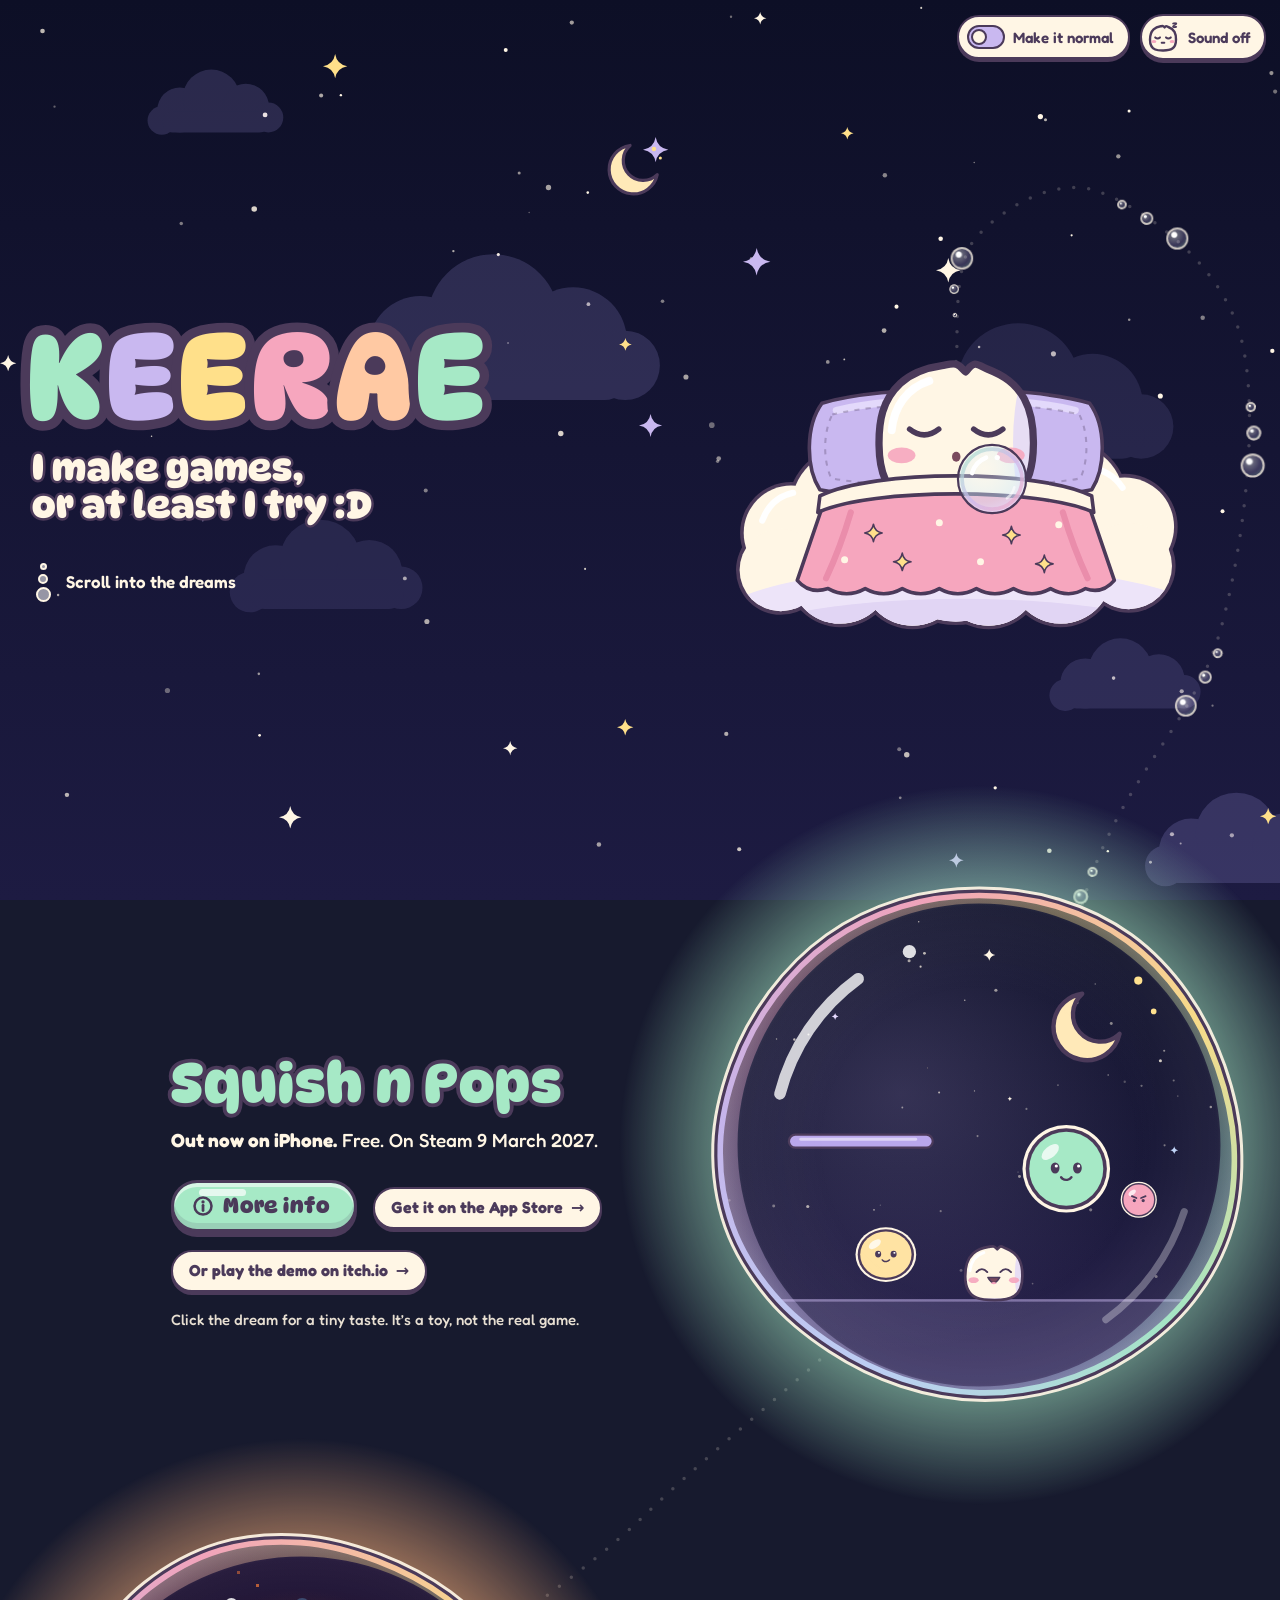
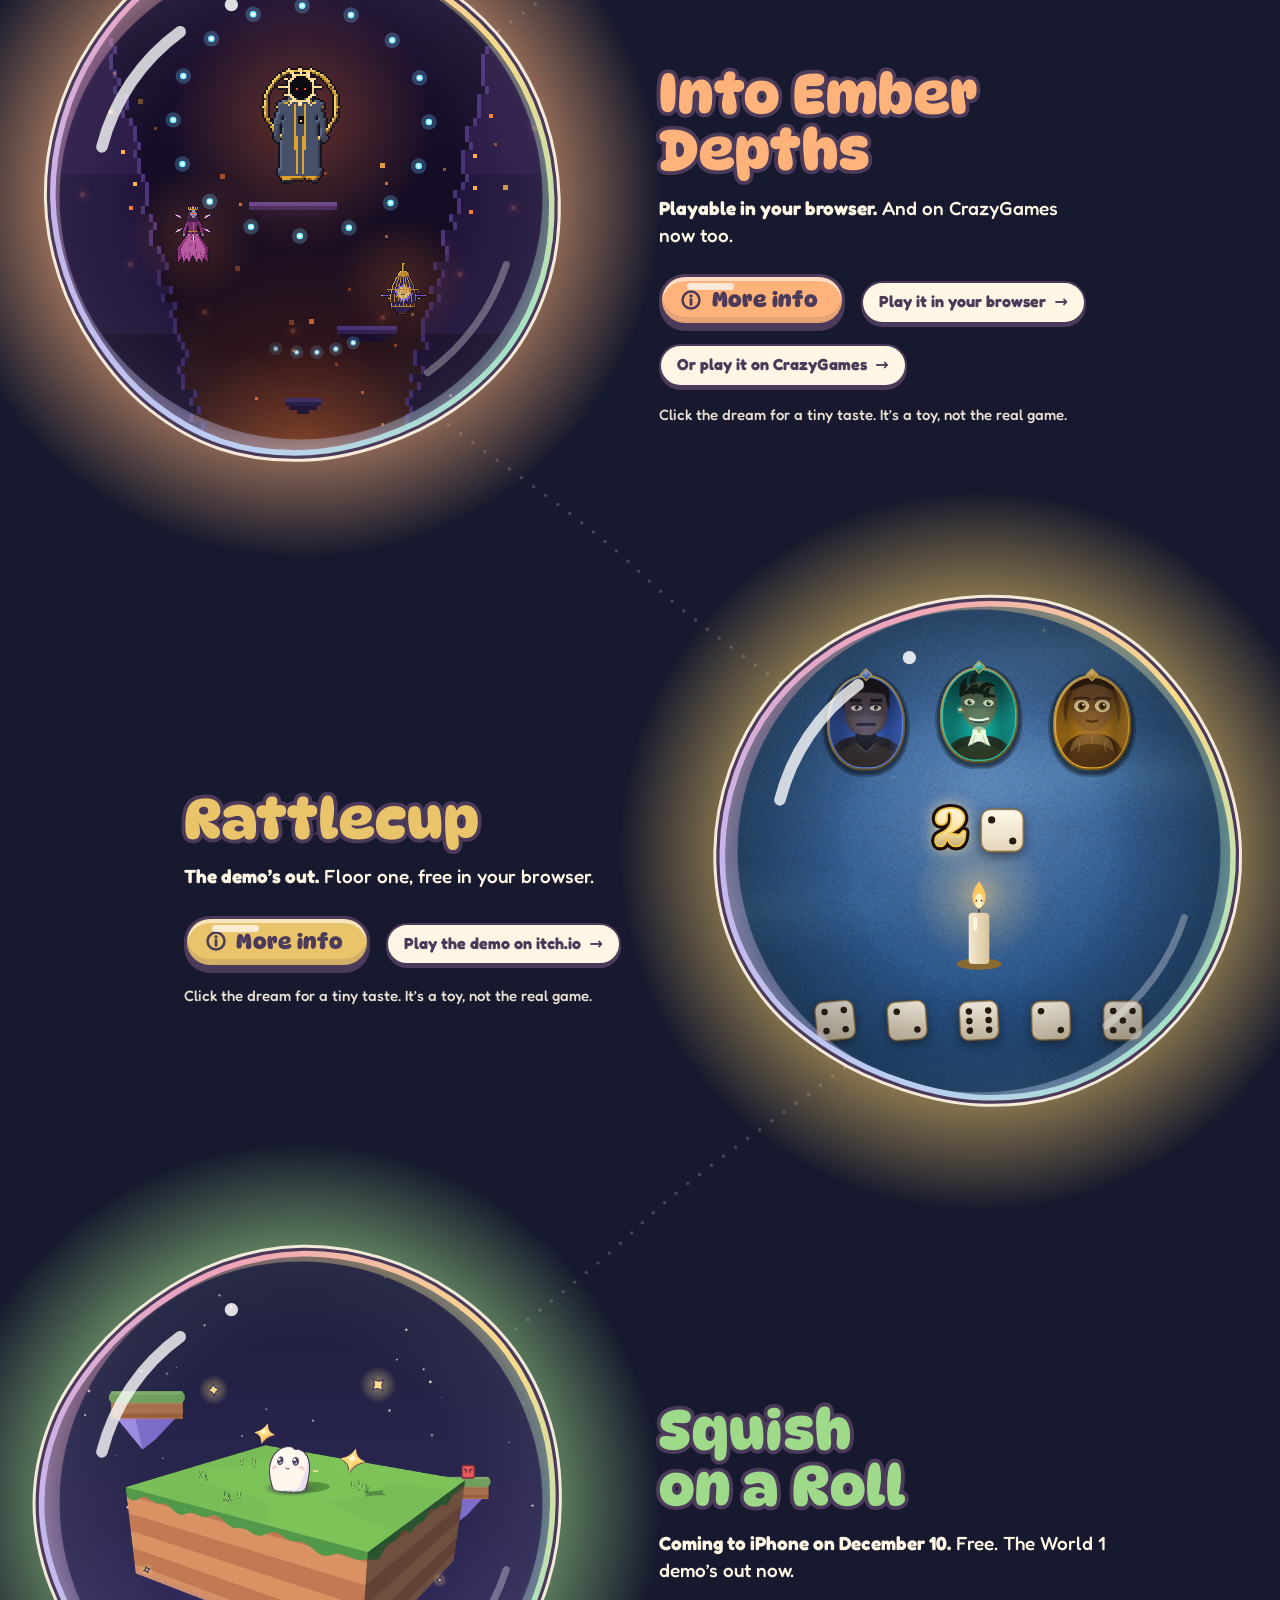
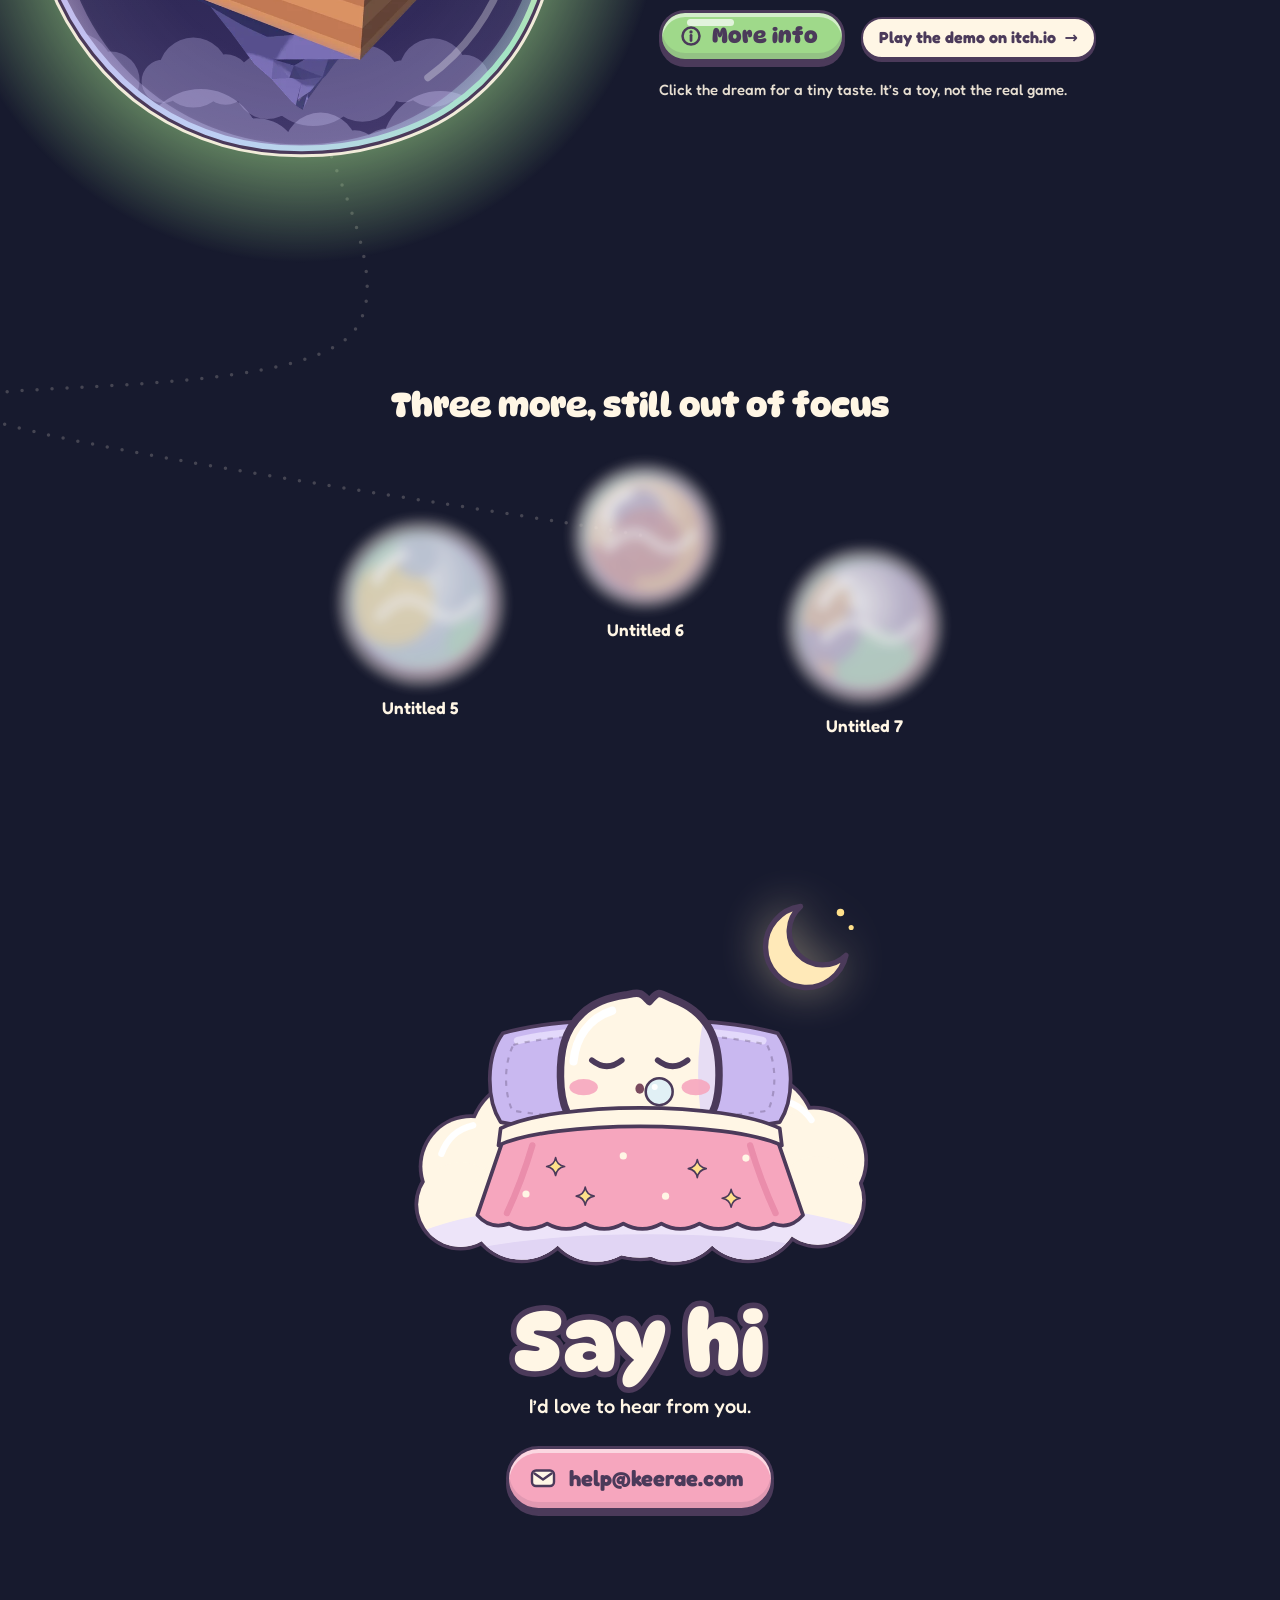
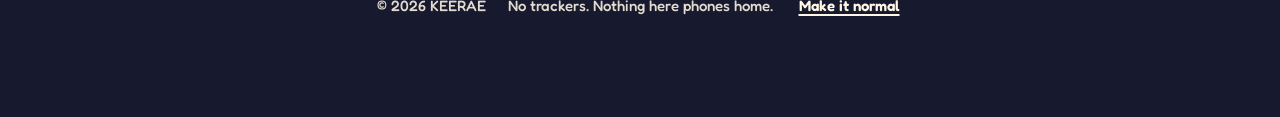
<file: index.html>
<!doctype html>
<html lang="en" class="no-js" data-mode="normal">
<head>
<meta charset="utf-8">
<meta name="viewport" content="width=device-width, initial-scale=1, viewport-fit=cover">
<title>KEERAE. I make games.</title>
<meta name="description" content="I make games, or at least I try. Seven going at once. Four you can poke right here, three still asleep. The code, the art and the music, all mine.">
<link rel="canonical" href="https://keerae.com/">
<meta property="og:type" content="website">
<meta property="og:url" content="https://keerae.com/">
<meta property="og:site_name" content="KEERAE">
<meta property="og:title" content="KEERAE. I make games.">
<meta property="og:description" content="Seven going at once. The code, the art and the music, all mine.">
<meta property="og:image" content="https://keerae.com/img/share.png?v=2">
<meta property="og:image:width" content="1200">
<meta property="og:image:height" content="630">
<meta property="og:image:alt" content="KEERAE. I make games, or at least I try :D. Squish the marshmallow is fast asleep on a cloud under a pink blanket, blowing a sleep bubble.">
<meta name="twitter:card" content="summary_large_image">
<meta name="twitter:title" content="KEERAE. I make games.">
<meta name="twitter:description" content="Seven going at once. The code, the art and the music, all mine.">
<meta name="twitter:image" content="https://keerae.com/img/share.png?v=2">
<meta name="twitter:image:alt" content="KEERAE. I make games, or at least I try :D. Squish the marshmallow is fast asleep on a cloud under a pink blanket, blowing a sleep bubble.">
<meta name="theme-color" content="#D7C7F4" id="theme-color">
<link rel="icon" href="favicon.svg?v=2" type="image/svg+xml">
<link rel="apple-touch-icon" href="apple-touch-icon.png?v=2">
<link rel="preload" href="fonts/dynapuff.woff2" as="font" type="font/woff2" crossorigin>
<link rel="preload" href="fonts/fredoka.woff2" as="font" type="font/woff2" crossorigin>
<link rel="stylesheet" href="kit/kit.css?v=2026-11-17a">
<script src="kit/kit.js?v=2026-11-17a"></script>
<script src="kit/toys.js?v=2026-11-17a"></script>
<style>
/* ===================================================================
   Dream Bubbles. Squish is asleep up top, and every game is a dream
   floating out of its head. Scroll down through the dreams. Tap one and
   it pops into a tiny toy of that game; More info opens the game's part
   of the plain page. At the bottom, Squish wakes up and says hi.
   =================================================================== */
@property --rim { syntax: "<angle>"; inherits: false; initial-value: 0deg; }

.world {
  --ink: var(--plum);
  --ink-2: rgba(75, 58, 90, .86);
  --D: clamp(520px, 42vw, 640px);
  --wrap: min(1240px, calc(100% - 64px));
  position: relative; color: var(--ink); overflow-x: clip;
}
:root[data-time="night"] .world { --ink: var(--cream); --ink-2: rgba(255, 246, 229, .88); }

/* ------------------------------------------------------- the dream sky */
.sky, .stars, .drift { position: fixed; inset: 0; pointer-events: none; }
.sky { z-index: 0; background: #DCCDF6; }
.sky i { position: absolute; inset: 0; opacity: 0; will-change: opacity; }
.sky i:first-child { opacity: 1; }
.sky i:nth-child(1) { background: linear-gradient(180deg, #D7C7F4 0%, #EDE3FA 100%); }
.sky i:nth-child(2) { background: linear-gradient(180deg, #E2CFF4 0%, #F7DBEA 100%); }
.sky i:nth-child(3) { background: linear-gradient(180deg, #F8D2E1 0%, #FFDFD0 100%); }
.sky i:nth-child(4) { background: linear-gradient(180deg, #FFDCC6 0%, #FFEACB 100%); }
.sky i:nth-child(5) { background: linear-gradient(180deg, #CDEEDF 0%, #DCE6FA 100%); }
.sky i:nth-child(6) { background: linear-gradient(180deg, #D9D8F6 0%, #EEE2F8 100%); }
.sky i:nth-child(7) { background: linear-gradient(180deg, #FFE5BF 0%, #FFF3DC 100%); }
:root[data-time="night"] .sky { background: #0E1027; }
:root[data-time="night"] .sky i:nth-child(1) { background: linear-gradient(180deg, #0D0F26 0%, #1D1B42 100%); }
:root[data-time="night"] .sky i:nth-child(2) { background: linear-gradient(180deg, #10132B 0%, #23204B 100%); }
:root[data-time="night"] .sky i:nth-child(3) { background: linear-gradient(180deg, #170F2B 0%, #2D1C48 100%); }
:root[data-time="night"] .sky i:nth-child(4) { background: linear-gradient(180deg, #1A1330 0%, #31223F 100%); }
:root[data-time="night"] .sky i:nth-child(5) { background: linear-gradient(180deg, #0E1934 0%, #1E2B52 100%); }
:root[data-time="night"] .sky i:nth-child(6) { background: linear-gradient(180deg, #12142F 0%, #28224F 100%); }
:root[data-time="night"] .sky i:nth-child(7) { background: linear-gradient(180deg, #1C1944 0%, #3A2C63 100%); }

.stars { z-index: 0; display: none; }
:root[data-time="night"] .stars { display: block; }
.stars svg { width: 100%; height: 100%; display: block; fill: #FFF6E5; }
.stars .tw { animation: k-tw 4.2s ease-in-out infinite; }
@keyframes k-tw { 0%, 100% { opacity: .25; } 50% { opacity: 1; } }

.drift { z-index: 0; overflow: hidden; }
.cloud { position: absolute; left: 0; opacity: var(--op, .7); transform: translateX(var(--x, 20vw)); animation: cloud-drift 140s linear infinite; }
.cloud svg { display: block; width: 100%; height: auto; fill: #fff; }
:root[data-time="night"] .cloud { opacity: calc(var(--op, .7) * .28); }
:root[data-time="night"] .cloud svg { fill: #9C93DD; }
@keyframes cloud-drift { from { transform: translateX(-38vw); } to { transform: translateX(104vw); } }
.sparks { position: absolute; left: 0; top: 0; width: 100%; height: 200%; will-change: transform; }
.spk { position: absolute; display: block; overflow: visible; animation: twinkle 4s ease-in-out infinite; }
.spk path { fill: #fff; stroke: rgba(75, 58, 90, .4); stroke-width: 1.3; vector-effect: non-scaling-stroke; }
.spk.t1 path { fill: #FFE9A8; }
.spk.t2 path { fill: #FFE4EF; }
:root[data-time="night"] .spk path { fill: #FFF6E5; stroke: none; }
:root[data-time="night"] .spk.t1 path { fill: #FFE08A; }
:root[data-time="night"] .spk.t2 path { fill: #C9B8F0; }
@keyframes twinkle { 0%, 100% { transform: scale(.3) rotate(0deg); opacity: .2; } 50% { transform: scale(1) rotate(30deg); opacity: 1; } }

/* ------------------------------------------- the trail of dream bubbles */
.trail { position: absolute; left: 0; top: 0; width: 100%; height: 0; z-index: 1; pointer-events: none; overflow: hidden; }
.trail svg { position: absolute; left: 0; top: 0; overflow: visible; }
.trail path { fill: none; stroke: rgba(75, 58, 90, .2); stroke-width: 3.5; stroke-linecap: round; stroke-dasharray: 0 15; }
:root[data-time="night"] .trail path { stroke: rgba(255, 246, 229, .2); }
.tb {
  position: absolute; left: 0; top: 0; border-radius: 50%; will-change: transform;
  border: 2px solid rgba(75, 58, 90, .72);
  background: radial-gradient(circle at 33% 30%, #fff 0 13%, rgba(255, 255, 255, .55) 21%, rgba(201, 184, 240, .3) 58%, rgba(166, 233, 198, .5) 100%);
}
:root[data-time="night"] .tb { border-color: rgba(255, 246, 229, .72); background: radial-gradient(circle at 33% 30%, #fff 0 13%, rgba(255, 255, 255, .35) 21%, rgba(201, 184, 240, .22) 58%, rgba(166, 233, 198, .38) 100%); }

/* ---------------------------------------------------------------- hero */
.hero, .dreams, .sealed, .wake, .foot { position: relative; z-index: 2; }
.hero {
  width: var(--wrap); margin: 0 auto; min-height: max(680px, 100svh);
  display: grid; grid-template-columns: minmax(0, 1.04fr) minmax(0, 1fr);
  grid-template-areas: "title bed" "hint bed"; align-content: center; column-gap: 24px;
  padding: 104px 0 84px;
}
.hero-title { grid-area: title; align-self: end; will-change: transform; }
.title-float { animation: t-float 8s var(--floaty) infinite; }
.head-float { animation: t-float 9.5s var(--floaty) -3.2s infinite; }
@keyframes t-float { 0%, 100% { transform: translate3d(0, 0, 0) rotate(-.5deg); } 50% { transform: translate3d(0, -9px, 0) rotate(.6deg); } }
.hero h1 { font-size: clamp(64px, 9.3vw, 148px); margin: 0 0 0 -.04em; }
.headline { font-size: clamp(25px, 2.85vw, 44px); margin: .38em 0 0; }
.scroll-hint {
  grid-area: hint; align-self: start; display: inline-flex; align-items: center; gap: 12px;
  margin: 38px 0 0; font: 600 17px/1.2 var(--ui); color: var(--ink);
}
.hint-bub { position: relative; width: 22px; height: 40px; flex: none; }
.hint-bub i { position: absolute; left: 50%; border-radius: 50%; border: 2px solid currentColor; background: rgba(255, 255, 255, .55); animation: hint-fall 2.4s var(--floaty) infinite; }
.hint-bub i:nth-child(1) { width: 7px; height: 7px; margin-left: -3.5px; top: 0; }
.hint-bub i:nth-child(2) { width: 10px; height: 10px; margin-left: -5px; top: 11px; animation-delay: .25s; }
.hint-bub i:nth-child(3) { width: 15px; height: 15px; margin-left: -7.5px; top: 24px; animation-delay: .5s; }
@keyframes hint-fall { 0%, 100% { transform: translateY(-3px); opacity: .55; } 50% { transform: translateY(4px); opacity: 1; } }
.hero-bed { grid-area: bed; display: flex; justify-content: center; align-items: center; }
.bed-float { animation: bed-bob 7.5s var(--floaty) infinite; }
@keyframes bed-bob { 0%, 100% { transform: translate3d(0, 0, 0); } 50% { transform: translate3d(0, -11px, 0); } }
.hero-moon { position: absolute; display: none; left: 47%; top: 15%; width: 64px; height: 64px; overflow: visible; }
:root[data-time="night"] .hero-moon { display: block; }

/* the bed: a cloud, a pillow, Squish, a blanket */
.bed { position: relative; width: clamp(340px, 37vw, 540px); aspect-ratio: 460 / 330; }
.bed-back, .bed-front { position: absolute; inset: 0; width: 100%; height: 100%; overflow: visible; pointer-events: none; }
.bed-back { z-index: 1; }
.sq-wrap { position: absolute; z-index: 2; left: 30.31%; top: 17.38%; width: 39.37%; transform-origin: 50% 100%; }
.sq-wrap .k-squish { width: 100%; height: auto; color: var(--plum); }
:root[data-time="night"] .sq-wrap .k-squish { color: var(--cream); }
.bed-front { z-index: 3; }
.bed--hero .sq-nose { display: none; }
.sleep-bubble {
  position: absolute; z-index: 4; left: 49.87%; top: 44.6%; width: 15.65%; aspect-ratio: 1;
  padding: 0; border: 0; background: none; border-radius: 50%; pointer-events: none;
}
.sleep-bubble svg { display: block; width: 100%; height: 100%; overflow: visible; transform-origin: 6.7% 25%; animation: sb-breathe 9.2s var(--floaty) infinite; }
.sleep-bubble .sb-hit { pointer-events: all; cursor: pointer; }
.sleep-bubble.popped svg { animation: none; transform: scale(0); opacity: 0; }
.sleep-bubble.popped .sb-hit { pointer-events: none; }
.sleep-bubble:focus-visible { outline-offset: 2px; border-radius: 50%; }
@keyframes sb-breathe { 0%, 100% { transform: scale(.2); } 46%, 54% { transform: scale(1); } }

/* ----------------------------------------------------------- the dreams */
.dreams { width: var(--wrap); margin: 0 auto; padding: 24px 0 0; }
.dream { display: grid; grid-template-columns: var(--D) minmax(0, 1fr); column-gap: clamp(56px, 7vw, 120px); align-items: center; }
.dream + .dream { margin-top: clamp(70px, 9vw, 150px); }
.dream--flip { grid-template-columns: minmax(0, 1fr) var(--D); }
.dream--flip .dream-wrap { order: 2; }
.dream--flip .dream-text { justify-self: end; }
.dream-wrap { position: relative; width: var(--D); will-change: transform; }
.dream-float { animation: dream-bob 8.4s var(--floaty) infinite; }
.dream.is-popped .dream-float, .dream.is-bursting .dream-float { animation-play-state: paused; }
@keyframes dream-bob { 0%, 100% { transform: translate3d(0, 0, 0); } 30% { transform: translate3d(5px, -9px, 0); } 65% { transform: translate3d(-4px, -14px, 0); } }
.dream-stage { position: relative; width: 100%; aspect-ratio: 1; }
.dream-bubble { position: absolute; inset: 0; transition: transform .8s var(--squishy), opacity .3s ease-out; }
.dream-bubble canvas { position: absolute; display: block; pointer-events: none; }
.dream-bubble::before { content: ""; position: absolute; inset: -17%; border-radius: 50%; pointer-events: none; background: radial-gradient(circle closest-side, var(--glow) 0, var(--glow) 69%, transparent 100%); }
.dream.is-bursting .dream-bubble { transform: scale(1.05, .96); transition: transform .1s ease-out; }
.dream.is-popped .dream-bubble { opacity: 0; transform: scale(1.16); transition: transform .2s ease-out, opacity .16s ease-out; }
.dream.is-reform .dream-bubble { opacity: 0; transform: scale(.2); transition: none; }

/* the dream, running: a soft, very round frame where the bubble was */
.dream-frame {
  position: absolute; left: -2%; right: -2%; top: 50%; height: clamp(260px, 64%, 420px);
  padding: 7px; border-radius: 56px;
  background: conic-gradient(from var(--rim), #A6E9C6, #BFD3F7, #C9B8F0, #F6A6BE, #FFE08A, #A6E9C6);
  box-shadow: 0 0 0 3px var(--plum), 0 0 0 7px rgba(255, 246, 229, .85), 0 20px 80px 12px var(--glow);
  opacity: 0; visibility: hidden; transform: translateY(-50%) scale(.8);
  transition: opacity .3s ease-in, transform .4s ease-in, visibility 0s linear .4s;
}
.dream.is-popped .dream-frame {
  opacity: 1; visibility: visible; transform: translateY(-50%) scale(1);
  transition: opacity .3s ease-out .05s, transform .7s var(--squishy) .05s, visibility 0s;
  animation: rim-turn 7s linear infinite;
}
@keyframes rim-turn { to { --rim: 360deg; } }
.dream-toy { position: relative; width: 100%; height: 100%; border-radius: 49px; overflow: hidden; background: var(--deep); }
.dream[data-game="rollaway"] .dream-toy { background: #AFC8F5; }
:root[data-time="night"] .dream[data-game="rollaway"] .dream-toy { background: #1B1E3A; }
.dream-toy::after { content: ""; position: absolute; inset: 0; z-index: 3; border-radius: inherit; pointer-events: none; box-shadow: inset 0 0 28px 6px rgba(255, 255, 255, .2), inset 0 0 0 2px rgba(75, 58, 90, .45); }
.toy-ghost { position: absolute; inset: 0; z-index: 2; width: 100%; height: 100%; pointer-events: none; }

.dream-text { position: relative; max-width: 450px; }
.dream-name { margin: 0 0 16px; font-size: clamp(42px, 4.3vw, 64px); color: var(--c); text-wrap: balance; }
.dream-status { margin: 0 0 26px; font-size: 19px; line-height: 1.42; color: var(--ink); max-width: 25em; text-wrap: pretty; }
.dream-act { display: flex; flex-wrap: wrap; align-items: center; gap: 14px 16px; }
.dream-hint { margin: 18px 0 0; max-width: 30em; font-size: 15px; color: var(--ink); opacity: .9; }

/* a found secret: a little gold star on the dream's rim */
.dream-star { position: absolute; z-index: 3; right: 9.5%; top: 9.5%; width: 13%; aspect-ratio: 1; pointer-events: none; transition: opacity .2s; }
.dream-star svg { display: block; width: 100%; height: 100%; overflow: visible; fill: #FFD45E; stroke: var(--plum); stroke-width: 1.7; stroke-linejoin: round; filter: drop-shadow(0 0 10px rgba(255, 214, 110, .75)); animation: star-twinkle 3.6s var(--floaty) infinite; }
.dream-star.is-new svg { animation: star-pop .8s var(--squishy) both, star-twinkle 3.6s var(--floaty) .8s infinite; }
.dream.is-bursting .dream-star, .dream.is-popped .dream-star { opacity: 0; }
@keyframes star-twinkle { 0%, 100% { transform: rotate(-8deg) scale(1); } 50% { transform: rotate(8deg) scale(1.08); } }
@keyframes star-pop { from { transform: scale(0) rotate(-120deg); } to { transform: scale(1) rotate(0); } }
.sq-hat { transform-box: fill-box; transform-origin: 50% 100%; }
.sq-hat.is-new { animation: hat-pop .7s var(--squishy) both; }
@keyframes hat-pop { from { transform: translateY(-30px) scale(0); } to { transform: none; } }
@media (prefers-reduced-motion: reduce) { .dream-star svg, .dream-star.is-new svg, .sq-hat.is-new { animation: none; } }

/* the bubble itself is the button that pops it */
.dream-try { position: absolute; z-index: 2; inset: 2.25%; margin: 0; padding: 0; border: 0; border-radius: 50%; background: none; cursor: pointer; -webkit-tap-highlight-color: transparent; }
.dream-try:focus-visible { outline: 3px solid var(--ink); outline-offset: 8px; border-radius: 50%; }
.dream.is-bursting .dream-try, .dream.is-popped .dream-try { visibility: hidden; }
.dream-close {
  position: absolute; z-index: 6; top: -15px; right: -15px; display: grid; place-items: center;
  width: 46px; height: 46px; margin: 0; padding: 0; border: 3px solid var(--plum); border-radius: 50%;
  background: var(--cream); color: var(--plum); box-shadow: 0 3px 0 var(--plum); cursor: pointer;
  transition: transform .45s var(--squishy);
}
.dream-close svg { width: 20px; height: 20px; }
.dream-close:hover { transform: scale(1.08) rotate(8deg); }
.dream-close:active { transform: translateY(2px) scale(.92); transition-duration: .08s; }
.dream-close:focus-visible { outline: 3px solid var(--ink); outline-offset: 3px; border-radius: 50%; }

/* burst bits */
.drop { position: absolute; z-index: 6; border-radius: 50%; pointer-events: none; border: 2px solid var(--plum); background: radial-gradient(circle at 34% 30%, #fff 0 22%, var(--dc) 62%); }
.shimmer { position: absolute; z-index: 5; border-radius: 50%; pointer-events: none;
  background: conic-gradient(from 30deg, #A6E9C6, #BFD3F7, #C9B8F0, #F6A6BE, #FFE08A, #A6E9C6);
  -webkit-mask: radial-gradient(closest-side, transparent calc(100% - 12px), #000 calc(100% - 11px), #000 calc(100% - 2px), transparent 100%);
  mask: radial-gradient(closest-side, transparent calc(100% - 12px), #000 calc(100% - 11px), #000 calc(100% - 2px), transparent 100%); }
.spk-pop { position: absolute; z-index: 7; pointer-events: none; overflow: visible; }
.spk-pop path { fill: #FFF6E5; stroke: var(--plum); stroke-width: 1.6; stroke-linejoin: round; }

/* ------------------------------------------------- the sealed, blurry dreams */
.sealed { width: var(--wrap); margin: 0 auto; padding: clamp(110px, 13vw, 190px) 0 20px; text-align: center; }
.sealed-h { margin: 0 0 30px; font: 700 clamp(25px, 2.6vw, 34px)/1.15 var(--display); color: var(--ink); text-wrap: balance; }
.fuzz { display: flex; justify-content: center; align-items: flex-start; gap: clamp(8px, 4vw, 54px); }
.fz { animation: fz-drift 9s var(--floaty) infinite; }
.fz:nth-child(1) { margin-top: 56px; animation-duration: 10.5s; }
.fz:nth-child(2) { animation-delay: -3s; }
.fz:nth-child(3) { margin-top: 84px; animation-duration: 11.5s; animation-delay: -6s; }
@keyframes fz-drift { 0%, 100% { transform: translate3d(0, 0, 0); } 33% { transform: translate3d(6px, -10px, 0); } 66% { transform: translate3d(-6px, -4px, 0); } }
.fuzzy {
  display: flex; flex-direction: column; align-items: center; gap: 12px; padding: 8px 8px 10px;
  border: 0; border-radius: 28px; background: none; color: var(--ink); cursor: pointer;
}
.fuzzy-art { display: block; width: var(--s); height: var(--s); filter: blur(6px) saturate(.45); opacity: .9; transition: filter .5s ease, opacity .5s ease; }
.fuzzy-art svg { display: block; width: 100%; height: 100%; overflow: visible; }
.fuzzy:hover .fuzzy-art { filter: blur(4px) saturate(.6); }
.fuzzy.is-focus .fuzzy-art { filter: blur(1.4px) saturate(.85); opacity: 1; transition-duration: .35s; }
.fuzzy-name { font: 600 17px/1 var(--ui); }

/* --------------------------------------------------------- waking up */
.wake { width: var(--wrap); margin: 0 auto; padding: clamp(110px, 12vw, 180px) 0 0; text-align: center; }
.wake-scene { position: relative; width: clamp(320px, 38vw, 500px); margin: 0 auto; }
.wake-scene .bed { width: 100%; }
.sun { position: absolute; z-index: 0; left: 3%; top: -9%; width: 27%; aspect-ratio: 1; }
.sun::before { content: ""; position: absolute; inset: -42%; border-radius: 50%; background: repeating-conic-gradient(from 0deg, rgba(255, 224, 138, .55) 0deg 9deg, rgba(255, 224, 138, 0) 9deg 30deg); -webkit-mask: radial-gradient(closest-side, transparent 52%, #000 56%, transparent 98%); mask: radial-gradient(closest-side, transparent 52%, #000 56%, transparent 98%); animation: sun-turn 60s linear infinite; }
.sun::after { content: ""; position: absolute; inset: 0; border-radius: 50%; background: radial-gradient(circle at 38% 34%, #FFF4C9 0 24%, #FFE08A 58%, #FFD26A 100%); border: 3px solid var(--plum); box-shadow: 0 0 60px 18px rgba(255, 224, 138, .6); }
@keyframes sun-turn { to { transform: rotate(360deg); } }
.wake-moon { position: absolute; z-index: 0; display: none; right: 4%; top: -8%; width: 22%; height: auto; overflow: visible; filter: drop-shadow(0 0 22px rgba(255, 233, 184, .45)); }
:root[data-time="night"] .sun { display: none; }
:root[data-time="night"] .wake-moon { display: block; }
.wake-scene .bed { z-index: 1; }
.bed--wake .sq-wrap { transition: transform .8s var(--squishy); }
.bed--wake.is-stir .sq-wrap { animation: stir .45s ease-in-out 2; }
.bed--wake.is-up .sq-wrap { transform: translateY(-7%); }
.bed--wake.is-up.is-stretch .sq-wrap { transform: translateY(-9%) scale(.92, 1.1); transition-duration: .95s; }
.bed--wake .blanket-g { transition: transform .9s var(--squishy); }
.bed--wake.is-up .blanket-g { transform: translateY(8px) rotate(1deg); }
@keyframes stir { 0%, 100% { transform: rotate(0); } 30% { transform: rotate(-4deg); } 70% { transform: rotate(4deg); } }
.hi-h { margin: 34px 0 8px; font-size: clamp(54px, 6.4vw, 92px); }
.hi-sub { margin: 0 0 26px; font: 500 20px/1.4 var(--ui); color: var(--ink); }
.hi-mail {
  display: inline-flex; align-items: center; gap: 12px; padding: 15px 28px 16px 20px;
  font: 700 22px/1 var(--ui); color: var(--plum); text-decoration: none;
  background: var(--pink); border: 3px solid var(--plum); border-radius: 999px;
  box-shadow: 0 5px 0 var(--plum), inset 0 -6px 0 rgba(75, 58, 90, .12), inset 0 4px 0 rgba(255, 255, 255, .55);
  transition: transform .45s var(--squishy), box-shadow .2s;
}
.hi-mail svg { width: 28px; height: 28px; flex: none; }
.hi-mail:hover { transform: translateY(-2px) scale(1.04, .97); }
.hi-mail:active { transform: translateY(4px) scale(1.08, .88); box-shadow: 0 1px 0 var(--plum); transition-duration: .08s; }
.hi-mail:focus-visible { outline-offset: 5px; border-radius: 999px; }

.dream-link { display: inline-flex; align-items: center; gap: 8px; max-width: 100%; margin-top: 4px; padding: 9px 16px 10px; border-radius: 999px;
  font: 700 16px/1.2 var(--ui); color: var(--plum); text-decoration: none; background: var(--cream); border: 2.5px solid var(--plum); box-shadow: 0 3px 0 var(--plum); transition: transform .45s var(--squishy); }
.dream-link::after { content: "\2192"; }
.dream-link:hover { transform: translateY(-1px) scale(1.03); }
.dream-link:active { transform: translateY(2px) scale(1.05, .92); transition-duration: .08s; }
.dream-link:focus-visible { outline-offset: 4px; border-radius: 999px; }
.foot { display: flex; flex-wrap: wrap; justify-content: center; align-items: center; gap: 6px 22px; width: var(--wrap); margin: 0 auto; padding: 80px 0 96px; font: 500 15px/1.4 var(--ui); color: var(--ink-2); }
.foot-normal { padding: 6px 4px; border: 0; background: none; color: var(--ink); font: 600 15px/1.2 var(--ui); text-decoration: underline; text-decoration-thickness: 2px; text-underline-offset: 3px; cursor: pointer; }
.foot-normal:hover { text-decoration-color: var(--pink); }

/* ------------------------------------------------ smaller screens */
@media (max-width: 999px) {
  .world { --D: min(86vw, 560px); --wrap: calc(100% - 32px); }
  .hero { grid-template-columns: minmax(0, 1fr); grid-template-areas: "title" "bed" "hint"; justify-items: center; text-align: center; min-height: max(640px, 92svh); padding: 92px 0 40px; }
  .hero-title { align-self: auto; }
  .headline { margin-left: auto; margin-right: auto; max-width: 12em; }
  .hero-bed { margin-top: 26px; }
  .bed { width: min(92vw, 420px); }
  .scroll-hint { margin-top: 18px; }
  .hero-moon { left: 6%; top: 11%; width: 46px; height: 46px; }
  .dream, .dream--flip { grid-template-columns: minmax(0, 1fr); justify-items: center; }
  .dream--flip .dream-wrap { order: 0; }
  .dream--flip .dream-text, .dream-text { justify-self: center; text-align: center; max-width: min(76vw, 460px); margin-top: 30px; }
  .dream-status { margin-left: auto; margin-right: auto; }
  .dream-act { justify-content: center; }
  .dream-hint { margin-left: auto; margin-right: auto; }
  .wake-scene { width: min(88vw, 440px); }
}
@media (max-width: 640px) {
  .hero h1 { font-size: 66px; }
  .headline { font-size: 26px; }
  .dream-name { font-size: 38px; margin-bottom: 12px; }
  .dream-status { font-size: 16px; margin-bottom: 20px; }
  .dream-frame { left: 0; right: 0; height: 272px; border-radius: 40px; padding: 6px; }
  .dream-toy { border-radius: 34px; }
  .sealed-h { font-size: 24px; }
  .fuzzy-name { font-size: 15px; }
  .fuzzy { padding: 6px 4px 8px; }
  .hi-h { font-size: 52px; }
  .hi-sub { font-size: 18px; }
  .hi-mail { font-size: 19px; padding: 13px 22px 14px 16px; }
  .foot { flex-direction: column; padding-bottom: 104px; }
}

/* No drifting, no morphing. The pop is a plain fade. */
@media (prefers-reduced-motion: reduce) {
  .world .dream-bubble, .world .dream-frame { transform: translateY(0) !important; transition-property: opacity !important; transition-duration: .35s !important; }
  .world .dream-frame { transform: translateY(-50%) !important; }
  .world .fuzzy-art { transition-duration: .3s !important; }
}
</style>
</head>
<body>
<div class="world k-nightfocus" id="world">
  <div id="ctl"></div>
  <div class="sky" aria-hidden="true"><i></i><i></i><i></i><i></i><i></i><i></i><i></i></div>
  <div class="stars" aria-hidden="true"></div>
  <div class="drift" aria-hidden="true"><div id="clouds"></div><div class="sparks" id="sparks"></div></div>
  <div class="trail" id="trail" aria-hidden="true"><svg id="trail-svg" width="0" height="0"><path id="trail-path" d="M0 0"/></svg></div>

  <header class="hero" id="hero">
    <svg class="hero-moon" id="hero-moon" viewBox="0 0 100 100" aria-hidden="true" focusable="false"></svg>
    <div class="hero-title" id="hero-title">
      <div class="title-float">
        <h1 class="k-wordmark k-bob" aria-label="KEERAE" data-k-start><span>K</span><span>E</span><span>E</span><span>R</span><span>A</span><span>E</span></h1>
      </div>
      <div class="head-float"><p class="k-puff headline" id="headline"></p></div>
    </div>
    <p class="scroll-hint"><span class="hint-bub" aria-hidden="true"><i></i><i></i><i></i></span>Scroll into the dreams</p>
    <div class="hero-bed">
      <div class="bed-float">
        <div class="bed bed--hero" id="bed"></div>
      </div>
    </div>
  </header>

  <div class="dreams" id="dreams"></div>

  <section class="sealed" aria-labelledby="sealed-h">
    <h2 class="sealed-h" id="sealed-h">Three more, still out of focus</h2>
    <div class="fuzz" id="fuzz"></div>
  </section>

  <section class="wake" id="wake" aria-labelledby="hi-h">
    <div class="wake-scene">
      <div class="sun" aria-hidden="true"></div>
      <svg class="wake-moon" id="wake-moon" viewBox="0 0 100 100" aria-hidden="true" focusable="false"></svg>
      <div class="bed bed--wake" id="wake-bed"></div>
    </div>
    <h2 class="k-puff hi-h" id="hi-h">Say hi</h2>
    <p class="hi-sub">I&rsquo;d love to hear from you.</p>
    <a class="hi-mail" id="hi-mail" href="mailto:help@keerae.com"><svg viewBox="0 0 28 28" aria-hidden="true" focusable="false"><rect x="3" y="6.5" width="22" height="15.5" rx="4" fill="#FFF6E5" stroke="#4B3A5A" stroke-width="2.4"/><path d="M5.5 9.5L14 15.5L22.5 9.5" fill="none" stroke="#4B3A5A" stroke-width="2.4" stroke-linecap="round" stroke-linejoin="round"/></svg><span id="hi-mail-t">help@keerae.com</span></a>
  </section>

  <footer class="foot">
    <span>&copy; <span id="yr">2026</span> KEERAE</span>
    <span>No trackers. Nothing here phones home.</span>
    <button type="button" class="foot-normal" id="foot-normal">Make it normal</button>
  </footer>
</div>
<!-- Normal mode. The same content as the weird page, laid out plainly. Shown with no scripts, and after "Make it normal". -->
<div id="normal">
  <header class="n-top">
    <div class="n-wrap">
      <span class="k-wordmark" aria-label="KEERAE"><span>K</span><span>E</span><span>E</span><span>R</span><span>A</span><span>E</span></span>
      <nav aria-label="Sections"><a href="#n-squish">Squish n Pops</a><a href="#n-ember">Into Ember Depths</a><a href="#n-rattlecup">Rattlecup</a><a href="#n-squish-on-a-roll">Squish on a Roll</a><a href="#n-hi">Say hi</a></nav>
      <button class="n-weird" type="button">Make it weird again</button>
    </div>
  </header>
  <main class="n-wrap">
    <section class="n-hero">
      <div>
        <h1>I make games, or at least I try :D</h1>
        <p>Seven of them going at once right now, on phones and desktops and in a browser. Four are far enough along that I&rsquo;m happy to put them in front of you, and one of those is out on iPhone now, with another coming on December 10. The other three really aren&rsquo;t, so I left them out.</p>
        <p>The bubble game and the bullet hell look nothing like each other, and that&rsquo;s deliberate. I&rsquo;d rather each game just look like itself.</p>
        <ul class="n-index">
          <li><a href="#n-squish" style="--c:#A6E9C6"><span class="dot"></span><span><span class="nm">Squish n Pops</span><span class="kd">Bubble-splitting arcade, 400 levels</span></span><span class="k-chip">On iPhone</span></a></li>
          <li><a href="#n-ember" style="--c:#FFB37A"><span class="dot"></span><span><span class="nm">Into Ember Depths</span><span class="kd">Online bullet-hell action RPG</span></span><span class="k-chip">Playable in browser</span></a></li>
          <li><a href="#n-rattlecup" style="--c:#E9C46A"><span class="dot"></span><span><span class="nm">Rattlecup</span><span class="kd">Liar&rsquo;s dice roguelike, phones and Steam</span></span><span class="k-chip">Free demo</span></a></li>
          <li><a href="#n-squish-on-a-roll" style="--c:#9FD98A"><span class="dot"></span><span><span class="nm">Squish on a Roll</span><span class="kd">3D tilt platformer, iOS and Android</span></span><span class="k-chip">Dec 10</span></a></li>
        </ul>
        <p style="margin-top:18px">Or skip all this and just say hi. <a href="mailto:help@keerae.com">help@keerae.com</a></p>
      </div>
      <div class="n-squish" aria-hidden="false"></div>
    </section>

    <section class="n-game" id="n-squish" style="--c:#A6E9C6">
      <div class="n-head"><h2>Squish n Pops</h2><span class="n-st"><b>Out now on iPhone.</b> Free. Coming to Steam on 9 March 2027.</span></div>
      <p>Hold your phone sideways. Tilt to steer, tap to fire. Every hit splits a bubble into two smaller ones, so a good shot basically hands you two new problems. Clear the screen and you&rsquo;re out.</p>
      <div class="n-callout"><b>It&rsquo;s out on iPhone. Free.</b><p>All 400 levels, and an ad only ever plays if you pick one to keep going. 1.2 is with Apple right now, and it&rsquo;s the biggest update yet. Got an Android phone? I need testers on Google Play for two weeks, so <a href="mailto:help@keerae.com?subject=Android%20tester">email me</a> and I&rsquo;ll add you. It&rsquo;s coming to Steam on 9 March 2027. And the free ten-level demo still runs right in your browser <a href="https://misterdinguz.itch.io/squish-n-pops">on itch.io</a>, with the SHOP, GOALS and the new modes already in it.</p><a class="n-mail n-play" href="https://apps.apple.com/app/squish-n-pops/id6822392757">Get it on the App Store</a></div>
      <div class="n-shots"><img src="img/squish-starfall.webp" width="1200" height="552" loading="lazy" alt="Squish n Pops level 25, STARFALL: a full moon over the mountains, two yellow bubbles and a crowd of small pink ones, and the marshmallow firing a wire of stars. Across the top, the score, COMBO x2, the level and the candy jar."></div>
      <p class="n-cap">This is STARFALL, the end of act one. Every pop spills candy into the jar up top. Fill it and you hit FEVER.</p>
      <div class="n-shots two"><img src="img/squish-fever.webp" width="800" height="370" loading="lazy" alt="FEVER: a rainbow wire shooting up through three yellow bubbles while confetti flies and the edges of the screen glow."><img src="img/squish-level-up.webp" width="800" height="370" loading="lazy" alt="LEVEL UP! over golden rays, with three stars for CLEAR, NO HITS and SHARP AIM, and a new wire trail unlocked."></div>
      <div class="n-body">
        <div>
          <p class="n-note">Nothing in this game ever speeds up. A bubble in level 200 moves at exactly the same speed as one in level 1, and each size always bounces back to the same height. All the difficulty is in how many there are, what they do, when they show up and how the room is shaped.</p>
          <p class="n-note">Last month I went all in on making every pop feel good. Combos get called out from NICE! all the way up to SQUISHTACULAR!, and every clear gives you stars and XP that unlock new looks. If that&rsquo;s too much, Relaxation mode in Settings takes it all back out.</p>
          <p class="n-note">1.2 is the big one. PLAY opens a map of all 400 levels, the candy you earn buys new flavours, hats and faces in the SHOP, and GOALS has missions, a stamp card and a bubble book. There&rsquo;s a daily level with a twist and ENDLESS waves, every act ends with a boss that has its own music, and a new move called SQUISH flattens your mallow so a low bubble sails right over.</p>
          <ul class="n-tags"><li>TypeScript</li><li>Phaser 3</li><li>Vite</li><li>Arcade Physics</li><li>Capacitor</li><li>Electron</li><li>Vitest</li></ul>
        </div>
        <dl>
          <div><dt>Campaign</dt><dd>400 levels across five acts, opening up one at a time.</dd></div>
          <div><dt>Vocabulary</dt><dd>Nineteen bubble traits, and they start stacking in the late acts. Plus eight powerups.</dd></div>
          <div><dt>Controls</dt><dd>Tilt, touch or keyboard. Whatever angle you&rsquo;re holding it at when you start becomes neutral, so you can play lying down.</dd></div>
          <div><dt>Co-op</dt><dd>Two phones over local Wi-Fi. Shared field, separate scores and lives.</dd></div>
          <div><dt>Looks</dt><dd>Pop colors, wire trails and menu skies to unlock as you level up. In 1.2 the SHOP adds flavours, hats and faces, bought with candy you earn.</dd></div>
          <div><dt>Next</dt><dd>1.2 on iPhone, Android once the testers are in, and Steam on 9 March 2027.</dd></div>
        </dl>
      </div>
    </section>

    <section class="n-game" id="n-ember" style="--c:#FFB37A">
      <div class="n-head"><h2>Into Ember Depths</h2><span class="n-st"><b>Playable in your browser.</b> Two big updates this month.</span></div>
      <p>An online bullet-hell action RPG on an island. The coast is easy, and it gets harder the higher you climb toward the volcano in the middle. Play the island long enough and four Titans wake up. Win the finale and the volcano opens the way down into the Descent, which doesn&rsquo;t end.</p>
      <div class="n-callout"><b>It&rsquo;s playable in your browser now.</b><p>Still in development, so expect it to change as I go. It&rsquo;s on <a href="https://www.crazygames.com/game/into-ember-depths">CrazyGames</a> now too, and it&rsquo;s all one server, so everybody plays together wherever they start.</p><a class="n-mail n-play" href="https://emberdepths.keerae.com/">Play it in your browser</a></div>
      <div class="n-shots pix"><img src="img/ember-bosses.png" width="632" height="481" loading="lazy" alt="All forty boss sprites from Into Ember Depths in five rows, each one its own pixel-art design, from a shipwreck on crab legs up top to four towering Titans in the second row."></div>
      <p class="n-cap">Every boss in the game. Up top, the island&rsquo;s seven. Then the four Titans, the Burning Monolith and the Walking Mountain&rsquo;s heart. Then the seven dungeon bosses, and twenty down in the Descent. All of them redrawn this fall at twice the size. Not a single palette swap.</p>
      <div class="n-body">
        <div>
          <p class="n-note">Pretty much everything got redone in October. The rings are gone, so now it&rsquo;s one island with rivers, lava, roads and waystones. Every region has its own foes, and every attack has a tell before it lands. There are live events like the Ember Tide and a mountain that walks, a dash and an ultimate for every class, and a town full of villagers who remember you.</p>
          <p class="n-note">Then November brought two more updates. There&rsquo;s a new opening, a last stand in the Caldera and then a walk up the shore to town. Every hero gets chapters, vows and feats that pay titles. Odval&rsquo;s Forge melts down, rerolls and even engraves your gear. You get your own room in the Lantern, with stones for your fallen heroes and trophies from your bosses, and other players can drop by. And you can plug in a controller now.</p>
          <ul class="n-tags"><li>Electron</li><li>Node.js</li><li>Canvas2D</li><li>ES modules</li><li>WebSockets</li><li>No build step</li></ul>
        </div>
        <dl>
          <div><dt>Bosses</dt><dd>40 of them, and no two are the same.</dd></div>
          <div><dt>Classes</dt><dd>8 you can play, all redrawn with real animation.</dd></div>
          <div><dt>Sprites</dt><dd>980 of them, all made for this game.</dd></div>
          <div><dt>Score</dt><dd>35 original tracks. <a href="#n-score">Have a listen below.</a></dd></div>
          <div><dt>Online</dt><dd>One server, with desktop and browser players on the same wire. The finale takes up to 30 at once.</dd></div>
        </dl>
      </div>
    </section>

    <section class="n-game" id="n-rattlecup" style="--c:#E9C46A">
      <div class="n-head"><h2>Rattlecup</h2><span class="n-st"><b>The demo&rsquo;s out.</b> Free in your browser. The full game is headed for iPhone, Android and Steam.</span></div>
      <p>A liar&rsquo;s dice roguelike. One rule does all the heavy lifting here. Are they telling the truth, or do I call them a liar? That question carries a whole run. Three floors of a crooked gambling house, your dice are your build, and every claim that misses gets paid out of your own health.</p>
      <div class="n-callout"><b>The demo&rsquo;s out on itch.io. Free.</b><p>All of floor one, with all four characters, right in your browser. The name&rsquo;s final now too. The full game is headed for iPhone, Android and Steam.</p><a class="n-mail n-play" href="https://misterdinguz.itch.io/rattlecup">Play the demo on itch.io</a></div>
      <div class="n-shots four">
        <img src="img/rattlecup-door.webp" width="390" height="847" loading="lazy" alt="Rattlecup&rsquo;s door: a face in a gold frame over navy velvet, two dice and a candle, the RATTLECUP wordmark, and NEW RUN, SEEDED RUN and MULTIPLAYER, with today&rsquo;s run at the bottom.">
        <img src="img/rattlecup-who.webp" width="390" height="847" loading="lazy" alt="Choosing who you play: the Gambler, luck and rerolls, who starts with Rabbit&rsquo;s Foot and a bag of ten dice, at House Edge 0, with the other three characters along the bottom.">
        <img src="img/rattlecup-bid.webp" width="390" height="847" loading="lazy" alt="A table on floor one: the Rock and the Mouse in their frames, the Mouse bidding three fives, your five dice, and the console set to bid four twos, with LIAR beside it.">
        <img src="img/rattlecup-call.webp" width="390" height="847" loading="lazy" alt="The call: you bid four twos, the Rock called LIAR and every cup is up. Four twos on the table, YOU WERE RIGHT, and the Rock loses 3 health.">
      </div>
      <p class="n-cap">Pretty much every screen got redrawn this month. That&rsquo;s the door, picking who you play, a table on floor one, and what happens when the Rock calls you a liar and you weren&rsquo;t lying.</p>
      <div class="n-body">
        <div>
          <p class="n-note">Special dice and charms run on one effect system. Tricks and table modifiers are basically just data. So a new item is usually a line in a file, not new code. The smarter opponents read a public tell ledger and price you into it, which is still my favourite thing in there.</p>
          <p class="n-note">There are four characters now. The Gambler, the Liar, the Reader and the Collector each start with a charm and a bag of ten dice of their own, and each one has ten levels of House Edge to beat, every level a new rule against you. There&rsquo;s a run of the day too, the same one for everybody.</p>
          <p class="n-note">And it got loud. Every bid slams down, LIAR! hits like a door, and the boxes burst open in rainbows and confetti. There&rsquo;s a full set of sound and music now too.</p>
          <ul class="n-tags"><li>Godot 4.7</li><li>GDScript</li><li>Deterministic core</li><li>Headless test suite</li></ul>
        </div>
        <dl>
          <div><dt>Run</dt><dd>Three floors, each one a map of tables, tough tables, events, the Shop, rests and boxes, then the floor&rsquo;s boss.</dd></div>
          <div><dt>Characters</dt><dd>Four, each with ten levels of House Edge.</dd></div>
          <div><dt>Dice</dt><dd>Over 50 dice, 26 charms and 14 tricks to find.</dd></div>
          <div><dt>Strongbox</dt><dd>One on every table you win. Tin, Silver or Gold, and they burst open.</dd></div>
          <div><dt>Opponents</dt><dd>Six AI personalities, plus bosses that bend the rules. The Pit Boss, the Auditor, the Blind King.</dd></div>
          <div><dt>Multiplayer</dt><dd>Two to six phones on the same Wi-Fi. No run, just the bar game, and whoever loses owes the table.</dd></div>
          <div><dt>Builds</dt><dd>Running on an iPhone and an Android phone since September. Now in the browser for the demo, and on desktop for Steam.</dd></div>
        </dl>
      </div>
    </section>

    <span id="n-rollaway" style="display:block"></span><!-- the working title, so links from before the name still land on it -->
    <section class="n-game" id="n-squish-on-a-roll" style="--c:#9FD98A">
      <div class="n-head"><h2>Squish on a Roll</h2><span class="n-st"><b>Coming to iPhone on December 10.</b> Free. Android after its test.</span></div>
      <p>A 3D platformer you play with your whole phone. Tilt it to roll Squish, flick it upward to jump. Every stage has a clock that starts the moment you move, so a faster run is always one more try away.</p>
      <div class="n-callout"><b>1.0 comes to the App Store on December 10. Free.</b><p>It&rsquo;s with Apple for review right now. Seven worlds, 67 stages and seven bosses, with four moves to find along the way. There&rsquo;s a daily challenge, Mirror mode, and a story told in pictures with two endings. An ad only plays if you pick one to get lives back. Android follows once its two weeks of testing on Google Play are done. Got an Android phone? I need testers on Google Play for two weeks, so <a href="mailto:help@keerae.com?subject=Squish%20on%20a%20Roll%20Android%20tester">email me</a> and I&rsquo;ll add you. Until then, the demo is still free on itch.io.</p><a class="n-mail n-play" href="https://misterdinguz.itch.io/squish-on-a-roll">Play the demo on itch.io</a></div>
      <div class="n-shots"><img src="img/rollaway-yeti-king.webp" width="1200" height="675" loading="lazy" alt="Squish on a Roll, the Yeti King&rsquo;s arena: Squish rolling across a frozen floor under a pink sky while the big white Yeti King stands by the far wall with stars spinning round his head. The clock reads 0:15.61, with three hearts top left and THE YETI KING at the bottom."></div>
      <p class="n-cap">The Yeti King, at the top of Frosty Peaks. Every world ends with a boss, and each one plays by its own rules.</p>
      <div class="n-shots two"><img src="img/rollaway-tiny-planets.webp" width="800" height="450" loading="lazy" alt="Squish on top of a tiny round planet ringed with orange spikes, with more little planets floating in a purple sky. The clock reads 0:21.36."><img src="img/rollaway-lantern-road.webp" width="800" height="450" loading="lazy" alt="Squish glowing on a dark stone road at night, lighting the tiles around him, with lanterns along the road and shadow critters waiting in the dark. The clock reads 0:10.81."></div>
      <div class="n-body">
        <div>
          <p class="n-note">It grew from one world to seven this fall. Each world adds its own thing. Sand you slide on, tides, snow that makes you bigger, a castle that moves on the beat, walls that turn into floors, and a dark world where your own light shows the way. Every stage still has a clock, splits and a ghost of your best run.</p>
          <p class="n-note">On iPhone there are 63 Game Center leaderboards, for the stages, the World Runs, the Remixes and the daily challenge.</p>
          <ul class="n-tags"><li>Godot 4.7</li><li>GDScript</li><li>iOS</li><li>Android</li><li>Game Center</li><li>Device sensors</li></ul>
        </div>
        <dl>
          <div><dt>Worlds</dt><dd>Seven, from Meadow Isles down to Below the Clouds. 67 stages, 12 of them secret.</dd></div>
          <div><dt>Moves</dt><dd>Slam, Glide, Magnet and Glow. Each one opens paths in the worlds you already played.</dd></div>
          <div><dt>Bosses</dt><dd>Seven, one at the end of every world.</dd></div>
          <div><dt>Speed</dt><dd>A clock from your first move, splits, a ghost of your best and stars for beating the times.</dd></div>
          <div><dt>Daily</dt><dd>One stage and one twist a day, the same for everyone. Missed days wait in the calendar.</dd></div>
          <div><dt>Next</dt><dd>The App Store on December 10, then Google Play once the test is done.</dd></div>
          <div><dt>Press</dt><dd><a href="squish-on-a-roll/press/">The press kit</a>: the icon, screenshots, clips and the facts in one place.</dd></div>
        </dl>
      </div>
    </section>

    <section class="n-game" id="n-hidden">
      <h2>Three more, hidden.</h2>
      <p>They&rsquo;ve grown up a bit since last time, and two have playable demos now. They&rsquo;re still not ready for you, so they stay hidden.</p>
      <div class="n-sealed"><button type="button">Untitled 5</button><button type="button">Untitled 6</button><button type="button">Untitled 7</button></div>
    </section>

    <section class="n-game" id="n-range">
      <h2 id="n-range-h">Yeah, it&rsquo;s all me.</h2>
      <p class="n-prose">Four codebases and two engines. Into Ember Depths doesn&rsquo;t even use an engine. Here&rsquo;s what each tool is actually doing.</p>
      <table aria-labelledby="n-range-h">
        <thead><tr><th scope="col">Tool</th><th scope="col">Where</th><th scope="col">What I&rsquo;d tell you</th></tr></thead>
        <tbody>
          <tr><th scope="row">TypeScript + Phaser 3</th><td>Squish n Pops</td><td>The game logic never touches the artwork directly, so I can swap out the sprite art without changing any game code.</td></tr>
          <tr><th scope="row">Capacitor</th><td>Squish n Pops</td><td>The same web game, wrapped as real iPhone and Android apps. The iPhone one&rsquo;s on the App Store now.</td></tr>
          <tr><th scope="row">Electron</th><td>Into Ember Depths, Squish n Pops</td><td>It wraps the same code as the browser build, so one codebase ships to both. For an action game that costs you bundle size and memory. I took the trade anyway.</td></tr>
          <tr><th scope="row">Canvas2D, no build step</th><td>Into Ember Depths</td><td>Plain ES modules, served exactly as they are. Nothing to compile means nothing sitting between making a change and seeing it.</td></tr>
          <tr><th scope="row">Node + WebSockets</th><td>Into Ember Depths</td><td>One server, and any mix of desktop and browser players on the same wire.</td></tr>
          <tr><th scope="row">Godot 4 + GDScript</th><td>Rattlecup, Squish on a Roll</td><td>Picked it for the scene and component model. Both games are on 4.7 now, and neither one moved until its whole test suite came back green.</td></tr>
          <tr><th scope="row">Headless test suites</th><td>All of them</td><td>The game rules all get tested without a renderer. That&rsquo;s the only reason I can make balance changes fast and still trust them.</td></tr>
        </tbody>
      </table>
    </section>

    <section class="n-game" id="n-score">
      <h2>I do the music too.</h2>
      <p class="n-prose">Thirty-five original tracks for Into Ember Depths, one for every region, dungeon and depth. Here are three, about 26 seconds each.</p>
      <div class="n-tracks">
        <div class="n-track"><button type="button" aria-pressed="false" data-src="audio/ember-overworld.mp3" aria-label="Play Greenlands"><svg class="ico-play" viewBox="0 0 16 16" aria-hidden="true"><path d="M4 2v12l10-6z" fill="currentColor"/></svg><svg class="ico-pause" viewBox="0 0 16 16" aria-hidden="true"><path d="M3 2h3.5v12H3zM9.5 2H13v12H9.5z" fill="currentColor"/></svg></button><span><b>Greenlands</b><span>The island. The first region past the beach.</span></span><span>0:26</span></div>
        <div class="n-track"><button type="button" aria-pressed="false" data-src="audio/ember-depths.mp3" aria-label="Play The Maw"><svg class="ico-play" viewBox="0 0 16 16" aria-hidden="true"><path d="M4 2v12l10-6z" fill="currentColor"/></svg><svg class="ico-pause" viewBox="0 0 16 16" aria-hidden="true"><path d="M3 2h3.5v12H3zM9.5 2H13v12H9.5z" fill="currentColor"/></svg></button><span><b>The Maw</b><span>The Descent. One of twenty down there.</span></span><span>0:26</span></div>
        <div class="n-track"><button type="button" aria-pressed="false" data-src="audio/ember-sanctum.mp3" aria-label="Play Shattered Sanctum"><svg class="ico-play" viewBox="0 0 16 16" aria-hidden="true"><path d="M4 2v12l10-6z" fill="currentColor"/></svg><svg class="ico-pause" viewBox="0 0 16 16" aria-hidden="true"><path d="M3 2h3.5v12H3zM9.5 2H13v12H9.5z" fill="currentColor"/></svg></button><span><b>Shattered Sanctum</b><span>The first floor of the Descent.</span></span><span>0:26</span></div>
      </div>
      <p class="n-cap">Plays one at a time, and nothing starts on its own.</p>
    </section>

    <section class="n-contact" id="n-hi">
      <div>
        <h2>Say hi. I&rsquo;d love to hear from you.</h2>
        <p>Squish n Pops is out on iPhone, and Into Ember Depths is playable in your browser and on CrazyGames. The Squish n Pops, Squish on a Roll and Rattlecup demos are all on itch.io. Got an Android phone? I need testers for Squish n Pops on Google Play, so just say so and I&rsquo;ll add you. Squish n Pops comes to Steam on 9 March 2027. Want a heads up when things happen? Same deal. And if you only want to talk about any of this, that&rsquo;s just as good. I read everything that comes in.</p>
        <a class="n-mail" href="mailto:help@keerae.com">help@keerae.com</a>
      </div>
      <div>
        <h3>Where all this will show up</h3>
        <a class="n-chan" href="https://apps.apple.com/app/squish-n-pops/id6822392757"><span>App Store</span><span>Live, with Squish n Pops</span></a>
        <a class="n-chan" href="https://misterdinguz.itch.io/"><span>itch.io</span><span>Live, with the Squish n Pops, Squish on a Roll and Rattlecup demos</span></a>
        <a class="n-chan" href="https://emberdepths.keerae.com/"><span>emberdepths.keerae.com</span><span>Live, Into Ember Depths</span></a>
        <a class="n-chan" href="https://www.crazygames.com/game/into-ember-depths"><span>CrazyGames</span><span>Live, Into Ember Depths</span></a>
        <a class="n-chan" href="mailto:help@keerae.com?subject=Android%20tester"><span>Google Play</span><span>Testing now. Want in? Email me</span></a>
        <div class="n-chan"><span>Steam</span><span>Squish n Pops, 9 March 2027</span></div>
        <div class="n-chan"><span>GitHub</span><span>Not yet live</span></div>
      </div>
    </section>
    <footer class="n-foot"><span>&copy; <span id="n-year">2026</span> KEERAE</span><span>No trackers, and nothing on this page phones home.</span></footer>
  </main>
</div>

<script>
KIT.ready(function () {
  'use strict';
  var K = KIT, doc = document, win = window, TAU = Math.PI * 2;
  var PLUM = '#4B3A5A', CREAM = '#FFF6E5';
  var world = K.$('#world'), REDUCE = K.reduce, TOUCH = K.touch;
  var DPR = Math.min(2, win.devicePixelRatio || 1);

  // ------------------------------------------------------------ helpers
  function seeded(s) { return function () { s = (s * 16807) % 2147483647; return (s - 1) / 2147483646; }; }
  function hexA(h, a) { var n = parseInt(h.slice(1), 16); return 'rgba(' + (n >> 16 & 255) + ',' + (n >> 8 & 255) + ',' + (n & 255) + ',' + a + ')'; }
  function pagePos(e) { var x = 0, y = 0; while (e) { x += e.offsetLeft; y += e.offsetTop; e = e.offsetParent; } return { x: x, y: y }; }
  function smooth(a, b, v) { var t = K.clamp((v - a) / (b - a), 0, 1); return t * t * (3 - 2 * t); }
  function angDiff(a, b) { var d = ((a - b) % TAU + TAU) % TAU; return d > Math.PI ? d - TAU : d; }
  var STAR = 'M0-10Q1.4-1.4 10 0Q1.4 1.4 0 10Q-1.4 1.4-10 0Q-1.4-1.4 0-10Z';
  // A real crescent: the moon's disc minus a bite circle up and to the right. The two arcs meet at
  // the points where the circles cross, so both tips come to a clean point.
  function moonPath(x, y, R) {
    var phi = -.75, d = R * .55, r = R * .82, ux = Math.cos(phi), uy = Math.sin(phi);
    var a = (R * R - r * r + d * d) / (2 * d), h = Math.sqrt(R * R - a * a);
    function f(v) { return v.toFixed(2); }
    var ax = x + a * ux - h * uy, ay = y + a * uy + h * ux, bx = x + a * ux + h * uy, by = y + a * uy - h * ux;
    return 'M' + f(ax) + ' ' + f(ay) + 'A' + R + ' ' + R + ' 0 1 1 ' + f(bx) + ' ' + f(by) +
      'A' + f(r) + ' ' + f(r) + ' 0 ' + (a > d ? 1 : 0) + ' 0 ' + f(ax) + ' ' + f(ay) + 'Z';
  }
  var MOON_SVG = '<path d="' + moonPath(46, 54, 38) + '" fill="#FFE9B8" stroke="#4B3A5A" stroke-width="5" stroke-linejoin="round"/>' +
    '<circle cx="78" cy="22" r="3.5" fill="#FFE08A"/><circle cx="88" cy="36" r="2.4" fill="#FFE08A"/>';
  K.$('#hero-moon').innerHTML = MOON_SVG;
  K.$('#wake-moon').innerHTML = MOON_SVG;

  // Controls first in the page, so Make it normal is the first thing a keyboard reaches.
  K.controls({ parent: K.$('#ctl') });
  K.$('#headline').innerHTML = K.HEADLINE.replace(/</g, '&lt;').replace(', ', ',<br>');
  K.$('#yr').textContent = new Date().getFullYear();
  var mail = K.$('#hi-mail'); mail.href = 'mailto:' + K.EMAIL; K.$('#hi-mail-t').textContent = K.EMAIL;
  K.$('#foot-normal').addEventListener('click', function () { K.setMode('normal'); });
  // The browser bar takes the sky's colour, or cream on the plain page.
  var tc = doc.getElementById('theme-color');
  function themeColor() { if (tc) tc.setAttribute('content', K.mode === 'normal' ? '#FFF6E5' : K.night ? '#0E1027' : '#D7C7F4'); }
  themeColor(); doc.addEventListener('k:time', themeColor); doc.addEventListener('k:mode', themeColor);

  // ------------------------------------------------- sky decorations
  (function () {
    var r = seeded(7), s = '';
    for (var i = 0; i < 130; i++) {
      var tw = i % 4 === 0;
      s += '<circle cx="' + (r() * 1000).toFixed(1) + '" cy="' + (r() * 1000).toFixed(1) + '" r="' + (.6 + r() * 1.6).toFixed(2) + '"' +
        (tw ? ' class="tw" style="animation-delay:' + (-r() * 4.2).toFixed(2) + 's"' : ' opacity="' + (.35 + r() * .5).toFixed(2) + '"') + '/>';
    }
    K.$('.stars').innerHTML = '<svg viewBox="0 0 1000 1000" preserveAspectRatio="xMidYMid slice">' + s + '</svg>';
    var CL = '<svg viewBox="0 0 200 100"><circle cx="52" cy="64" r="30"/><circle cx="94" cy="48" r="38"/><circle cx="140" cy="60" r="31"/><circle cx="170" cy="74" r="20"/><circle cx="28" cy="78" r="19"/><rect x="28" y="66" width="144" height="28" rx="14"/></svg>';
    var c = '', rc = seeded(19);
    for (var j = 0; j < 6; j++) {
      var w = 150 + rc() * 220, dur = 120 + rc() * 100;
      c += '<div class="cloud" style="top:' + (4 + j * 15 + rc() * 8).toFixed(1) + '%;width:' + w.toFixed(0) + 'px;--op:' + (.45 + rc() * .35).toFixed(2) +
        ';--x:' + (rc() * 90).toFixed(1) + 'vw;animation-duration:' + dur.toFixed(0) + 's;animation-delay:' + (-rc() * dur).toFixed(1) + 's">' + CL + '</div>';
    }
    K.$('#clouds').innerHTML = c;
    var sp = '';
    for (var rep = 0; rep < 2; rep++) {
      var rs = seeded(3);
      for (var k = 0; k < 17; k++) {
        var x = rs() * 100, y = rs() * 100, sz = 12 + rs() * 16, dd = 2.8 + rs() * 3.2, dl = -rs() * 6;
        sp += '<svg class="spk t' + (k % 3) + '" viewBox="-10 -10 20 20" style="left:' + x.toFixed(2) + '%;top:' + (y / 2 + rep * 50).toFixed(2) + '%;width:' + sz.toFixed(1) + 'px;height:' + sz.toFixed(1) +
          'px;animation-duration:' + dd.toFixed(2) + 's;animation-delay:' + dl.toFixed(2) + 's"><path d="' + STAR + '"/></svg>';
      }
    }
    K.$('#sparks').innerHTML = sp;
  })();

  // ------------------------------------------------------------ the bed
  function bedHTML(id) {
    var C = [[70, 236, 46], [128, 212, 58], [196, 197, 64], [266, 194, 66], [336, 206, 58], [394, 230, 48], [60, 272, 40], [118, 274, 50], [188, 276, 50], [262, 276, 50], [332, 274, 50], [398, 268, 42], [230, 248, 74]];
    function circles(d) { return C.map(function (c) { return '<circle cx="' + c[0] + '" cy="' + c[1] + '" r="' + (c[2] + d) + '"/>'; }).join(''); }
    var dots = [[150, 236], [214, 226], [284, 238], [330, 228], [178, 264], [254, 264], [316, 266], [122, 262]];
    return '<svg class="bed-back" viewBox="0 0 460 330" aria-hidden="true" focusable="false">' +
        '<defs><clipPath id="' + id + '-c">' + circles(0) + '</clipPath></defs>' +
        '<g fill="#4B3A5A">' + circles(3.5) + '</g><g fill="#FFF6E5">' + circles(0) + '</g>' +
        '<g clip-path="url(#' + id + '-c)"><ellipse cx="236" cy="330" rx="250" ry="62" fill="#EDE4F9"/><ellipse cx="236" cy="344" rx="224" ry="44" fill="#E1D5F4"/></g>' +
        '<path d="M42 224Q50 202 72 197M100 186Q110 163 138 158M356 172Q380 174 392 192" fill="none" stroke="#fff" stroke-width="6" stroke-linecap="round"/>' +
        '<path d="M100 110C160 92 300 92 360 110C376 132 376 172 362 194C300 206 160 206 98 194C84 172 84 132 100 110Z" fill="#C9B8F0" stroke="#4B3A5A" stroke-width="3.5" stroke-linejoin="round"/>' +
        '<path d="M114 117C170 103 290 103 346 117" fill="none" stroke="#E3D9FB" stroke-width="7" stroke-linecap="round"/>' +
        '<path d="M110 121C164 107 296 107 350 121C359 139 359 165 351 183C296 193 164 193 109 183C101 165 101 139 110 121Z" fill="none" stroke="rgba(75,58,90,.3)" stroke-width="2" stroke-dasharray="5 6"/>' +
      '</svg>' +
      '<div class="sq-wrap"></div>' +
      '<svg class="bed-front" viewBox="0 0 460 330" aria-hidden="true" focusable="false"><g class="blanket-g">' +
        '<path d="M104 200C150 178 310 178 356 200L384 282Q372 296 356 290Q340 300 322 290Q304 300 286 290Q268 300 250 290Q232 300 214 290Q196 300 178 290Q160 300 142 290Q124 300 106 290Q88 296 76 282Z" fill="#F6A6BE" stroke="#4B3A5A" stroke-width="3.5" stroke-linejoin="round"/>' +
        '<path d="M128 216Q118 250 104 280M334 216Q344 250 358 280" fill="none" stroke="#EA8DAB" stroke-width="6" stroke-linecap="round"/>' +
        dots.map(function (p, i) {
          return i % 2 ? '<circle cx="' + p[0] + '" cy="' + p[1] + '" r="3.4" fill="#FFF6E5"/>' :
            '<path transform="translate(' + p[0] + ' ' + p[1] + ') scale(.85)" d="' + STAR + '" fill="#FFE08A" stroke="#4B3A5A" stroke-width="1.8" stroke-linejoin="round"/>';
        }).join('') +
        '<path d="M98 200C150 174 310 174 362 200L364 216C312 192 148 192 96 216Z" fill="#FFF6E5" stroke="#4B3A5A" stroke-width="3.5" stroke-linejoin="round"/>' +
      '</g></svg>';
  }
  var bedEl = K.$('#bed');
  bedEl.innerHTML = bedHTML('bh') +
    '<button class="sleep-bubble" id="sleep-bubble" type="button" aria-label="Squish&rsquo;s sleep bubble. Pop it.">' +
      '<svg viewBox="0 0 100 100" aria-hidden="true" focusable="false"><defs>' +
        '<radialGradient id="sbf" cx=".38" cy=".34" r=".7"><stop offset="0" stop-color="#F2FBFF" stop-opacity=".25"/><stop offset=".7" stop-color="#CEECFF" stop-opacity=".45"/><stop offset="1" stop-color="#E7DBFF" stop-opacity=".8"/></radialGradient>' +
        '<linearGradient id="sbr" x1="0" y1="0" x2="1" y2="1"><stop offset="0" stop-color="#A6E9C6"/><stop offset=".5" stop-color="#C9B8F0"/><stop offset="1" stop-color="#F6A6BE"/></linearGradient></defs>' +
        '<g class="sb-ball"><circle class="sb-hit" cx="50" cy="50" r="50" fill="transparent"/>' +
        '<circle cx="50" cy="50" r="46" fill="url(#sbf)" stroke="#4B3A5A" stroke-width="3"/>' +
        '<circle cx="50" cy="50" r="40.5" fill="none" stroke="url(#sbr)" stroke-width="5" opacity=".7"/>' +
        '<path d="M23 42Q27 27 42 21" fill="none" stroke="#fff" stroke-width="6" stroke-linecap="round"/><circle cx="57" cy="21" r="3.6" fill="#fff"/>' +
        '<path d="M70 76Q78 70 80 61" fill="none" stroke="#fff" stroke-width="3.5" stroke-linecap="round" opacity=".6"/></g>' +
      '</svg></button>';
  K.$('#wake-bed').innerHTML = bedHTML('bw');

  // ------------------------------------------------------ burst bits
  var DROP_COLS = ['#A6E9C6', '#C9B8F0', '#F6A6BE', '#FFE08A', '#BFD3F7'];
  function burst(parent, cx, cy, rad, n, o) {
    if (REDUCE) return;
    o = o || {};
    for (var i = 0; i < n; i++) {
      var a = i / n * TAU + K.rnd(-.12, .12), nx = Math.cos(a), ny = Math.sin(a), s = K.rnd(o.min || 6, o.max || 14);
      var e = doc.createElement('i'); e.className = 'drop';
      e.style.cssText = 'left:' + (cx + nx * rad - s / 2).toFixed(1) + 'px;top:' + (cy + ny * rad - s / 2).toFixed(1) + 'px;width:' + s.toFixed(1) + 'px;height:' + s.toFixed(1) + 'px;--dc:' + DROP_COLS[i % 5];
      parent.appendChild(e);
      var dist = K.rnd(o.d0 || 26, o.d1 || 80), fall = o.fall || 36;
      var an = e.animate([
        { transform: 'translate(0,0) scale(.3)', opacity: 0 },
        { transform: 'translate(' + (nx * dist * .22).toFixed(1) + 'px,' + (ny * dist * .22).toFixed(1) + 'px) scale(1)', opacity: 1, offset: .12 },
        { transform: 'translate(' + (nx * dist * .8).toFixed(1) + 'px,' + (ny * dist * .8 + fall * .25).toFixed(1) + 'px) scale(.85)', opacity: 1, offset: .58 },
        { transform: 'translate(' + (nx * dist).toFixed(1) + 'px,' + (ny * dist + fall).toFixed(1) + 'px) scale(.25)', opacity: 0 }
      ], { duration: K.rnd(700, 1050), easing: 'cubic-bezier(.2,.7,.35,1)', fill: 'forwards' });
      an.onfinish = (function (el) { return function () { el.remove(); }; })(e);
    }
  }
  function shimmer(parent, cx, cy, rad, sparks) {
    if (REDUCE) return;
    var e = doc.createElement('i'); e.className = 'shimmer';
    e.style.cssText = 'left:' + (cx - rad) + 'px;top:' + (cy - rad) + 'px;width:' + rad * 2 + 'px;height:' + rad * 2 + 'px';
    parent.appendChild(e);
    e.animate([{ transform: 'scale(.96)', opacity: .95 }, { transform: 'scale(1.24)', opacity: 0 }], { duration: 560, easing: 'cubic-bezier(.2,.7,.3,1)', fill: 'forwards' }).onfinish = function () { e.remove(); };
    for (var i = 0; i < (sparks || 7); i++) {
      var a = K.rnd(0, TAU), rr = rad * K.rnd(.9, 1.15), s = K.rnd(14, 26);
      var sp = doc.createElementNS('http://www.w3.org/2000/svg', 'svg');
      sp.setAttribute('class', 'spk-pop'); sp.setAttribute('viewBox', '-11 -11 22 22');
      sp.innerHTML = '<path d="' + STAR + '"/>';
      sp.style.cssText = 'left:' + (cx + Math.cos(a) * rr - s / 2).toFixed(1) + 'px;top:' + (cy + Math.sin(a) * rr - s / 2).toFixed(1) + 'px;width:' + s.toFixed(1) + 'px;height:' + s.toFixed(1) + 'px';
      parent.appendChild(sp);
      sp.animate([{ transform: 'scale(0) rotate(0deg)', opacity: 1 }, { transform: 'scale(1.15) rotate(40deg)', opacity: 1, offset: .4 }, { transform: 'scale(0) rotate(90deg)', opacity: 0 }],
        { duration: K.rnd(560, 820), delay: K.rnd(0, 140), easing: 'ease-out', fill: 'both' }).onfinish = (function (el) { return function () { el.remove(); }; })(sp);
    }
  }

  // ===================================================== Squish, asleep
  var POKE_DAY = ['Mm? I was resting my eyes.', 'Five more minutes…', 'The dreams are down there. Scroll.', 'Boop. Okay. Back to sleep.', 'I was dreaming about bubbles.'];
  var POKE_NIGHT = ['It’s the middle of the night…', 'Shh. The dreams are loading.', 'Zzz… huh? Oh. Hi.', 'Come back in the morning.'];
  var BUB_DAY = ['Hey! That was my dream bubble.', 'Huh? I was almost at level 400.', 'Oh! Hi. I was awake. Mostly.', 'My bubble… it was a good one.'];
  var BUB_NIGHT = ['Shh. That was a really good dream.', 'Huh? Is it morning? No. Okay.', 'I was rolling around on an island…'];
  var popWhy = '', lastPoke = 0;
  var heroSq = K.squish({
    pokeable: true, mood: 'asleep', cls: 'hero-sq', label: 'Squish, fast asleep. Poke it.',
    base: function () { return 'asleep'; },
    lines: function () { var w = popWhy; popWhy = ''; return K.pick(w === 'bubble' ? (K.night ? BUB_NIGHT : BUB_DAY) : (K.night ? POKE_NIGHT : POKE_DAY)); },
    onPoke: function () { lastPoke = Date.now(); }
  });
  K.$('.sq-wrap', bedEl).appendChild(heroSq.el);

  // The big sleep bubble: inflates and deflates with each breath. Poke it and it pops.
  var sb = K.$('#sleep-bubble'), sbPopped = false, sbTimer = 0;
  function popSleepBubble() {
    if (sbPopped) return;
    sbPopped = true;
    var c = K.$('.sb-ball', sb).getBoundingClientRect(), p = bedEl.getBoundingClientRect();
    if (c.width > 6) {
      var bx = c.left - p.left + c.width / 2, by = c.top - p.top + c.height / 2;
      burst(bedEl, bx, by, c.width * .46, 16, { min: 7, max: 14, d0: 24, d1: 70, fall: 34 });
      shimmer(bedEl, bx, by, c.width * .5, 4);
      K.sfx('pop', .55);
    }
    sb.classList.add('popped');
    sb.setAttribute('aria-label', 'Squish’s sleep bubble. Popped. It grows back once Squish is asleep again.');
  }
  function regrowSleepBubble() {
    clearTimeout(sbTimer);
    sbTimer = setTimeout(function () {
      if (!heroSq.el.classList.contains('m-asleep')) return;
      sbPopped = false; sb.classList.remove('popped');
      sb.setAttribute('aria-label', 'Squish’s sleep bubble. Pop it.');
    }, 900);
  }
  sb.addEventListener('click', function (e) {
    e.stopPropagation();
    if (sbPopped) return;
    popSleepBubble();
    popWhy = 'bubble';
    heroSq.poke();
  });
  new MutationObserver(function () {
    var cl = heroSq.el.classList;
    if (cl.contains('m-surprised')) popSleepBubble();
    else if (cl.contains('m-asleep') && sbPopped) regrowSleepBubble();
  }).observe(heroSq.el, { attributes: true, attributeFilter: ['class'] });
  // Now and then it smiles in its sleep. It is having a nice dream.
  (function smileLater() {
    setTimeout(function () {
      if (K.mode === 'weird' && !partyOn && Date.now() - lastPoke > 6000 && heroSq.el.classList.contains('m-asleep')) {
        heroSq.hold('happy');
        setTimeout(function () { if (!partyOn && Date.now() - lastPoke > 4400) heroSq.release(); }, 1500);
      }
      smileLater();
    }, K.rnd(9000, 15000));
  })();

  // All four secrets found: Squish wakes up for a tiny party and keeps the hat.
  var HAT = '<g class="sq-hat">' +
    '<path d="M47 15L55 -22L75 9Z" fill="#F6A6BE"/>' +
    '<path d="M49.1 5.4L69.8 .9L67 -3.4L50.2 .2ZM51.6 -6.5L63.4 -9L61 -12.7L52.6 -10.9Z" fill="#FFE08A"/>' +
    '<path d="M47 15L55 -22L75 9Z" fill="none" stroke="#4B3A5A" stroke-width="3.5" stroke-linejoin="round"/>' +
    '<circle cx="55" cy="-23" r="5.5" fill="#A6E9C6" stroke="#4B3A5A" stroke-width="3"/></g>';
  var partyOn = false;
  function wearHat(isNew) {
    var body = K.$('.sq-body-g', heroSq.el);
    if (!body || K.$('.sq-hat', body)) return;
    body.insertAdjacentHTML('beforeend', HAT);
    if (isNew) K.$('.sq-hat', body).classList.add('is-new');
  }
  if (K.party() === 'done') wearHat(false);
  function throwParty() {
    if (partyOn || K.party() !== 'due' || K.mode !== 'weird') return;
    partyOn = true; K.party('done');
    popSleepBubble(); heroSq.hold('happy'); wearHat(true);
    var w = bedEl.offsetWidth;
    burst(bedEl, w * .5, w * .2, w * .1, 22, { min: 7, max: 15, d0: 50, d1: 150, fall: 90 });
    setTimeout(function () {
      burst(bedEl, w * .28, w * .26, w * .07, 14, { min: 6, max: 13, d0: 40, d1: 110, fall: 80 });
      burst(bedEl, w * .72, w * .24, w * .07, 14, { min: 6, max: 13, d0: 40, d1: 110, fall: 80 });
    }, 420);
    shimmer(bedEl, w * .5, w * .28, w * .26, 8);
    K.sfx('secret'); setTimeout(function () { K.sfx('chime'); }, 520);
    K.say(heroSq.el, 'You found all four!', { small: 'A tiny party. Then back to sleep.', ms: 5200 });
    setTimeout(function () { partyOn = false; heroSq.release(); }, 6000);
  }
  // It starts once Squish is on screen: right away, or when you scroll back up.
  if (window.IntersectionObserver) new IntersectionObserver(function (es) { if (es[0].isIntersecting) throwParty(); }, { threshold: .4 }).observe(bedEl);
  doc.addEventListener('k:secret', function (e) { if (e.detail.all) setTimeout(function () { var r = bedEl.getBoundingClientRect(); if (r.bottom > 0 && r.top < innerHeight) throwParty(); }, 60); });

  // ============================================================ scenes
  // Each dream is painted in two layers: a still layer cached once (sky, walls, portraits)
  // and a light moving layer drawn every frame (bubbles, embers, dice, sparkles).
  function circ(g, x, y, r) { g.moveTo(x + r, y); g.arc(x, y, r, 0, TAU); }
  function rrect(g, x, y, w, h, r) { g.beginPath(); g.moveTo(x + r, y); g.arcTo(x + w, y, x + w, y + h, r); g.arcTo(x + w, y + h, x, y + h, r); g.arcTo(x, y + h, x, y, r); g.arcTo(x, y, x + w, y, r); g.closePath(); }
  function sparkle(g, x, y, r, rot) {
    g.beginPath();
    for (var i = 0; i < 4; i++) {
      var a = rot + i * Math.PI / 2, b = a + Math.PI / 4, c = a + Math.PI / 2;
      if (!i) g.moveTo(x + Math.cos(a) * r, y + Math.sin(a) * r);
      g.quadraticCurveTo(x + Math.cos(b) * r * .2, y + Math.sin(b) * r * .2, x + Math.cos(c) * r, y + Math.sin(c) * r);
    }
    g.closePath();
  }
  function moon(g, x, y, R) {
    var phi = -.75, d = R * .55, r = R * .82, a = (R * R - r * r + d * d) / (2 * d), h = Math.sqrt(R * R - a * a);
    var al = Math.atan2(h, a), be = Math.atan2(h, a - d);
    g.save(); g.fillStyle = '#FFE9B8'; g.strokeStyle = PLUM; g.lineWidth = Math.max(1.5, R * .13); g.lineJoin = 'round';
    g.beginPath(); g.arc(x, y, R, phi + al, phi - al, false); g.arc(x + d * Math.cos(phi), y + d * Math.sin(phi), r, phi - be, phi + be, true); g.closePath();
    g.fill(); g.stroke(); g.restore();
  }
  function orb(g, x, y, r, col, a) {
    g.globalAlpha = .28 * a; g.fillStyle = col; g.beginPath(); g.arc(x, y, r * 2.4, 0, TAU); g.fill();
    g.globalAlpha = a; g.beginPath(); g.arc(x, y, r, 0, TAU); g.fill();
    g.fillStyle = '#FFF4E0'; g.beginPath(); g.arc(x, y, r * .45, 0, TAU); g.fill();
  }
  function glowDot(g, x, y, r, rgb, a) {
    var gl = g.createRadialGradient(x, y, 0, x, y, r);
    gl.addColorStop(0, 'rgba(' + rgb + ',' + a + ')'); gl.addColorStop(1, 'rgba(' + rgb + ',0)');
    g.fillStyle = gl; g.beginPath(); g.arc(x, y, r, 0, TAU); g.fill();
  }
  function fill(g, d, paint) { var X = d.cw / 2 + 2; g.fillStyle = paint; g.fillRect(-X, -X, 2 * X, 2 * X); }

  // ---- Squish n Pops: navy night, a crescent moon, bubbles with faces
  function initSquish(d) {
    var r = seeded(11), st = [];
    for (var i = 0; i < 52; i++) st.push({ x: r() * 2 - 1, y: r() * 1.55 - 1, r: .6 + r() * 1.3, a: .25 + r() * .55 });
    d.s = { stars: st, bub: [
      { s: 3, r: .155, x: .2, a: .16, w: .23, T: 3.1, h: .64, o: .3 },
      { s: 2, r: .102, x: -.44, a: .11, w: .29, T: 2.4, h: .5, o: 1.4 },
      { s: 1, r: .064, x: .56, a: .08, w: .41, T: 1.8, h: .36, o: .9 },
      { s: 1, r: .064, x: -.08, a: .12, w: .37, T: 1.7, h: .32, o: .1 }
    ] };
  }
  function bgSquish(g, R, d) {
    var S = d.s, k = R / 300, X = d.cw / 2 + 2;
    var gr = g.createLinearGradient(0, -R, 0, R);
    gr.addColorStop(0, '#0F1129'); gr.addColorStop(.55, '#1A1939'); gr.addColorStop(1, '#2B2351');
    fill(g, d, gr);
    var nb = g.createRadialGradient(-R * .3, -R * .2, 0, -R * .3, -R * .2, R);
    nb.addColorStop(0, 'rgba(201,184,240,.17)'); nb.addColorStop(1, 'rgba(201,184,240,0)');
    fill(g, d, nb);
    g.fillStyle = CREAM;
    S.stars.forEach(function (s) { g.globalAlpha = s.a; g.beginPath(); g.arc(s.x * R, s.y * R, s.r * Math.max(.7, k), 0, TAU); g.fill(); });
    g.globalAlpha = 1;
    moon(g, R * .42, -R * .46, R * .13);
    g.fillStyle = '#FFE08A'; g.beginPath(); circ(g, R * .62, -R * .64, R * .016); circ(g, R * .68, -R * .52, R * .011); g.fill();
    rrect(g, -R * .74, -R * .04, R * .56, R * .05, R * .025); g.fillStyle = '#B9A7EC'; g.fill(); g.lineWidth = Math.max(1.6, 2.6 * k); g.strokeStyle = PLUM; g.stroke();
    rrect(g, -R * .7, -R * .028, R * .46, R * .011, R * .006); g.fillStyle = 'rgba(255,255,255,.5)'; g.fill();
    var floor = R * .6;
    g.fillStyle = 'rgba(201,184,240,.55)'; g.fillRect(-X, floor, 2 * X, Math.max(2, 3 * k));
    g.fillStyle = 'rgba(201,184,240,.16)'; g.fillRect(-X, floor + 3 * k, 2 * X, X);
  }
  function fgSquish(g, R, t, d) {
    var S = d.s, k = R / 300, floor = R * .6, big = 0;
    [[-.56, -.5, 10, '#E6DAFF'], [.04, -.74, 7, CREAM], [.76, .02, 8, '#BFD3F7'], [-.2, -.3, 5, '#FFE9B8'], [.12, -.18, 4, CREAM]].forEach(function (q, j) {
      g.fillStyle = q[3]; sparkle(g, q[0] * R, q[1] * R, (.55 + .45 * Math.sin(t * 1.8 + j * 1.7)) * q[2] * k, 0); g.fill();
    });
    S.bub.forEach(function (b) {
      var ph = ((t + b.o) / b.T) % 1, h = 4 * ph * (1 - ph), rr = b.r * R;
      var y = floor - rr - h * b.h * R, x = (b.x + Math.sin(t * b.w + b.o) * b.a) * R;
      var edge = Math.min(ph, 1 - ph), wob = edge < .06 ? .14 * (1 - edge / .06) : 0;
      K.drawBubble(g, x, y, rr, b.s, wob);
      if (b.s === 3) big = x;
    });
    var sx = -R * .12 + Math.sin(t * .33) * R * .2;
    K.drawSquish(g, sx, floor + 1, R * .21, { mood: Math.sin(t * .45) > .82 ? 'happy' : 'awake', look: K.clamp((big - sx) / (R * .4), -1, 1) });
  }

  // ---- Into Ember Depths: pixel depths, real boss sprites, glowing embers
  function initEmber(d) {
    var r = seeded(23), em = [], wl = [], wr = [], cr = [];
    for (var i = 0; i < 34; i++) em.push({ x: r() * 2 - 1, y: r() * 2 - 1, v: .04 + r() * .1, s: r() < .3 ? 1.5 : 1, p: r() * TAU });
    for (var j = 0; j < 160; j++) { wl.push(Math.floor(r() * 3)); wr.push(Math.floor(r() * 3)); cr.push(r() < .08 ? 1 + Math.floor(r() * 2) : 0); }
    d.s = { em: em, wl: wl, wr: wr, cr: cr, bosses: [
      { cell: 20, x: 0, y: -.3, a: 1, p: 0 },
      { cell: 22, x: -.42, y: .14, a: .85, p: 1.7 },
      { cell: 31, x: .4, y: .32, a: .8, p: 3.1 }
    ] };
  }
  function sprite(g, cell, x, y, sc, alpha) {
    var sheet = K.img('ember-bosses-cells.png');
    if (!sheet.complete || !sheet.naturalWidth) return;
    var m = g.getTransform(), kd = Math.max(1, Math.round(sc * DPR)), size = 69 * kd;
    var dx = Math.round(m.e + x * m.a - size / 2), dy = Math.round(m.f + y * m.d - size / 2);
    g.save(); g.setTransform(1, 0, 0, 1, 0, 0); g.imageSmoothingEnabled = false; g.globalAlpha = alpha;
    g.drawImage(sheet, (cell % 11) * 69, Math.floor(cell / 11) * 69, 69, 69, dx, dy, size, size);
    g.restore();
  }
  function bgEmber(g, R, d) {
    var S = d.s, X = d.cw / 2 + 2, P = d.P;
    var gr = g.createLinearGradient(0, -R, 0, R);
    gr.addColorStop(0, '#1F1236'); gr.addColorStop(.55, '#130C23'); gr.addColorStop(1, '#0A0812');
    fill(g, d, gr);
    var heat = g.createRadialGradient(0, R * 1.08, 0, 0, R * 1.08, R * 1.05);
    heat.addColorStop(0, 'rgba(255,122,47,.52)'); heat.addColorStop(.5, 'rgba(255,96,40,.13)'); heat.addColorStop(1, 'rgba(255,96,40,0)');
    fill(g, d, heat);
    // the shaft: pixel walls that close in as it goes down
    var rows = Math.ceil(2 * X / (2 * P)) + 1, y0 = Math.floor(-X / (2 * P)) * 2 * P;
    for (var i = 0; i < rows; i++) {
      var y = y0 + i * 2 * P, depth = K.clamp((y + R) / (2 * R), 0, 1), inset = R * (.84 - .46 * depth);
      var xl = Math.round((-inset + S.wl[i % 160] * P) / P) * P, xr = Math.round((inset - S.wr[i % 160] * P) / P) * P;
      g.fillStyle = depth < .45 ? '#2B1B47' : depth < .75 ? '#22163C' : '#1A102E';
      g.fillRect(-X, y, xl + X, 2 * P); g.fillRect(xr, y, X - xr, 2 * P);
      g.fillStyle = depth < .6 ? '#4A3478' : '#3A2862'; g.fillRect(xl - P, y, P, 2 * P); g.fillRect(xr, y, P, 2 * P);
      var c = S.cr[i % 160];
      if (c) { g.fillStyle = c === 1 ? '#FF7A2F' : '#FFB347'; g.fillRect(xl - 4 * P, y, P, P); g.fillRect(xr + 3 * P, y + P, P, P); }
    }
    [[-.2, .02, .34], [.14, .5, .24], [-.06, .78, .14]].forEach(function (l, j) {
      var lx = Math.round(l[0] * R / P) * P, ly = Math.round(l[1] * R / P) * P, lw = Math.round(l[2] * R / P) * P;
      g.fillStyle = ['#3B2763', '#2E1F50', '#24183F'][j]; g.fillRect(lx, ly, lw, 2 * P);
      g.fillStyle = ['#5B4392', '#47337A', '#3A2A63'][j]; g.fillRect(lx, ly, lw, P);
      g.fillStyle = '#1A102E'; g.fillRect(lx + P, ly + 2 * P, lw - 2 * P, P); g.fillRect(lx + 3 * P, ly + 3 * P, lw - 6 * P, P);
    });
    // a soft glow behind each boss
    S.bosses.forEach(function (b, j) { var size = 69 * (j === 0 && R >= 230 ? 2 : 1); glowDot(g, b.x * R, b.y * R, size * .95, '255,122,47', j ? .2 : .32); });
  }
  function fgEmber(g, R, t, d) {
    var S = d.s, k = R / 300, P = d.P;
    for (var e = 0; e < S.em.length; e++) {
      var m = S.em[e], ey = ((m.y + 1 - t * m.v) % 2 + 2) % 2 - 1, sz = Math.max(2, Math.round(P * m.s * .8));
      g.globalAlpha = .35 + .5 * (.5 + .5 * Math.sin(t * 3 + m.p));
      g.fillStyle = e % 3 ? '#FF7A2F' : '#FFB347';
      g.fillRect(Math.round(m.x * R * .9), Math.round(ey * R), sz, sz);
    }
    g.globalAlpha = 1;
    S.bosses.forEach(function (b, j) {
      var sc = j === 0 ? (R >= 230 ? 2 : 1) : 1;
      sprite(g, b.cell, b.x * R, b.y * R + Math.round(Math.sin(t * 1.5 + b.p) * 3 * Math.max(1, k * 1.4)), sc, b.a);
    });
    // bullet rings: the boss is awake and firing
    var b0 = S.bosses[0], bx0 = b0.x * R, by0 = b0.y * R, cols = ['#FF7A2F', '#FFB347', '#A06BFF', '#5FE0FF'], rad0 = 2.6 * Math.max(.8, k) + 1;
    g.globalCompositeOperation = 'lighter';
    for (var ring = 0; ring < 2; ring++) {
      var cyc = t / 2.7 + ring * .5, ph = cyc % 1, rad = R * (.13 + ph * .82), col = cols[(Math.floor(cyc) * 2 + ring) % 4], a = 1 - ph * ph;
      for (var q = 0; q < 16; q++) { var an = q / 16 * TAU + ring * .2 + ph * .45; orb(g, bx0 + Math.cos(an) * rad, by0 + Math.sin(an) * rad * .9, rad0, col, a); }
    }
    var b2 = S.bosses[2], vph = (t / 1.9) % 1;
    for (var v = 0; v < 5; v++) {
      var dd = (vph + v * .07) % 1, ang = 2.45 + (v - 2) * .1;
      orb(g, b2.x * R + Math.cos(ang) * R * .9 * dd, b2.y * R + Math.sin(ang) * R * .9 * dd, rad0 * .85, '#5FE0FF', 1 - dd);
    }
    g.globalCompositeOperation = 'source-over'; g.globalAlpha = 1;
  }

  // ---- Rattlecup: The Vault. Velvet that warms as the claims climb, three faces in gilt, a candle and five bone dice
  var V = K.vault;
  function initRattle(d) {
    // the dream plays a little table: each throw a claim, each claim a bit hotter, then it cools and starts again
    d.s = { rolls: [[4, 2, 6, 2, 5], [5, 5, 2, 5, 6], [2, 4, 4, 1, 4], [6, 1, 6, 3, 6]], who: ['you', 'rock', 'peacock', 'owl'] };
    if (doc.fonts && doc.fonts.load) { try { doc.fonts.load('48px "Fraunces Black"'); } catch (e) {} }
  }
  function bgRattle(g, R, d) { var X = d.cw / 2 + 2; V.room(g, -X, -X, 2 * X, 2 * X, 0); } // under the moving room, for the first frame
  function overRattle(g, R, d) {
    var vg = g.createRadialGradient(0, 0, R * .5, 0, 0, R * 1.05);
    vg.addColorStop(0, 'rgba(0,0,0,0)'); vg.addColorStop(1, 'rgba(0,0,0,.42)');
    fill(g, d, vg);
  }
  function fgRattle(g, R, t, d) {
    var S = d.s, k = R / 300, X = d.cw / 2 + 2, T = 4.6, cyc = Math.max(0, Math.floor(t / T)), ph = Math.max(0, t % T) / T;
    var vals = S.rolls[cyc % S.rolls.length], c = V.claimOf(vals), who = S.who[cyc % S.who.length];
    var prev = V.claimOf(S.rolls[(cyc + S.rolls.length - 1) % S.rolls.length]);
    var heat = K.lerp((prev.n - 1) / 4, (c.n - 1) / 4, K.ease(K.clamp((ph - .2) / .3, 0, 1))) * .9;
    // the velvet turns to the claim's jewel as the table heats up, and the lamp and the floor glow with it
    V.room(g, -X, -X, 2 * X, 2 * X, heat);
    V.light(g, -X, -X, 2 * X, 2 * X, heat, REDUCE ? 0 : t, 1);
    V.sparkle(g, -X, -X, 2 * X, 2 * X * .9, t, 14, 1);
    // three faces at the table; whoever made the claim lights up
    var fw = R * .34, lit = ph > .22 && ph < .96;
    ['rock', 'peacock', 'owl'].forEach(function (id, i) {
      var x = (i - 1) * R * .44, y = -R * .5 + (i === 1 ? -R * .03 : 0), on = lit && who === id;
      if (on) V.glow(g, x, y + fw * .1, fw * .95, fw * 1.1, V.rgb(V.C.seat[id]), .5);
      V.face(g, id, x, y - (on ? 2 * k : 0), fw, 1);
    });
    // the candle is you
    var bid = ph > .22, mine = who === 'you';
    V.candle(g, 0, R * .44, R * .2, t, mine && bid ? Math.max(0, 1 - (ph - .22) * 6) : 0);
    // five bone dice, thrown at the start of every claim
    var rolling = ph < .17, D = R * .15, dy = R * .66;
    for (var i = 0; i < 5; i++) {
      var x2 = (-.56 + i * .28) * R, hop = rolling ? Math.sin(ph / .17 * Math.PI) * D * (1.1 - i * .07) : 0;
      var v = rolling ? 1 + ((cyc * 7 + i * 3 + Math.floor(t * 13)) % 6) : vals[i];
      var rot = rolling ? (ph / .17) * Math.PI * .5 * (i % 2 ? 1 : -1) : ((i * 37) % 9 - 4) * .025;
      V.die(g, x2, dy - hop, D, rot, v);
    }
    // the claim, slammed down in the colour of whoever made it
    if (bid) {
      var u = (ph - .22) / .05, a = K.clamp(u, 0, 1) * K.clamp((1 - ph) / .06, 0, 1), sc = 1.4 - .4 * K.clamp(u, 0, 1), fs = R * .2, cy = -R * .08;
      var nw = V.slamWidth(g, String(c.n), fs), cd = fs * .82, gap = fs * .3, nx = -(nw + gap + cd) / 2 + nw / 2;
      g.save(); g.translate(nx, cy); g.scale(sc, sc); V.slam(g, String(c.n), 0, 0, fs, V.C.seat[who], a); g.restore();
      g.save(); g.globalAlpha = a; V.die(g, nx + nw / 2 + gap + cd / 2, cy, cd, 0, c.face); g.restore();
      if (!REDUCE) V.ring(g, nx, cy, (ph - .22) / .14, fs * 1.5, V.rgb(V.C.gold), 3 * Math.max(1, k));
    }
  }

  // ---- Squish on a Roll (codename Rollaway): Squish on a floating island over a sea of clouds
  function initRoll(d) { var r = seeded(5), st = []; for (var i = 0; i < 44; i++) st.push({ x: r() * 2 - 1, y: r() * 1.3 - 1, r: .5 + r() * 1.2, a: .3 + r() * .55 }); d.s = { stars: st }; }
  function miniIsland(g, x, y, w, cube, night) {
    var th = w * .09, dh = w * .34;
    g.fillStyle = '#7D6BC9'; g.beginPath(); g.moveTo(x - w * .42, y + dh); g.lineTo(x - w * .06, y + dh + w * .44); g.lineTo(x + w * .12, y + dh + w * .3); g.lineTo(x + w * .4, y + dh); g.closePath(); g.fill();
    g.fillStyle = '#9B8BE0'; g.beginPath(); g.moveTo(x - w * .42, y + dh); g.lineTo(x - w * .06, y + dh + w * .44); g.lineTo(x - w * .16, y + dh); g.closePath(); g.fill();
    var bands = ['#E8A060', '#D98B4E', '#E09356', '#C9783F'];
    for (var b = 0; b < 4; b++) { g.fillStyle = bands[b]; g.fillRect(x - w / 2, y + th + (dh - th) * b / 4, w, (dh - th) / 4 + .8); }
    g.fillStyle = '#8FCF6A'; rrect(g, x - w / 2 - 2, y - 2, w + 4, th + 5, Math.min(5, th)); g.fill();
    g.fillStyle = '#A9E07F'; g.fillRect(x - w / 2, y - 2, w, th * .45);
    if (night) { g.fillStyle = 'rgba(27,30,58,.28)'; g.fillRect(x - w / 2 - 2, y - 2, w + 4, dh + 2); }
    if (cube) {
      var cs = w * .22, cx = x + w * .14, cy = y - cs - 1;
      g.fillStyle = '#E8595B'; rrect(g, cx - cs / 2, cy, cs, cs, cs * .18); g.fill(); g.strokeStyle = '#7A2E34'; g.lineWidth = 1.5; g.stroke();
      g.strokeStyle = '#4B2030'; g.lineWidth = Math.max(1.2, cs * .08); g.lineCap = 'round';
      g.beginPath(); g.moveTo(cx - cs * .32, cy + cs * .28); g.lineTo(cx - cs * .1, cy + cs * .38); g.moveTo(cx + cs * .32, cy + cs * .28); g.lineTo(cx + cs * .1, cy + cs * .38); g.stroke();
      g.lineCap = 'butt';
      g.fillStyle = '#4B2030'; g.beginPath(); circ(g, cx - cs * .17, cy + cs * .52, cs * .065); circ(g, cx + cs * .17, cy + cs * .52, cs * .065); g.fill();
    }
  }
  function cloudRow(g, R, t, y, size, col, speed, seed) {
    var X = R * 1.4, n = 6, span = (2 * X) / n, off = (t * speed) % span;
    g.fillStyle = col; g.beginPath();
    for (var i = -1; i <= n; i++) {
      var x = -X + i * span + off, r = size * (.82 + .22 * Math.sin(i * 2.3 + seed));
      circ(g, x, y, r); circ(g, x + r * .92, y + r * .2, r * .72); circ(g, x - r * .86, y + r * .25, r * .62);
    }
    g.fill();
  }
  function bgRoll(g, R, d) {
    var S = d.s, k = R / 300, night = K.night;
    var gr = g.createLinearGradient(0, -R, 0, R);
    if (night) { gr.addColorStop(0, '#1B1E3A'); gr.addColorStop(1, '#3A2F66'); }
    else { gr.addColorStop(0, '#A7C2F4'); gr.addColorStop(.62, '#D3D7F7'); gr.addColorStop(1, '#EDE5F9'); }
    fill(g, d, gr);
    if (night) {
      g.fillStyle = CREAM;
      S.stars.forEach(function (s) { g.globalAlpha = s.a; g.beginPath(); g.arc(s.x * R, s.y * R, s.r * Math.max(.7, k), 0, TAU); g.fill(); });
      g.globalAlpha = 1;
    } else glowDot(g, -R * .5, -R * .7, R * .8, '255,248,225', .75);
  }
  function fgRoll(g, R, t, d) {
    var k = R / 300, night = K.night;
    miniIsland(g, -R * .6, -R * .44 + Math.sin(t * .7) * R * .015, R * .28, false, night);
    miniIsland(g, R * .62, -R * .1 + Math.sin(t * .6 + 1) * R * .015, R * .22, true, night);
    cloudRow(g, R, t, R * .66, R * .2, night ? 'rgba(200,190,240,.3)' : 'rgba(255,255,255,.78)', 5 * k, 1);
    var im = K.img('rollaway-island.webp');
    if (im.complete && im.naturalWidth) {
      var s = R * 1.5, bob = Math.sin(t * .8) * R * .022;
      g.save(); g.translate(0, R * .12 + bob); g.rotate(Math.sin(t * .5) * .018); g.drawImage(im, -s / 2, -s / 2, s, s); g.restore();
    }
    cloudRow(g, R, t, R * .96, R * .24, night ? 'rgba(200,190,240,.36)' : 'rgba(255,255,255,.95)', 8 * k, 4);
    [[-.34, -.44, 12], [.3, -.46, 10], [.54, .3, 9], [-.6, .26, 8]].forEach(function (q, j) {
      var s2 = (.65 + .35 * Math.sin(t * 2.2 + j * 1.9)) * q[2] * Math.max(.8, k), rot = t * .5 + j, x = q[0] * R, y = q[1] * R;
      glowDot(g, x, y, s2 * 2.2, '255,224,138', .5);
      g.fillStyle = '#FFE08A'; sparkle(g, x, y, s2, rot); g.fill();
      g.strokeStyle = PLUM; g.lineWidth = Math.max(1, 1.5 * k); g.lineJoin = 'round'; g.stroke();
    });
  }
  var SCENES = {
    squish: { init: initSquish, bg: bgSquish, fg: fgSquish },
    ember: { init: initEmber, bg: bgEmber, fg: fgEmber },
    rattlecup: { init: initRattle, bg: bgRattle, fg: fgRattle, over: overRattle, needs: 'rattlecup-cast.webp' },
    rollaway: { init: initRoll, bg: bgRoll, fg: fgRoll, night: true }
  };
  var DESC = {
    squish: 'A dream of Squish n Pops. Smiling bubbles bounce under a crescent moon while Squish watches.',
    ember: 'A dream of Into Ember Depths. Pixel bosses float down a glowing shaft and fire rings of light.',
    rattlecup: 'A dream of Rattlecup. Three faces in gilt frames, one candle and five bone dice in a velvet room that warms up as the claims climb.',
    rollaway: 'A dream of Squish on a Roll. Squish on a floating grassy island above a sea of clouds.'
  };

  // ======================================================== the dreams
  var dreamsEl = K.$('#dreams'), dreams = [];
  var TRY_HINT = (TOUCH ? 'Tap' : 'Click') + ' the dream for a tiny taste. It\u2019s a toy, not the real game.';
  K.GAMES.forEach(function (g, i) {
    var sec = doc.createElement('section');
    sec.className = 'dream' + (i % 2 === 0 ? ' dream--flip' : '');
    sec.id = 'dream-' + g.id; sec.setAttribute('data-game', g.id); sec.setAttribute('aria-labelledby', 'dn-' + g.id);
    sec.style.setProperty('--c', g.color); sec.style.setProperty('--deep', g.deep); sec.style.setProperty('--glow', hexA(g.color, .55));
    sec.innerHTML =
      '<div class="dream-wrap"><div class="dream-float" style="animation-delay:' + (-i * 2.1).toFixed(1) + 's"><div class="dream-stage">' +
        '<div class="dream-bubble" role="img" id="dd-' + g.id + '" aria-label="' + DESC[g.id] + '"><canvas></canvas></div>' +
        '<button class="dream-try" type="button" aria-label="Try a tiny toy of ' + g.name + '. It isn&rsquo;t the real game." aria-describedby="dd-' + g.id + '"></button>' +
        '<div class="dream-frame"><div class="dream-toy"></div>' +
          '<button class="dream-close" type="button" aria-label="Close the toy"><svg viewBox="0 0 20 20" aria-hidden="true" focusable="false"><path d="M6 6L14 14M14 6L6 14" stroke="currentColor" stroke-width="2.8" stroke-linecap="round"/></svg></button></div>' +
      '</div></div></div>' +
      '<div class="dream-text">' +
        '<h2 class="dream-name k-puff" id="dn-' + g.id + '">' + g.name + '</h2>' +
        '<p class="k-status dream-status">' + g.status + '</p>' +
        '<div class="dream-act"></div>' +
        '<p class="k-hint dream-hint" aria-live="polite">' + TRY_HINT + '</p>' +
      '</div>';
    dreamsEl.appendChild(sec);
    var d = {
      g: g, i: i, sec: sec, wrap: K.$('.dream-wrap', sec), stage: K.$('.dream-stage', sec), cv: K.$('canvas', sec), host: K.$('.dream-toy', sec),
      N: 20, off: new Float32Array(20), vel: new Float32Array(20), pts: new Float32Array(40),
      ph: [K.rnd(0, TAU), K.rnd(0, TAU), K.rnd(0, TAU)], vis: true, hidden: false, popped: false, par: 0, R: 0, cursor: ''
    };
    d.ctx = d.cv.getContext('2d');
    var sc = SCENES[g.id]; sc.init(d); d.bg = sc.bg; d.fg = sc.fg; d.over = sc.over; d.needs = sc.needs; d.nightBg = !!sc.night;
    // More info opens the game's part of the plain page. The real demo link, where there is one.
    var act = K.$('.dream-act', sec);
    act.appendChild(K.makeMore(g.id));
    (g.links || (g.link ? [[g.link, g.linkText]] : [])).forEach(function (l) { var ln = doc.createElement('a'); ln.className = 'dream-link'; ln.href = l[0]; ln.textContent = l[1]; act.appendChild(ln); });
    // A tap on the bubble pops it, and a tiny toy of the game runs in its place. The x closes it.
    d.tryBtn = K.$('.dream-try', sec); d.closeBtn = K.$('.dream-close', sec); d.frame = K.$('.dream-frame', sec); d.hint = K.$('.dream-hint', sec);
    d.tryBtn.addEventListener('click', function (e) {
      if (d.popped) return;
      if (e.detail) { // a pointer: only inside the round bubble, not its square corners
        var r = d.stage.getBoundingClientRect(), dx = e.clientX - (r.left + r.width / 2), dy = e.clientY - (r.top + r.height / 2);
        if (dx * dx + dy * dy > Math.pow(r.width / 2 * .98, 2)) return;
      }
      tryDream(d, !e.detail);
    });
    d.closeBtn.addEventListener('click', function (e) { e.stopPropagation(); K.stopToy(); });
    if (K.found(g.id)) starBadge(d);
    dreams.push(d);
  });

  function sizeDream(d) {
    var w = d.stage.offsetWidth; if (!w) return;
    var cw = Math.round(w * .59) * 2;
    d.cw = cw; d.R = w / 2 * .955; d.P = Math.max(2, Math.round(d.R / 72));
    d.cv.style.width = d.cv.style.height = cw + 'px';
    d.cv.style.left = d.cv.style.top = ((w - cw) / 2) + 'px';
    var bw = Math.round(cw * DPR);
    if (d.cv.width !== bw) { d.cv.width = bw; d.cv.height = bw; }
    d.key = '';
  }

  // The blob: 20 points round a circle, each with its own slow wobble and a spring for the cursor bulge.
  function blobPath(p, N) {
    var path = new Path2D();
    path.moveTo(p[0], p[1]);
    for (var i = 0; i < N; i++) {
      var i0 = (i - 1 + N) % N, i2 = (i + 1) % N, i3 = (i + 2) % N;
      path.bezierCurveTo(p[i * 2] + (p[i2 * 2] - p[i0 * 2]) / 6, p[i * 2 + 1] + (p[i2 * 2 + 1] - p[i0 * 2 + 1]) / 6,
        p[i2 * 2] - (p[i3 * 2] - p[i * 2]) / 6, p[i2 * 2 + 1] - (p[i3 * 2 + 1] - p[i * 2 + 1]) / 6, p[i2 * 2], p[i2 * 2 + 1]);
    }
    path.closePath();
    return path;
  }
  var PTR = { x: 0, y: 0, on: false };
  if (!TOUCH) {
    doc.addEventListener('pointermove', function (e) { if (e.pointerType !== 'touch') { PTR.x = e.clientX; PTR.y = e.clientY; PTR.on = true; } }, { passive: true });
    doc.documentElement.addEventListener('mouseleave', function () { PTR.on = false; });
    win.addEventListener('blur', function () { PTR.on = false; });
  }
  var hasConic = !!(CanvasRenderingContext2D.prototype.createConicGradient);
  function irid(g, R, t) {
    var cg;
    if (hasConic) cg = g.createConicGradient(t * .22, 0, 0);
    else cg = g.createLinearGradient(-R, -R, R, R);
    cg.addColorStop(0, '#A6E9C6'); cg.addColorStop(.2, '#BFD3F7'); cg.addColorStop(.4, '#C9B8F0'); cg.addColorStop(.6, '#F6A6BE'); cg.addColorStop(.8, '#FFE08A'); cg.addColorStop(1, '#A6E9C6');
    return cg;
  }
  function drawDream(d, t, dt, sy) {
    var g = d.ctx, R = d.R, N = d.N, cw = d.cw;
    var prox = 0, tAng = 0, inside = false;
    if (PTR.on && !d.popped && !REDUCE) {
      var cx = d.pcx - (win.scrollX || 0), cy = d.pcy - sy + d.par;
      var dx = PTR.x - cx, dy = PTR.y - cy, u = Math.sqrt(dx * dx + dy * dy) / R;
      tAng = Math.atan2(dy, dx); inside = u < .98;
      prox = u < 1 ? smooth(.2, .92, u) : 1 - smooth(1, 1.75, u);
    }
    var cur = inside ? 'pointer' : '';
    if (cur !== d.cursor) { d.cursor = cur; d.stage.style.cursor = cur; }
    for (var i = 0; i < N; i++) {
      var th = i / N * TAU, wob;
      if (REDUCE) wob = .013 * Math.sin(2 * th + d.ph[0]) + .008 * Math.sin(3 * th + d.ph[1]);
      else {
        wob = .017 * Math.sin(2 * th + t * .8 + d.ph[0]) + .011 * Math.sin(3 * th - t * .63 + d.ph[1]) + .006 * Math.sin(5 * th + t * 1.17 + d.ph[2]) + .006 * Math.sin(t * .9 + d.i);
        var ad = angDiff(th, tAng), far = Math.PI - Math.abs(ad);
        var target = prox * (.1 * Math.exp(-ad * ad / .24) - .024 * Math.exp(-far * far / .8)) * R;
        d.vel[i] += ((target - d.off[i]) * 170 - d.vel[i] * 11) * dt;
        d.off[i] += d.vel[i] * dt;
      }
      var rr = R * (1 + wob) + d.off[i];
      d.pts[i * 2] = Math.cos(th) * rr; d.pts[i * 2 + 1] = Math.sin(th) * rr;
    }
    if (d.key !== cacheKey(d)) buildCache(d);
    var path = blobPath(d.pts, N), ow = R > 230 ? 3.2 : 2.6, rimW = Math.max(4, R * .028);
    g.setTransform(DPR, 0, 0, DPR, 0, 0); g.clearRect(0, 0, cw, cw);
    g.translate(cw / 2, cw / 2);
    g.lineJoin = 'round';
    g.strokeStyle = 'rgba(255,246,229,.92)'; g.lineWidth = ow + 6; g.stroke(path);
    g.save(); g.clip(path);
    g.drawImage(d.bgc, -cw / 2, -cw / 2, cw, cw);
    d.fg(g, R, t, d);
    g.drawImage(d.ovc, -cw / 2, -cw / 2, cw, cw);
    g.globalAlpha = .95; g.strokeStyle = irid(g, R, t); g.lineWidth = rimW * 2; g.stroke(path);
    g.restore();
    g.strokeStyle = PLUM; g.lineWidth = ow; g.stroke(path);
    // shine
    g.lineCap = 'round';
    g.strokeStyle = 'rgba(255,255,255,.78)'; g.lineWidth = R * .045;
    g.beginPath(); g.arc(0, 0, R * .8, Math.PI * 1.08, Math.PI * 1.3); g.stroke();
    g.fillStyle = 'rgba(255,255,255,.85)'; g.beginPath(); g.arc(Math.cos(Math.PI * 1.39) * R * .8, Math.sin(Math.PI * 1.39) * R * .8, R * .026, 0, TAU); g.fill();
    g.strokeStyle = 'rgba(255,255,255,.3)'; g.lineWidth = R * .028;
    g.beginPath(); g.arc(0, 0, R * .84, Math.PI * .1, Math.PI * .3); g.stroke();
    g.lineCap = 'butt';
  }
  // The still layers of a dream, painted once and reused every frame.
  function cacheKey(d) {
    var ready = 1;
    if (d.needs) { var im = K.img(d.needs); ready = im.complete && im.naturalWidth ? 1 : 0; }
    return d.cv.width + '|' + (d.nightBg ? K.night : '') + '|' + ready;
  }
  function layer(c, d) { c.width = d.cv.width; c.height = d.cv.height; var g = c.getContext('2d'); g.setTransform(DPR, 0, 0, DPR, 0, 0); g.translate(d.cw / 2, d.cw / 2); return g; }
  function buildCache(d) {
    d.key = cacheKey(d);
    var R = d.R;
    d.bg(layer(d.bgc || (d.bgc = doc.createElement('canvas')), d), R, d);
    var o = layer(d.ovc || (d.ovc = doc.createElement('canvas')), d);
    if (d.over) d.over(o, R, d);
    var film = o.createRadialGradient(0, 0, R * .6, 0, 0, R * 1.04);
    film.addColorStop(0, 'rgba(255,255,255,0)'); film.addColorStop(.75, 'rgba(255,255,255,.05)'); film.addColorStop(1, 'rgba(255,255,255,.3)');
    o.fillStyle = film; o.beginPath(); o.arc(0, 0, R * 1.25, 0, TAU); o.fill();
    o.globalAlpha = .36; o.strokeStyle = irid(o, R, 0); o.lineWidth = R * .16; o.beginPath(); o.arc(0, 0, R * 1.02, 0, TAU); o.stroke();
    o.globalAlpha = 1;
  }

  // Each toy hides a secret. Once found, its dream keeps a little gold star.
  function starBadge(d, isNew) {
    if (K.$('.dream-star', d.stage)) return;
    var b = doc.createElement('span');
    b.className = 'dream-star' + (isNew ? ' is-new' : ''); b.setAttribute('role', 'img');
    b.setAttribute('aria-label', 'Secret found'); b.title = 'Secret found';
    b.innerHTML = '<svg viewBox="-12 -12 24 24" aria-hidden="true" focusable="false"><path d="' + STAR + '"/></svg>';
    d.stage.appendChild(b);
  }
  doc.addEventListener('k:secret', function (e) {
    dreams.forEach(function (d) { if (d.g.id === e.detail.id) starBadge(d, true); });
  });
  function tryDream(d, keyboard) {
    K.startToy(d.g.id, d.host, {
      bg: true,
      onStart: function (toy) {
        popDream(d, toy); d.hint.textContent = d.g.hint;
        if (keyboard) setTimeout(function () { d.closeBtn.focus({ preventScroll: true }); }, REDUCE ? 20 : 150);
      },
      onStop: function () {
        var inside = d.frame.contains(doc.activeElement);
        reformDream(d); d.hint.textContent = TRY_HINT;
        if (inside) d.tryBtn.focus({ preventScroll: true });
      }
    });
  }
  function popDream(d, toy) {
    // Keep a snapshot of the toy so it can fade out softly when it stops.
    var stop = toy.stop;
    toy.stop = function () { ghost(d, toy.canvas); stop(); };
    d.popped = true;
    d.sec.classList.add('is-bursting');
    for (var i = 0; i < d.N; i++) d.vel[i] += d.R * 2.4;
    setTimeout(function () {
      if (!d.popped) return;
      d.sec.classList.remove('is-bursting'); d.sec.classList.add('is-popped'); d.hidden = true;
      K.sfx('pop', .9);
      var w = d.stage.offsetWidth;
      burst(d.stage, w / 2, w / 2, d.R, 30, { min: 7, max: 17, d0: 40, d1: 120, fall: 60 });
      shimmer(d.stage, w / 2, w / 2, d.R);
    }, REDUCE ? 0 : 110);
  }
  function ghost(d, cv) {
    try {
      var c = doc.createElement('canvas'); c.width = cv.width; c.height = cv.height; c.className = 'toy-ghost';
      c.getContext('2d').drawImage(cv, 0, 0); d.host.appendChild(c);
      setTimeout(function () { c.remove(); }, 800);
    } catch (e) {}
  }
  function reformDream(d) {
    d.popped = false; d.hidden = false;
    var sec = d.sec;
    sec.classList.remove('is-bursting');
    if (REDUCE) { sec.classList.remove('is-popped'); drawStatic(d); return; }
    sec.classList.add('is-reform'); sec.classList.remove('is-popped');
    void sec.offsetWidth;
    sec.classList.remove('is-reform');
    for (var i = 0; i < d.N; i++) { d.off[i] = -d.R * .08; d.vel[i] = K.rnd(-1, 1) * d.R * 1.3; }
  }
  function drawStatic(d) { if (d.R) drawDream(d, 0, 0, win.scrollY || 0); }

  // =================================================== sealed, blurry
  var FUZZ = [['#A6E9C6', '#FFE08A', '#BFD3F7'], ['#F6A6BE', '#C9B8F0', '#FFC9A3'], ['#FFC9A3', '#A6E9C6', '#C9B8F0']];
  function fuzzSVG(i) {
    var P = FUZZ[i], id = 'fz' + i, r = seeded(31 + i * 7), blobs = '';
    for (var j = 0; j < 4; j++) blobs += '<circle cx="' + (24 + r() * 72).toFixed(1) + '" cy="' + (24 + r() * 72).toFixed(1) + '" r="' + (14 + r() * 20).toFixed(1) + '" fill="' + P[j % 3] + '" opacity=".85"/>';
    return '<svg viewBox="0 0 120 120" aria-hidden="true" focusable="false"><defs>' +
      '<radialGradient id="' + id + 'a" cx=".4" cy=".36" r=".72"><stop offset="0" stop-color="#fff"/><stop offset=".55" stop-color="' + P[2] + '"/><stop offset="1" stop-color="' + P[0] + '"/></radialGradient>' +
      '<linearGradient id="' + id + 'r" x1="0" y1="0" x2="1" y2="1"><stop offset="0" stop-color="#A6E9C6"/><stop offset=".5" stop-color="#C9B8F0"/><stop offset="1" stop-color="#F6A6BE"/></linearGradient>' +
      '<clipPath id="' + id + 'c"><circle cx="60" cy="60" r="52"/></clipPath></defs>' +
      '<circle cx="60" cy="60" r="58" fill="rgba(255,246,229,.85)"/>' +
      '<g clip-path="url(#' + id + 'c)"><rect width="120" height="120" fill="url(#' + id + 'a)"/>' + blobs +
        '<path d="M30 70Q48 48 66 64T100 58" fill="none" stroke="#fff" stroke-width="7" stroke-linecap="round" opacity=".7"/></g>' +
      '<circle cx="60" cy="60" r="50" fill="none" stroke="url(#' + id + 'r)" stroke-width="6"/>' +
      '<circle cx="60" cy="60" r="54" fill="none" stroke="#4B3A5A" stroke-width="3"/>' +
      '<path d="M28 44Q34 30 48 25" fill="none" stroke="#fff" stroke-width="6" stroke-linecap="round"/></svg>';
  }
  var fuzz = K.$('#fuzz'), FZ_SIZE = [168, 146, 158];
  K.SEALED.forEach(function (s, i) {
    var wrap = doc.createElement('div'); wrap.className = 'fz';
    var b = doc.createElement('button'); b.type = 'button'; b.className = 'fuzzy';
    b.style.setProperty('--s', 'min(' + FZ_SIZE[i] + 'px, ' + (FZ_SIZE[i] / 6).toFixed(1) + 'vw)');
    b.innerHTML = '<span class="fuzzy-art">' + fuzzSVG(i) + '</span><span class="fuzzy-name">' + s.name + '</span>';
    K.bindSealed(b, i);
    b.addEventListener('click', function () {
      b.classList.add('is-focus'); clearTimeout(b._ft);
      b._ft = setTimeout(function () { b.classList.remove('is-focus'); }, 1400);
    });
    wrap.appendChild(b); fuzz.appendChild(wrap);
  });

  // ================================================ waking up, at the bottom
  var WAKE_LINES = ['Hi again.', 'That’s all my dreams. For now.', 'Say hi. I’ll pass it on.', 'I’m up. I’m up.'];
  var woke = false, wakeArmed = true, wakeTimers = [];
  var wakeBed = K.$('#wake-bed');
  var wakeSq = K.squish({
    pokeable: true, follow: true, idle: false, mood: 'asleep', label: 'Squish, waking up. Poke it.',
    base: function () { return woke ? 'awake' : 'asleep'; },
    lines: function () { return woke ? K.pick(WAKE_LINES) : K.pick(['Mm… not yet…', 'Zzz… one more dream…']); }
  });
  K.$('.sq-wrap', wakeBed).appendChild(wakeSq.el);
  function wakeAt(ms, fn) { wakeTimers.push(setTimeout(fn, ms)); }
  function wakeUp() {
    if (!wakeArmed) return;
    wakeArmed = false;
    wakeSq.hold('drowsy'); wakeBed.classList.add('is-stir');
    wakeAt(800, function () { wakeBed.classList.remove('is-stir'); wakeBed.classList.add('is-up'); });
    wakeAt(1250, function () { wakeBed.classList.add('is-stretch'); wakeSq.hold('yawn'); K.sfx('yawn'); });
    wakeAt(2500, function () {
      wakeBed.classList.remove('is-stretch'); woke = true; wakeSq.hold('happy');
      K.say(wakeSq.el, 'Oh. Hi.', { ms: 4200 }); K.sfx('chime');
    });
    wakeAt(6400, function () { wakeSq.release(); });
  }
  function sleepAgain() {
    wakeTimers.forEach(clearTimeout); wakeTimers = [];
    woke = false; wakeArmed = true;
    wakeBed.classList.remove('is-stir', 'is-up', 'is-stretch');
    wakeSq.hold('asleep');
  }
  if (win.IntersectionObserver) {
    new IntersectionObserver(function (es) {
      es.forEach(function (e) {
        if (K.mode !== 'weird') return;
        if (e.intersectionRatio >= .5) wakeUp();
        else if (!e.isIntersecting) sleepAgain();
      });
    }, { threshold: [0, .5] }).observe(wakeBed);
  }

  // ===================================================== the trail
  var trail = { el: K.$('#trail'), svg: K.$('#trail-svg'), path: K.$('#trail-path'), lut: null, len: 0, step: 6, bubs: [] };
  function crPath(p) {
    var s = 'M' + p[0].x.toFixed(1) + ' ' + p[0].y.toFixed(1);
    for (var i = 0; i < p.length - 1; i++) {
      var a = p[i - 1] || p[i], b = p[i], c = p[i + 1], e = p[i + 2] || c;
      s += 'C' + (b.x + (c.x - a.x) / 6).toFixed(1) + ' ' + (b.y + (c.y - a.y) / 6).toFixed(1) + ' ' +
        (c.x - (e.x - b.x) / 6).toFixed(1) + ' ' + (c.y - (e.y - b.y) / 6).toFixed(1) + ' ' + c.x.toFixed(1) + ' ' + c.y.toFixed(1);
    }
    return s;
  }
  function buildTrail() {
    var W = world.clientWidth, H = world.scrollHeight, wide = W >= 1000, pts = [];
    var bp = pagePos(bedEl), bw = bedEl.offsetWidth, bh = bedEl.offsetHeight;
    var hx = bp.x + bw * .5, hy = bp.y + bh * .21;
    pts.push({ x: hx, y: hy });
    if (wide) {
      pts.push({ x: hx + bw * .04, y: hy - bh * .36 });
      pts.push({ x: hx + bw * .3, y: hy - bh * .5 });
      pts.push({ x: Math.min(W - 40, hx + bw * .6), y: hy - bh * .08 });
      pts.push({ x: Math.min(W - 40, hx + bw * .56), y: hy + bh * .78 });
    } else {
      pts.push({ x: hx + bw * .05, y: hy - bh * .3 });
      pts.push({ x: hx + bw * .3, y: hy - bh * .42 });
      pts.push({ x: W * .93, y: hy + bh * .15 });
    }
    var cs = dreams.map(function (d) { var p = pagePos(d.stage), w = d.stage.offsetWidth; return { x: p.x + w / 2, y: p.y + w / 2, r: w / 2, d: d }; });
    function textMid(c) { var tx = K.$('.dream-text', c.d.sec), tp = pagePos(tx); return tp.y + tx.offsetHeight / 2; }
    cs.forEach(function (c, i) {
      if (i === 0) pts.push({ x: wide ? c.x + c.r * .45 : W * .93, y: c.y - c.r - (wide ? 70 : 34) });
      pts.push({ x: c.x, y: c.y });
      var n = cs[i + 1];
      if (n) {
        if (wide) pts.push({ x: (c.x + n.x) / 2, y: (c.y + c.r + n.y - n.r) / 2 });
        else pts.push({ x: i % 2 ? W * .945 : W * .055, y: textMid(c) });
      }
    });
    var mid = K.$('.fz:nth-child(2) .fuzzy-art'), mp = pagePos(mid), ms = mid.offsetWidth;
    var end = { x: mp.x + ms / 2, y: mp.y + ms / 2 }, last = cs[cs.length - 1];
    var hd = K.$('#sealed-h'), hp = pagePos(hd);
    if (wide) { pts.push({ x: last.x + last.r * .2, y: last.y + last.r + 110 }); pts.push({ x: hp.x - 70, y: hp.y + hd.offsetHeight * .6 }); }
    else { pts.push({ x: W * .93, y: textMid(last) }); pts.push({ x: W * .93, y: end.y - ms * .9 }); }
    pts.push(end);
    trail.el.style.height = H + 'px';
    trail.svg.setAttribute('width', W); trail.svg.setAttribute('height', H);
    trail.path.setAttribute('d', crPath(pts));
    var len = trail.path.getTotalLength(), n = Math.ceil(len / trail.step) + 1, lut = new Float32Array(n * 2 + 4);
    for (var i = 0; i <= n; i++) { var q = trail.path.getPointAtLength(Math.min(len, i * trail.step)); lut[i * 2] = q.x; lut[i * 2 + 1] = q.y; }
    lut[n * 2 + 2] = lut[n * 2]; lut[n * 2 + 3] = lut[n * 2 + 1];
    trail.len = len; trail.lut = lut; trail.n = n;
    // o o O, over and over
    var gap = wide ? 250 : 200, sizes = wide ? [10, 14, 23] : [8, 11, 17], offs = wide ? [0, 26, 58] : [0, 20, 45];
    var need = Math.floor(len / gap) * 3;
    while (trail.bubs.length < need) { var e = doc.createElement('i'); e.className = 'tb'; trail.el.appendChild(e); trail.bubs.push({ el: e }); }
    while (trail.bubs.length > need) trail.bubs.pop().el.remove();
    trail.bubs.forEach(function (b, j) {
      var s = sizes[j % 3]; b.base = Math.floor(j / 3) * gap + offs[j % 3]; b.size = s; b.off = null;
      b.el.style.width = b.el.style.height = s + 'px'; b.el.style.marginLeft = b.el.style.marginTop = (-s / 2) + 'px';
    });
    trail.gapLen = Math.floor(len / gap) * gap;
  }
  function updateTrail(t, sy, vh) {
    if (!trail.len) return;
    var lut = trail.lut, step = trail.step, v = REDUCE ? 0 : 14, top = sy - 80, bot = sy + vh + 80, L = trail.len, loop = trail.gapLen;
    for (var j = 0; j < trail.bubs.length; j++) {
      var b = trail.bubs[j], s = (b.base + t * v) % loop;
      if (s > L) s = L;
      var fi = s / step, i0 = Math.floor(fi), f = fi - i0;
      var x = lut[i0 * 2] + (lut[i0 * 2 + 2] - lut[i0 * 2]) * f, y = lut[i0 * 2 + 1] + (lut[i0 * 2 + 3] - lut[i0 * 2 + 1]) * f;
      var vis = REDUCE || (y > top && y < bot);
      if (!vis) { if (b.off !== true) { b.el.style.visibility = 'hidden'; b.off = true; } continue; }
      if (b.off !== false) { b.el.style.visibility = ''; b.off = false; }
      var sc = K.clamp(s / 110, .3, 1) * K.clamp((L - s) / 140, 0, 1) * (1 + .07 * Math.sin(t * 2.1 + j));
      x += REDUCE ? 0 : Math.sin(t * 1.1 + b.base * .031) * 5;
      b.el.style.transform = 'translate3d(' + x.toFixed(1) + 'px,' + y.toFixed(1) + 'px,0) scale(' + sc.toFixed(3) + ')';
    }
  }

  // =================================================== sky and parallax
  var skyLayers = K.$$('.sky i'), skyOp = [], anchors = [];
  function updateSky(sy, vh) {
    if (!anchors.length) return;
    var c = sy + vh * .5, f = 0, last = anchors.length - 1;
    if (c >= anchors[last]) f = last;
    else if (c > anchors[0]) for (var j = 0; j < last; j++) if (c < anchors[j + 1]) { f = j + smooth(0, 1, (c - anchors[j]) / (anchors[j + 1] - anchors[j])); break; }
    var fl = Math.floor(f), fr = f - fl;
    for (var i = 0; i < skyLayers.length; i++) {
      var o = i === fl ? 1 : i === fl + 1 ? Math.round(fr * 1000) / 1000 : 0;
      if (skyOp[i] !== o) { skyOp[i] = o; skyLayers[i].style.opacity = o; }
    }
  }
  var heroTitle = K.$('#hero-title'), sparks = K.$('#sparks'), lastTitle = -1, lastSpark = -1;
  function updateParallax(sy, vh) {
    var mid = sy + vh / 2;
    for (var i = 0; i < dreams.length; i++) {
      var d = dreams[i], off = Math.round(K.clamp((d.pcy - mid) * -.075, -48, 48) * 2) / 2;
      if (d.par !== off) { d.par = off; d.wrap.style.transform = 'translate3d(0,' + off + 'px,0)'; }
    }
    var tt = sy < vh * 1.3 ? Math.round(sy * .16) : lastTitle;
    if (tt !== lastTitle) { lastTitle = tt; heroTitle.style.transform = 'translate3d(0,' + tt + 'px,0)'; }
    var sp = -Math.round((sy * .22) % vh);
    if (sp !== lastSpark) { lastSpark = sp; sparks.style.transform = 'translate3d(0,' + sp + 'px,0)'; }
  }

  // ===================================================== layout + loop
  var hero = K.$('#hero'), sealedSec = K.$('.sealed'), wakeSec = K.$('#wake');
  function layout() {
    if (K.mode !== 'weird') return;
    dreams.forEach(function (d) {
      sizeDream(d);
      var p = pagePos(d.stage), w = d.stage.offsetWidth;
      d.pcx = p.x + w / 2; d.pcy = p.y + w / 2;
    });
    var secs = [hero].concat(dreams.map(function (d) { return d.sec; }), [sealedSec, wakeSec]);
    anchors = secs.map(function (s) { return pagePos(s).y + s.offsetHeight / 2; });
    buildTrail();
    skyOp = [];
    var sy = win.scrollY || 0;
    updateSky(sy, win.innerHeight);
    if (REDUCE) { updateTrail(0, sy, win.innerHeight); dreams.forEach(function (d) { if (!d.popped) drawStatic(d); }); }
  }
  var rzT = 0;
  win.addEventListener('resize', function () { clearTimeout(rzT); rzT = setTimeout(layout, 140); });
  win.addEventListener('load', layout);
  if (doc.fonts && doc.fonts.ready) doc.fonts.ready.then(function () { layout(); });
  doc.addEventListener('k:mode', function (e) { if (e.detail === 'weird') setTimeout(layout, 40); });
  doc.addEventListener('k:time', function () { if (REDUCE) dreams.forEach(function (d) { if (!d.popped) drawStatic(d); }); });
  ['rattlecup-cast.webp', 'rollaway-island.webp', 'ember-bosses-cells.png'].forEach(function (n) {
    var im = K.img(n); if (!im.complete) im.addEventListener('load', function () { if (REDUCE) dreams.forEach(function (d) { if (!d.popped) drawStatic(d); }); });
  });
  if (REDUCE) win.addEventListener('scroll', function () { updateSky(win.scrollY || 0, win.innerHeight); }, { passive: true });
  if (win.IntersectionObserver) {
    var io = new IntersectionObserver(function (es) { es.forEach(function (e) { e.target._d.vis = e.isIntersecting; }); }, { rootMargin: '200px 0px' });
    dreams.forEach(function (d) { d.stage._d = d; io.observe(d.stage); });
  }
  layout();

  var T0 = performance.now(), lastT = T0, cost = 0, tick = 0;
  function frame(now) {
    requestAnimationFrame(frame);
    var dt = Math.min(.05, (now - lastT) / 1000); lastT = now;
    if (K.mode !== 'weird' || doc.hidden || REDUCE) return;
    var t = Math.max(0, (now - T0) / 1000), sy = win.scrollY || 0, vh = win.innerHeight;
    updateSky(sy, vh);
    updateParallax(sy, vh);
    updateTrail(t, sy, vh);
    // On a slow machine the dreams wobble at half rate; everything else stays smooth.
    if (cost > 10 && (++tick & 1)) return;
    var c0 = performance.now();
    for (var i = 0; i < dreams.length; i++) {
      var d = dreams[i];
      if (d.vis && !d.hidden && d.R) { var ddt = d.lt ? Math.min(.05, t - d.lt) : dt; d.lt = t; drawDream(d, t, ddt, sy); }
    }
    cost = cost * .9 + (performance.now() - c0) * .1;
  }
  requestAnimationFrame(frame);

});
</script>
</body>
</html>
</file>
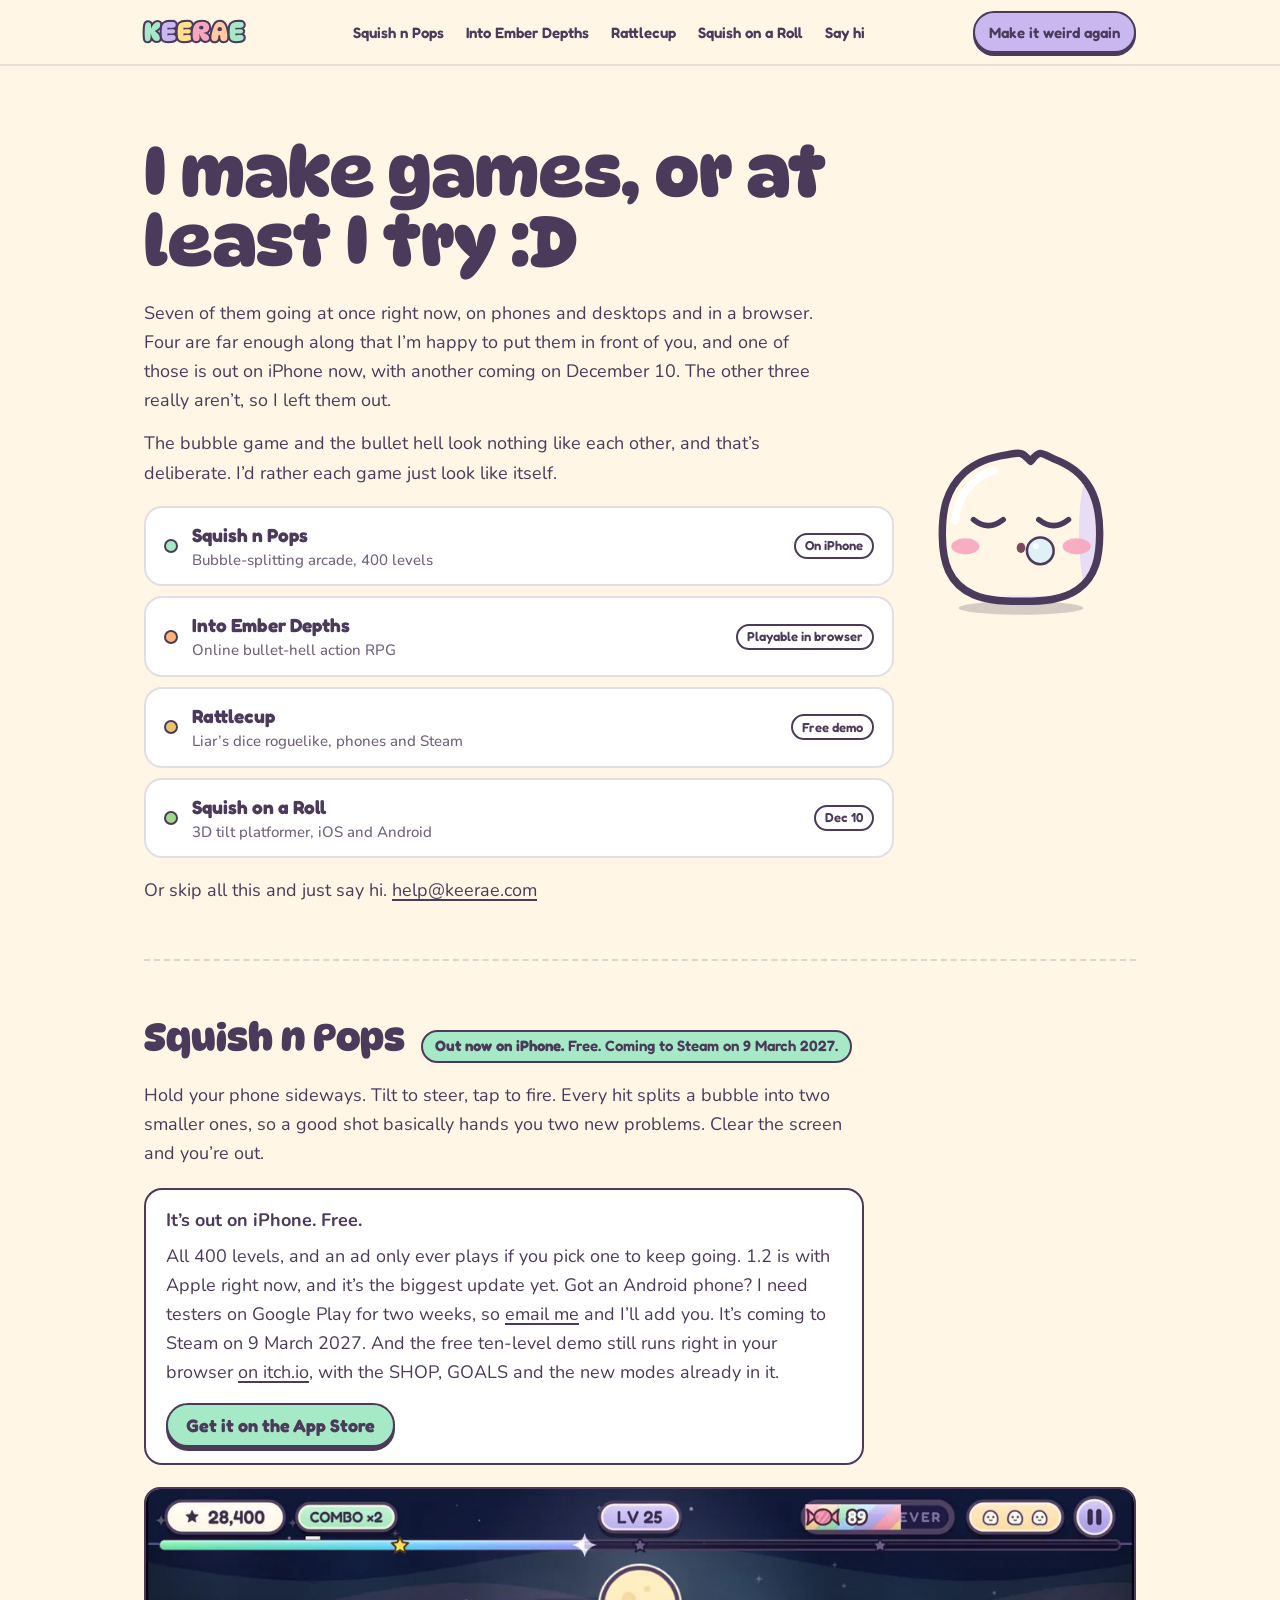
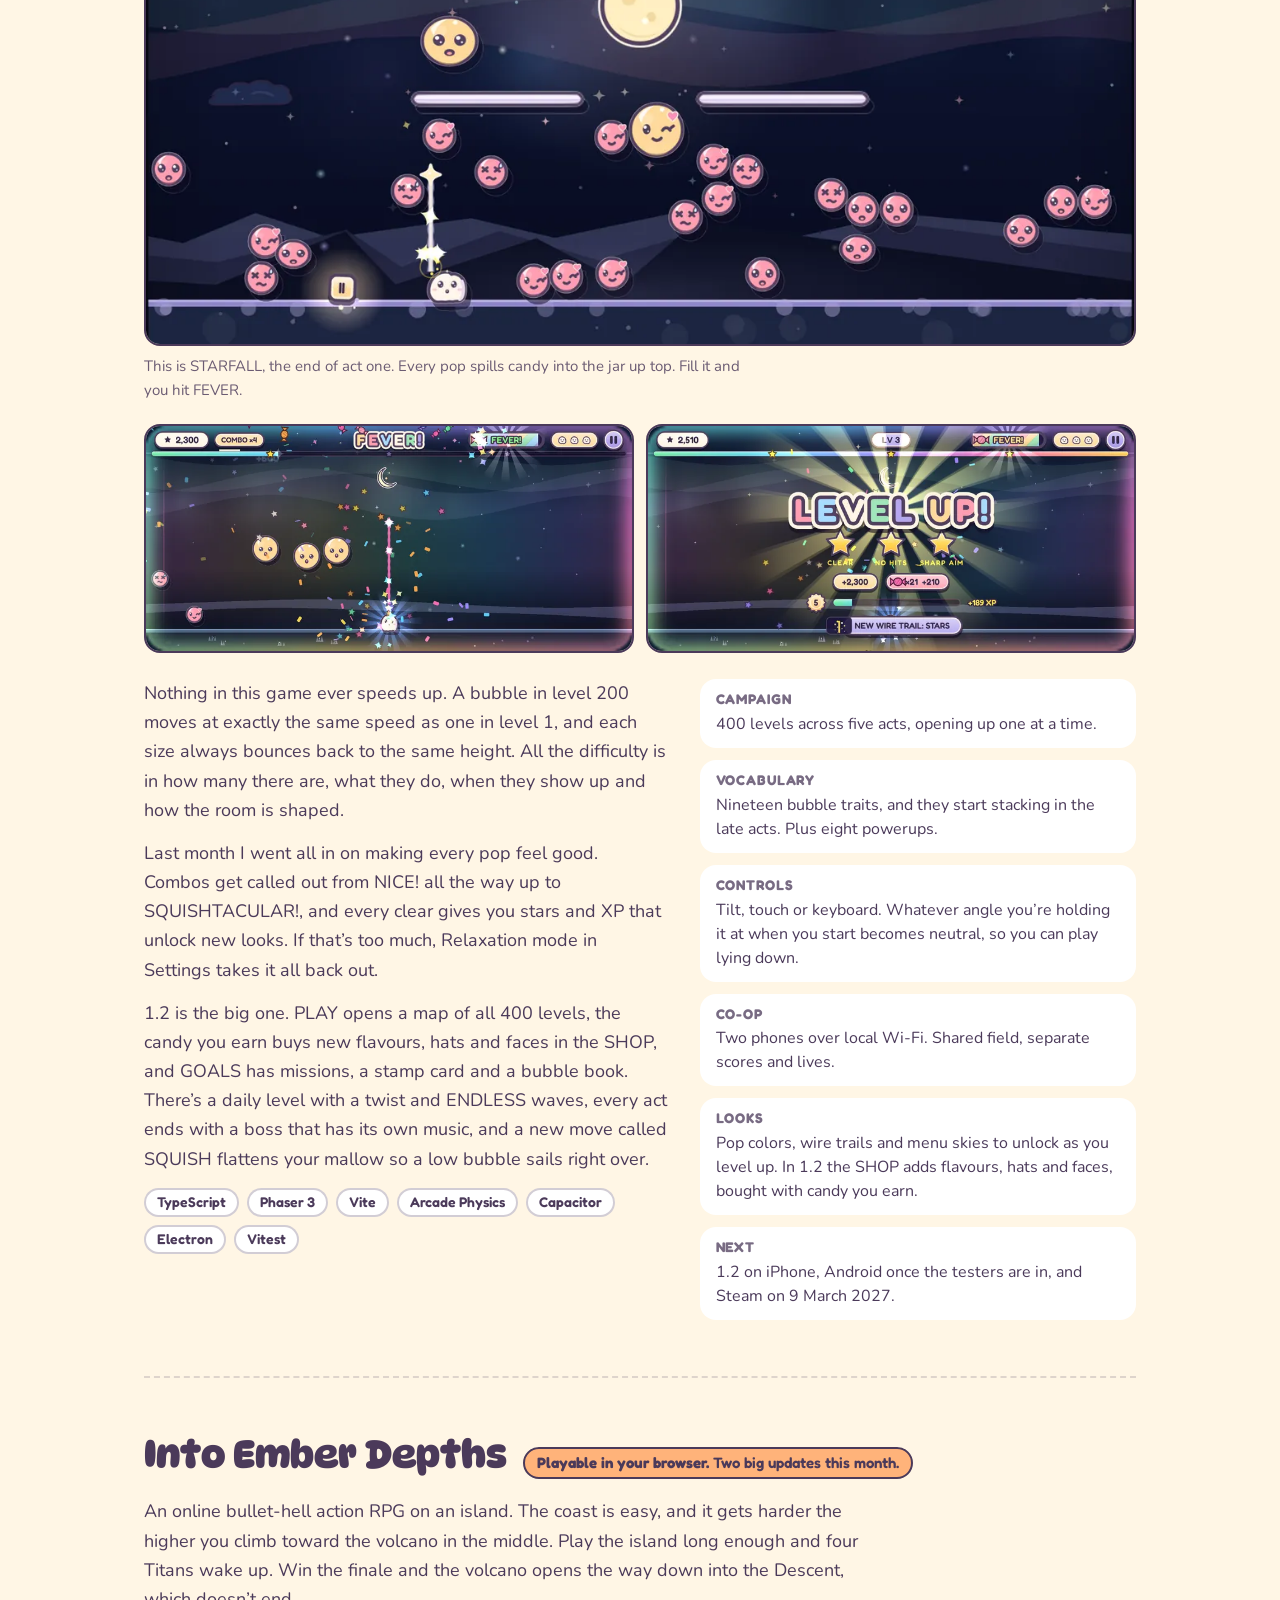
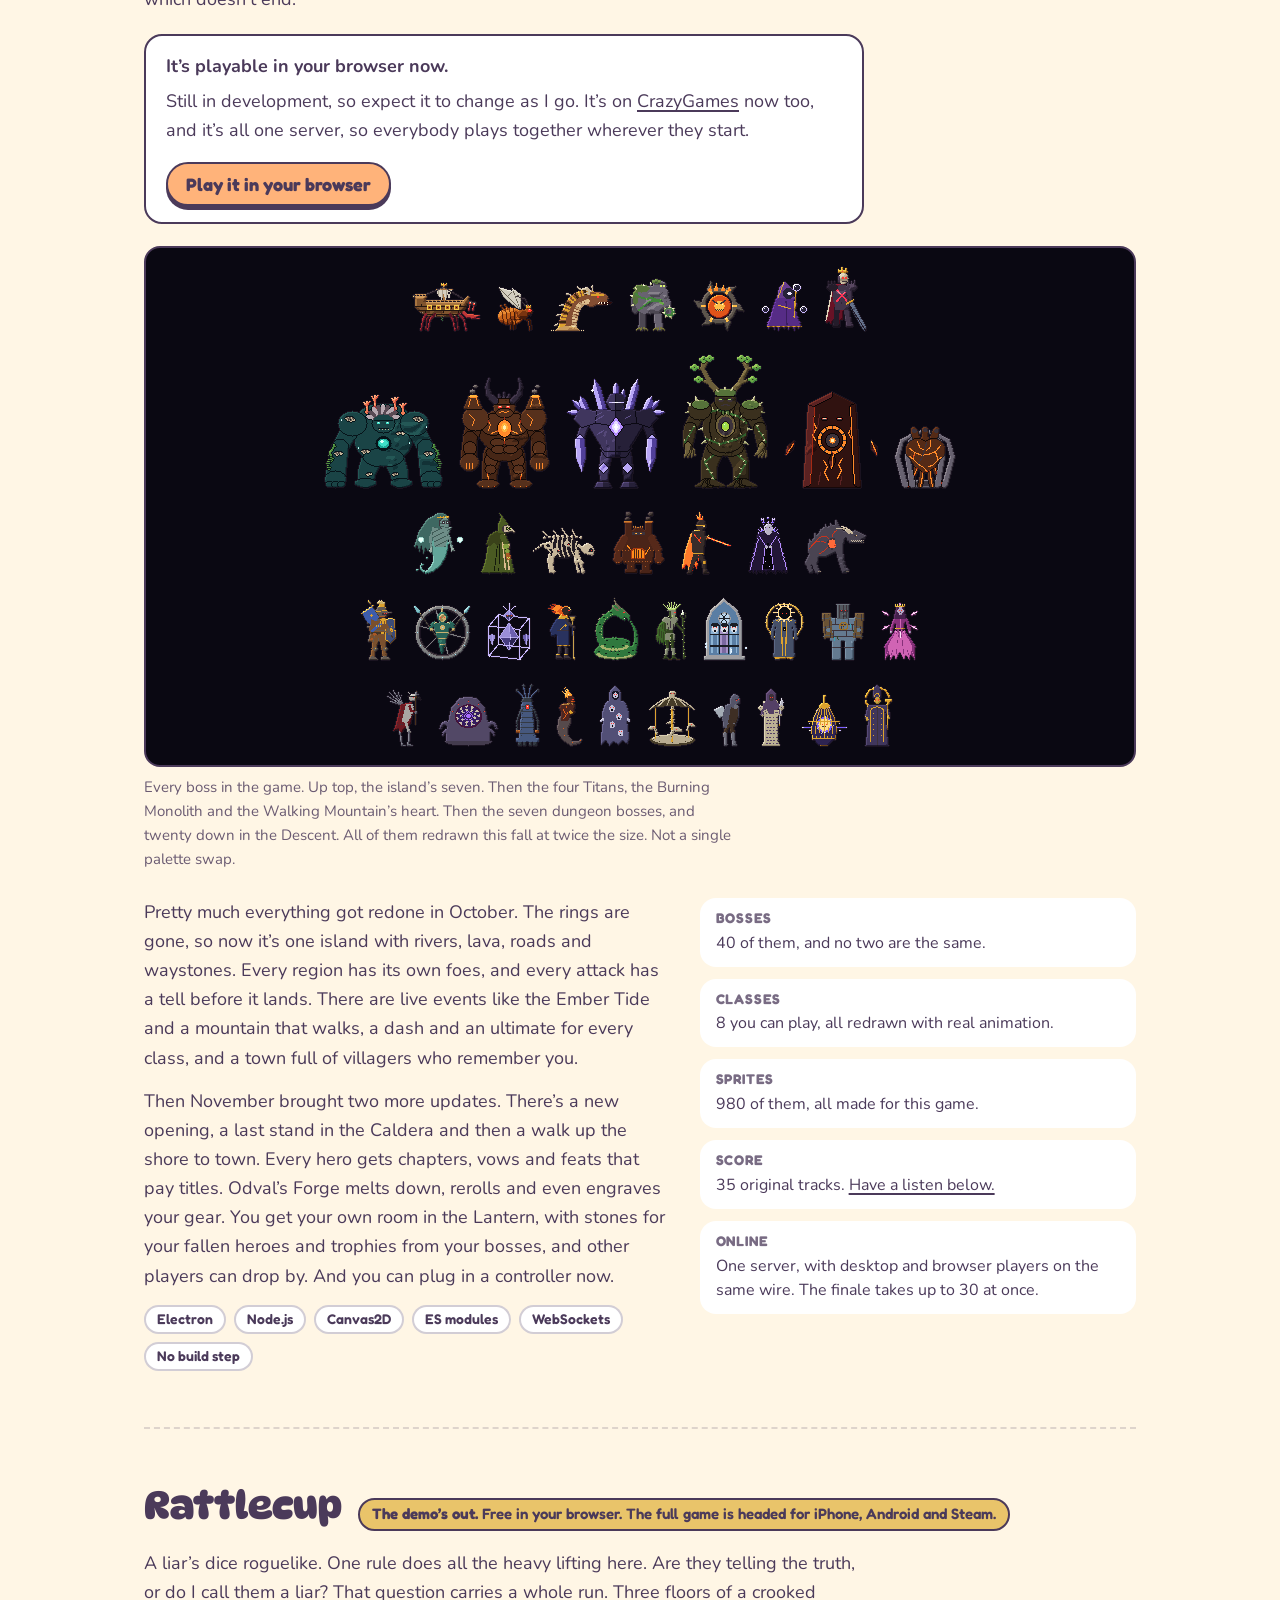
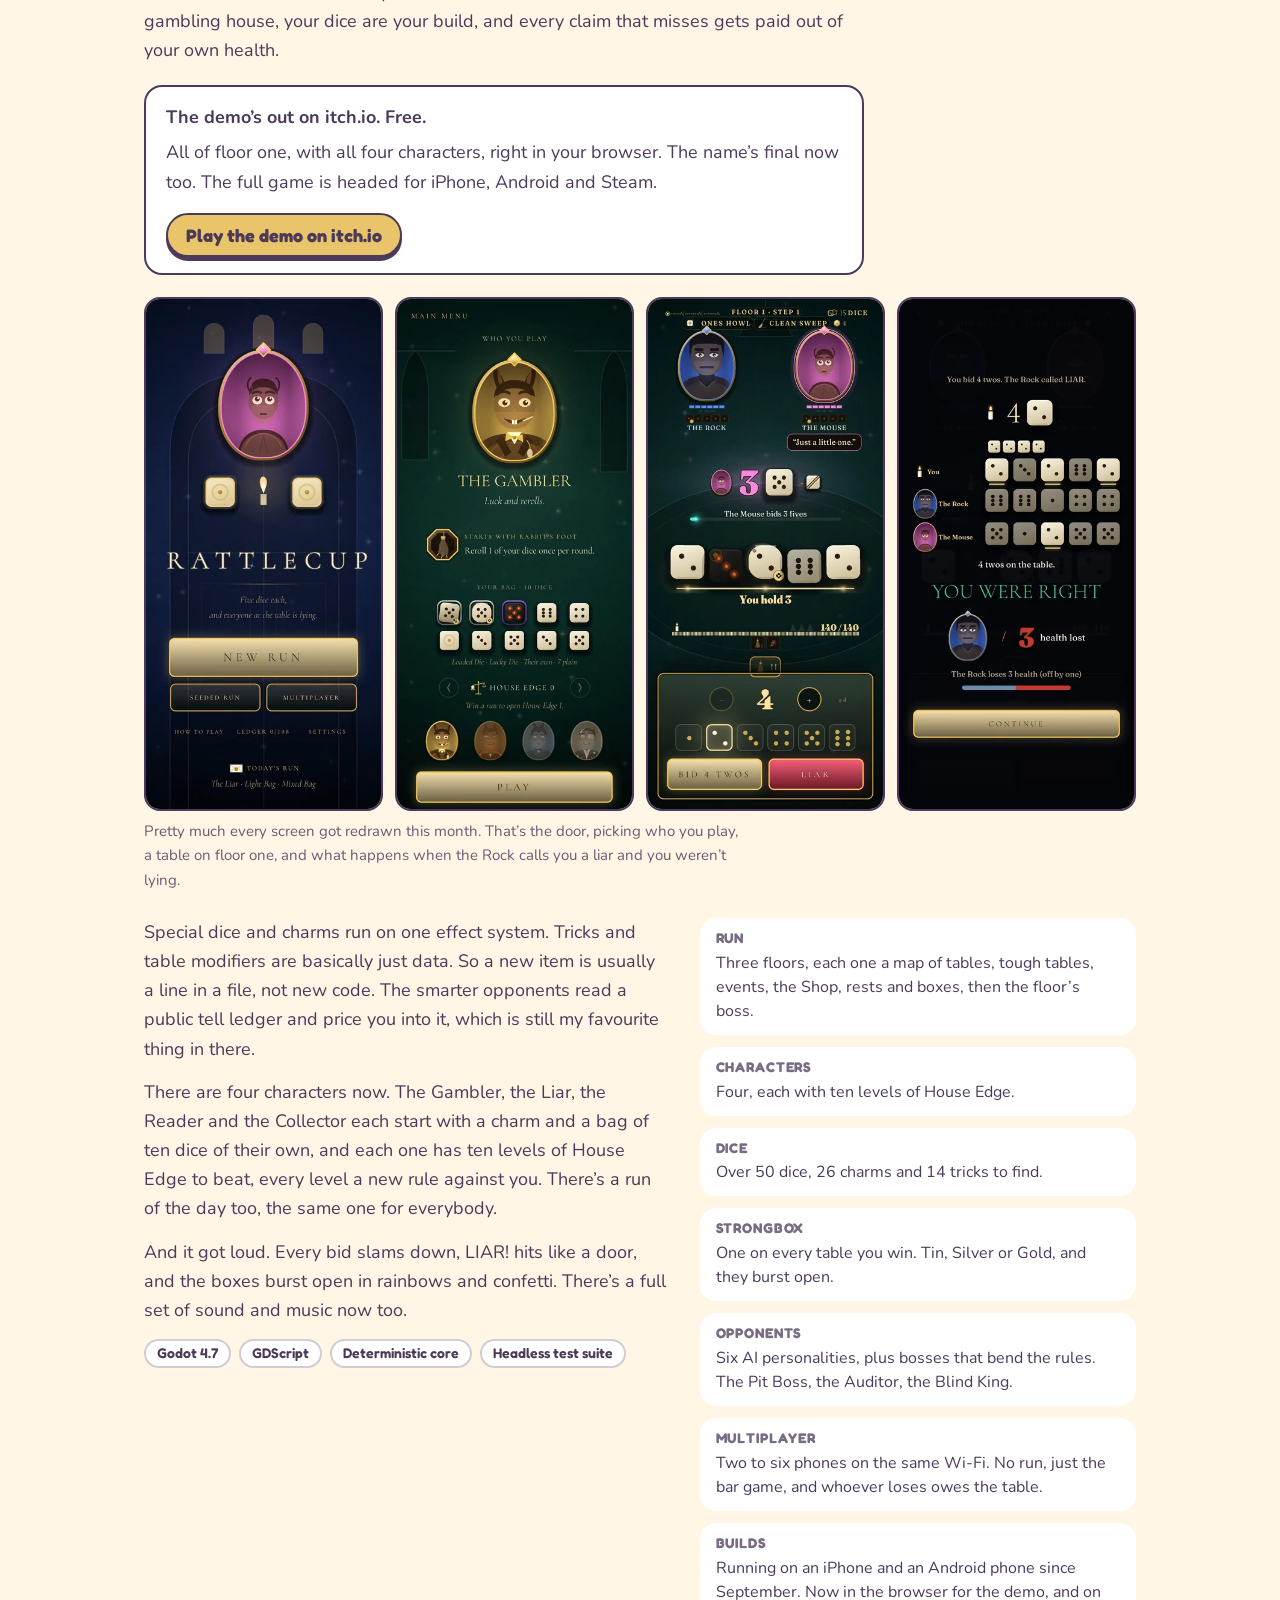
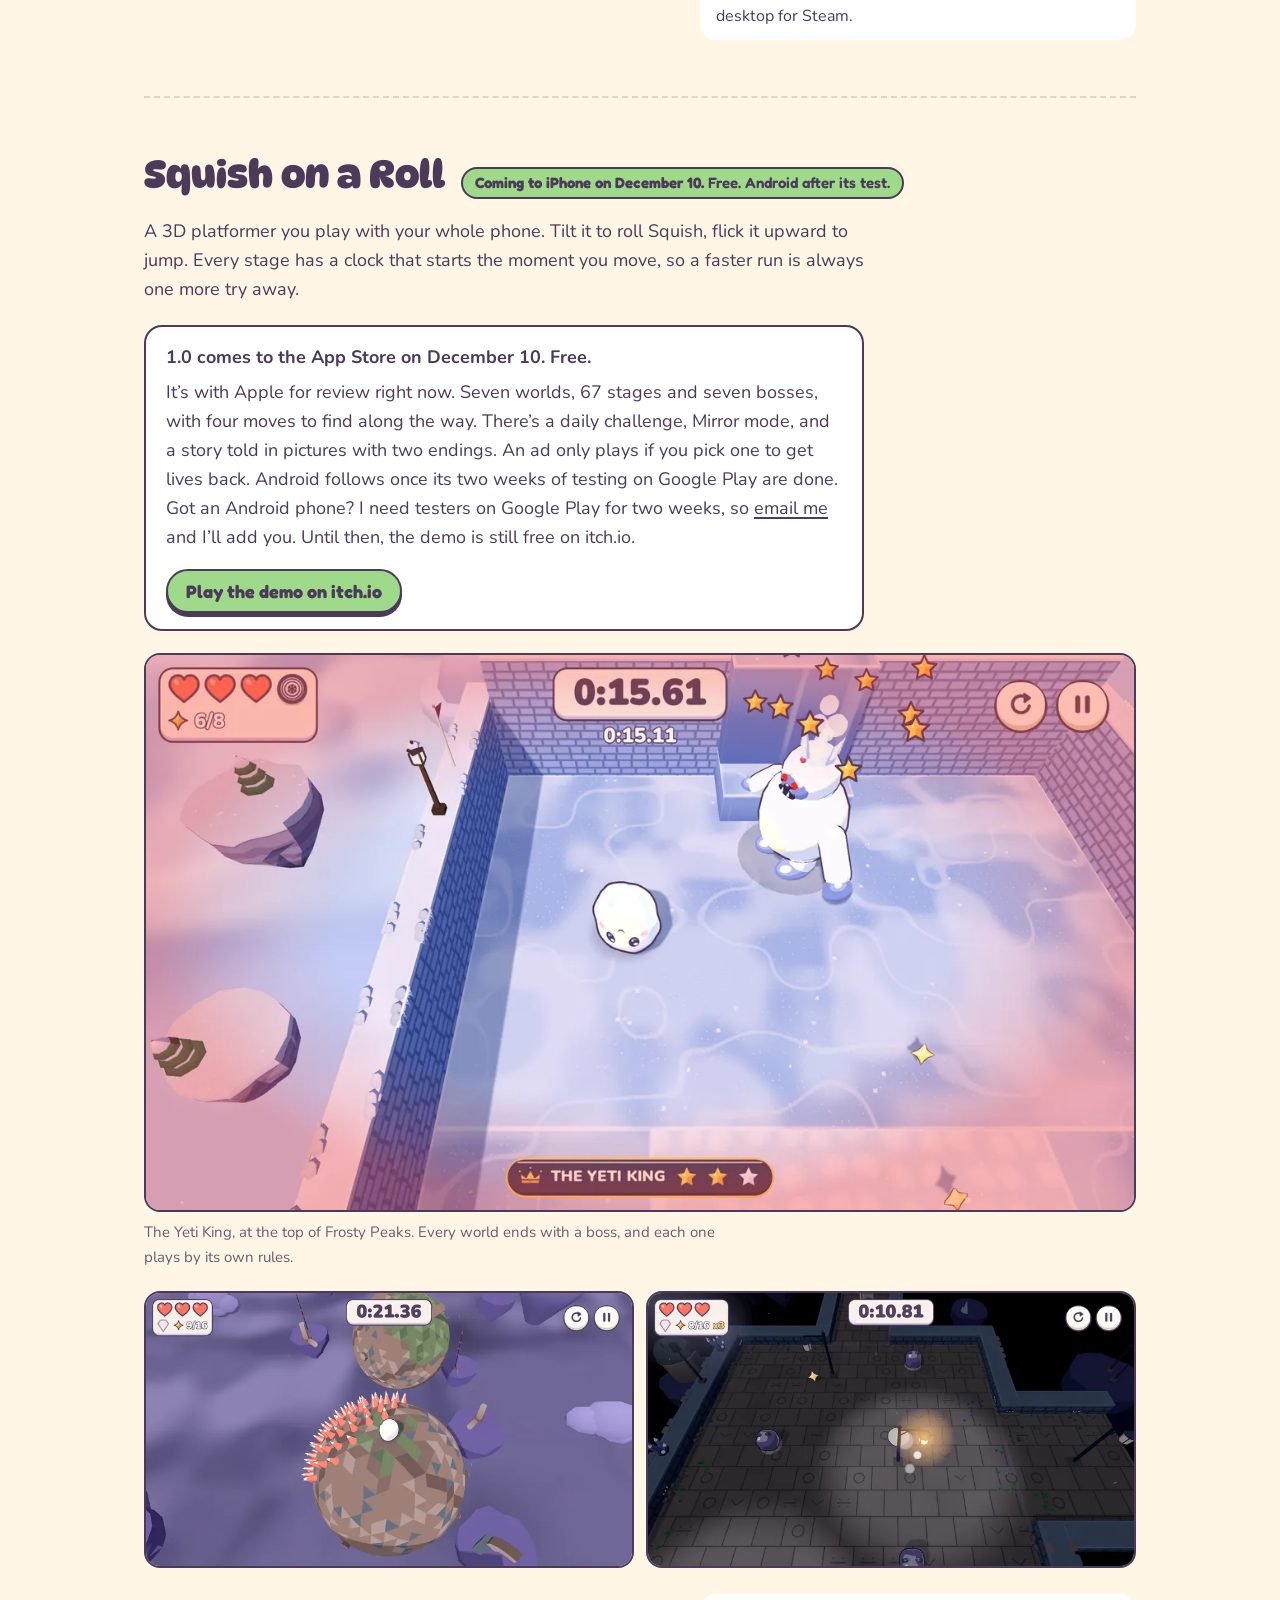
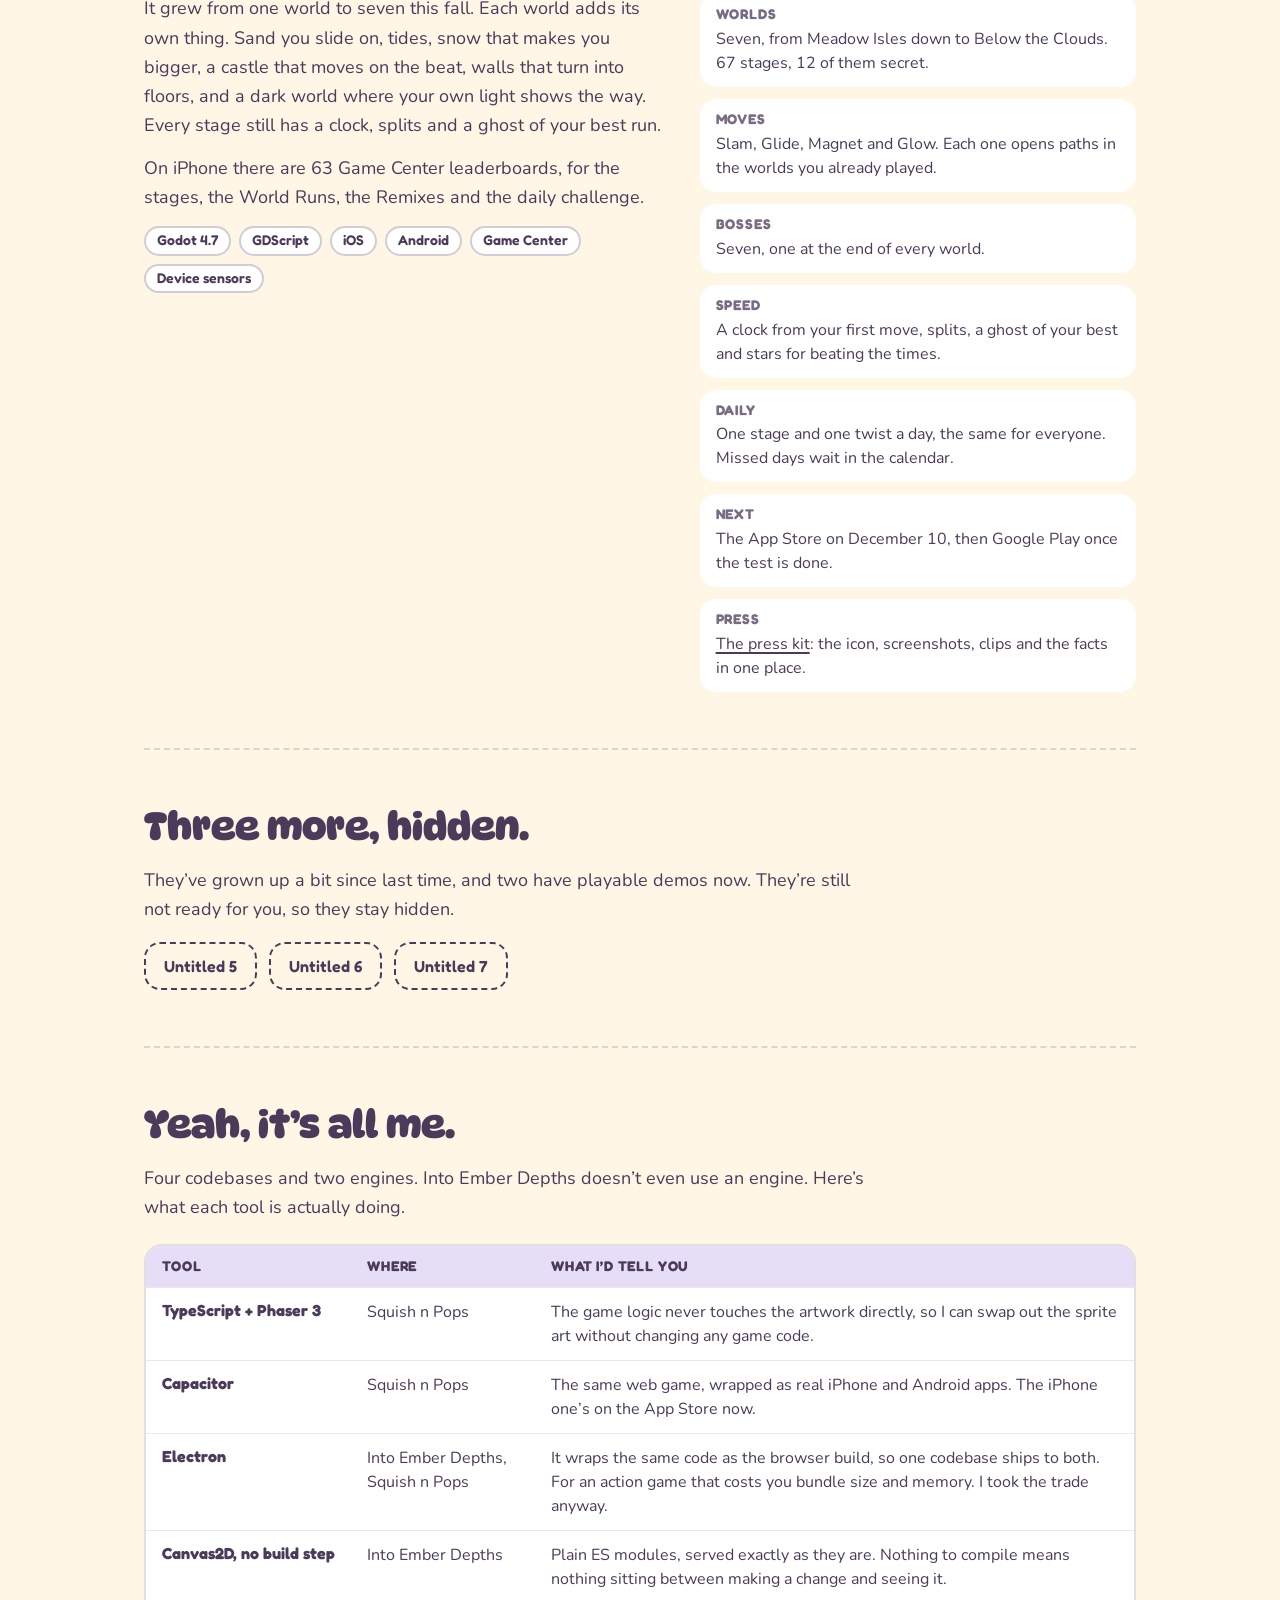
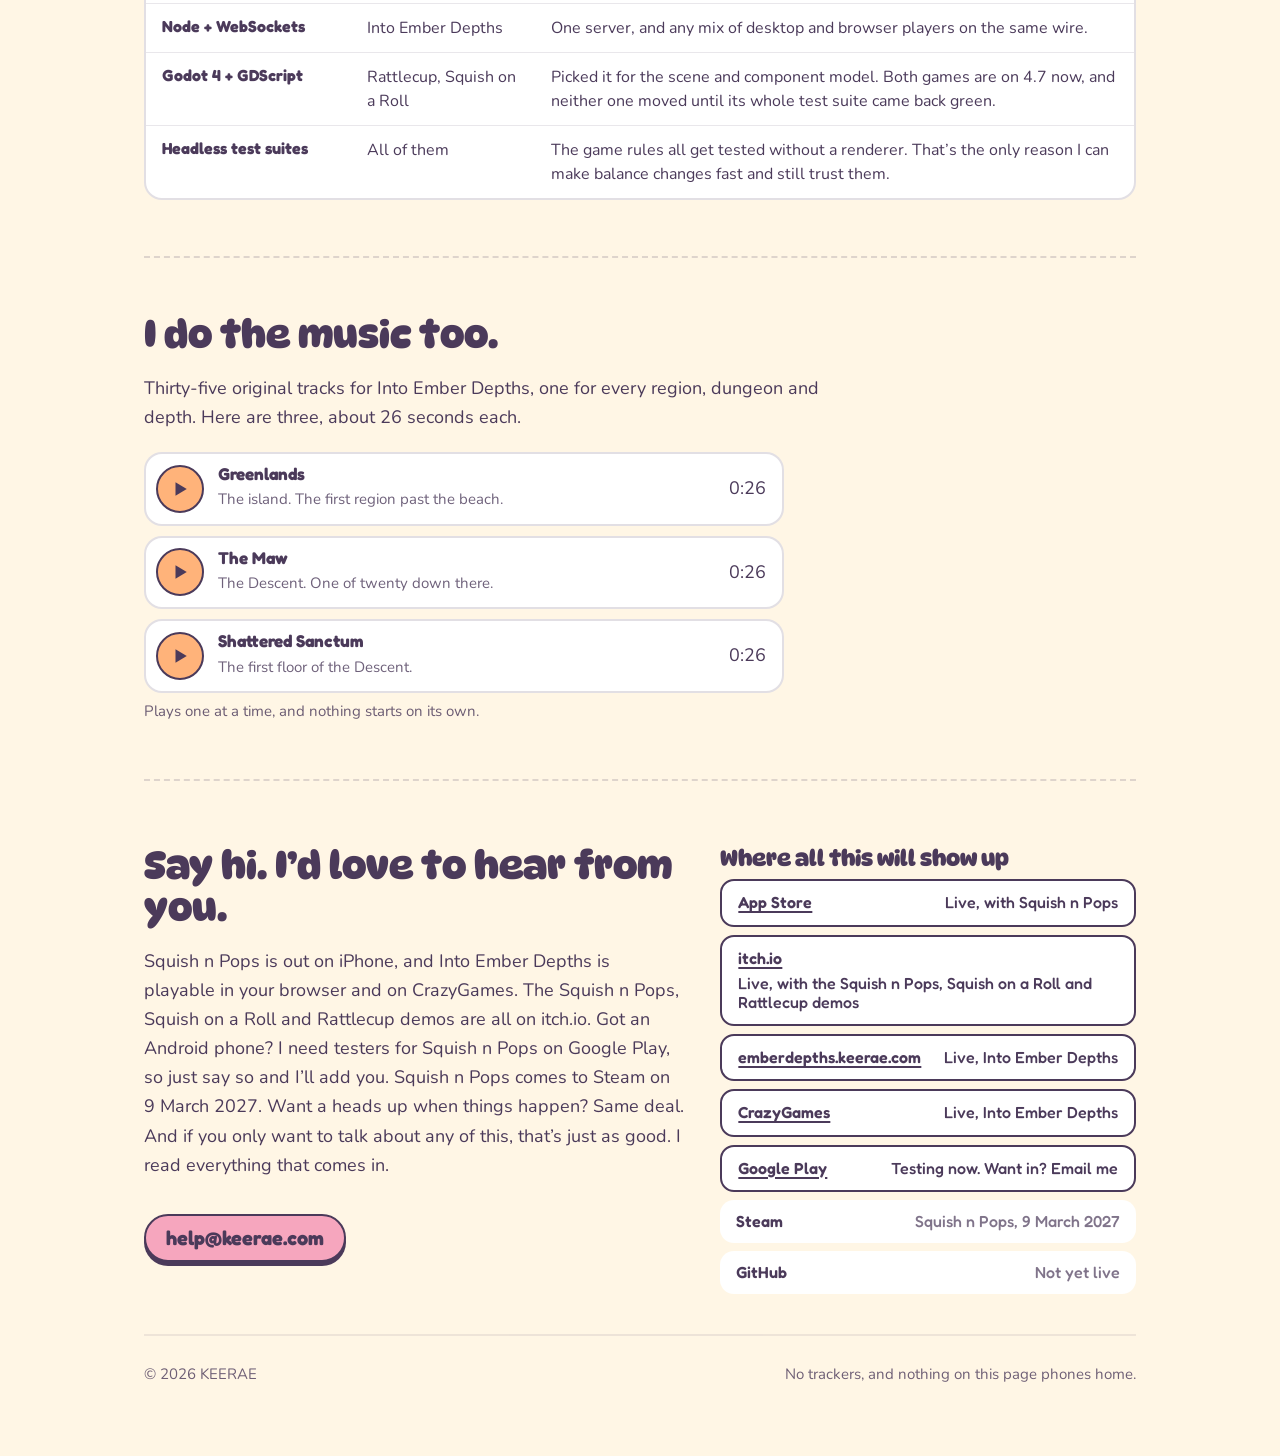
<file: squish-on-a-roll/index.html>
<!doctype html>
<html lang="en">
<head>
<meta charset="utf-8">
<meta name="viewport" content="width=device-width, initial-scale=1">
<title>Squish on a Roll. KEERAE</title>
<meta name="description" content="Squish on a Roll, a 3D tilt platformer for phones by KEERAE.">
<meta name="robots" content="noindex, follow">
<!-- The game's website address for the app stores. It opens the game's part of the front page. -->
<meta http-equiv="refresh" content="0; url=/#n-squish-on-a-roll">
<script>location.replace('/#n-squish-on-a-roll');</script>
<meta name="theme-color" content="#FFF6E5">
<link rel="icon" href="../favicon.svg?v=2" type="image/svg+xml">
<style>
  * { box-sizing: border-box; }
  body { margin: 0; min-height: 100vh; display: grid; place-items: center; padding: 32px 20px; text-align: center; background: #FFF6E5; color: #4B3A5A; font: 400 19px/1.6 ui-rounded, system-ui, sans-serif; }
  a { color: #4B3A5A; font-weight: 700; text-decoration-thickness: 2px; text-underline-offset: 3px; }
</style>
</head>
<body>
<p>Squish on a Roll lives on the front page: <a href="/#n-squish-on-a-roll">keerae.com</a></p>
</body>
</html>
</file>
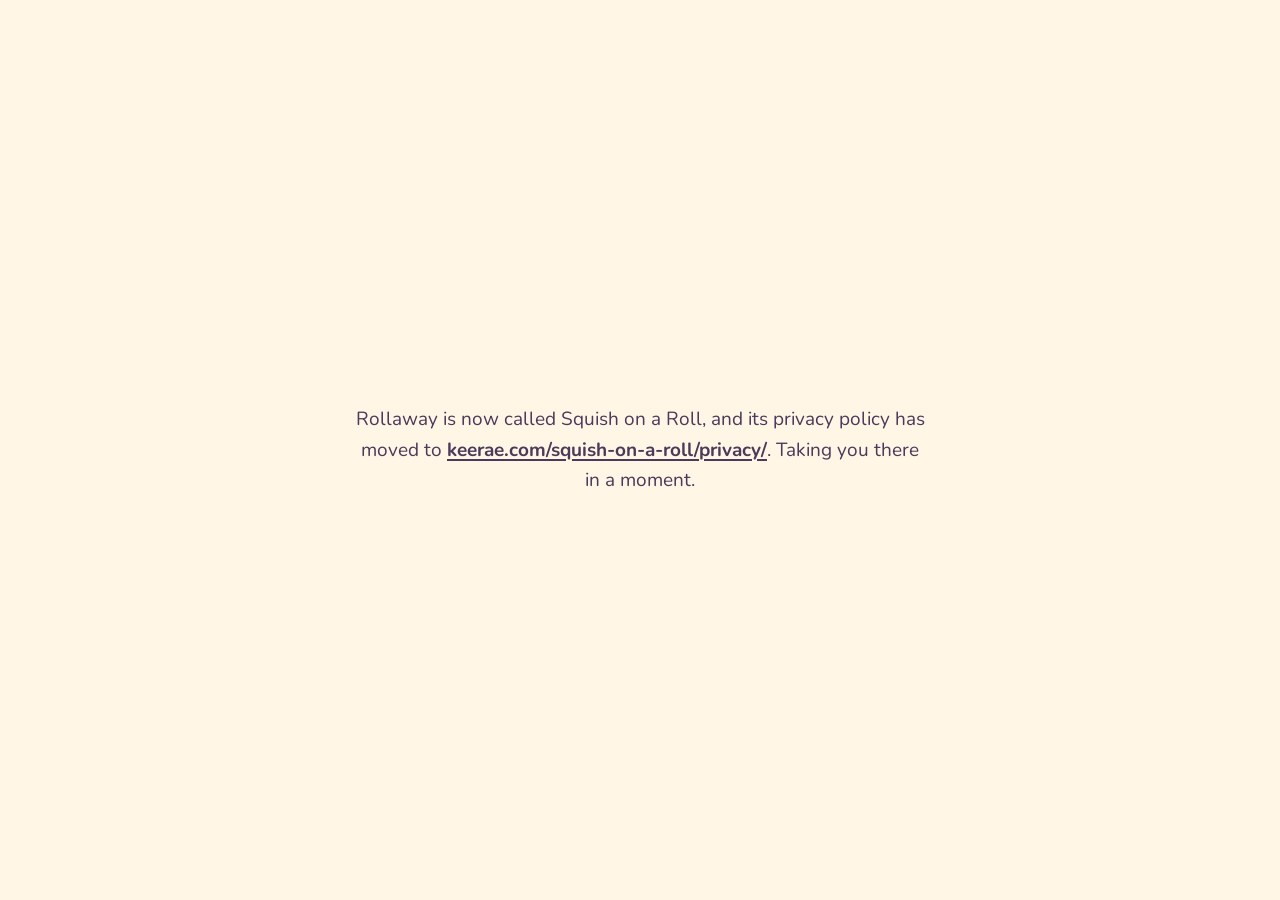
<file: rollaway/privacy/index.html>
<!doctype html>
<html lang="en">
<head>
<meta charset="utf-8">
<meta name="viewport" content="width=device-width, initial-scale=1">
<title>Squish on a Roll privacy policy. KEERAE</title>
<meta name="robots" content="noindex, follow">
<link rel="canonical" href="https://keerae.com/squish-on-a-roll/privacy/">
<!-- Rollaway's old address. The game is Squish on a Roll now, and so is its policy's address.
     This page has to keep answering: test builds from before 2026-10-13 link here. -->
<meta http-equiv="refresh" content="3; url=/squish-on-a-roll/privacy/">
<meta name="theme-color" content="#FFF6E5">
<link rel="icon" href="../../favicon.svg?v=2" type="image/svg+xml">
<style>
  @font-face { font-family: "Nunito"; src: url("../../fonts/nunito.woff2") format("woff2"); font-weight: 400 900; font-display: swap; }
  * { box-sizing: border-box; }
  html { -webkit-text-size-adjust: 100%; }
  body { margin: 0; min-height: 100vh; display: grid; place-items: center; padding: 32px 20px; text-align: center; background: #FFF6E5; color: #4B3A5A; font: 400 19px/1.6 "Nunito", ui-rounded, system-ui, sans-serif; }
  p { max-width: 30em; margin: 0; }
  a { color: #4B3A5A; font-weight: 700; text-decoration-thickness: 2px; text-underline-offset: 3px; overflow-wrap: anywhere; }
  a:focus-visible { outline: 3px solid #4B3A5A; outline-offset: 3px; border-radius: 6px; }
</style>
</head>
<body>
<p>Rollaway is now called Squish on a Roll, and its privacy policy has moved to <a href="/squish-on-a-roll/privacy/">keerae.com/squish-on-a-roll/privacy/</a>. Taking you there in a moment.</p>
</body>
</html>
</file>
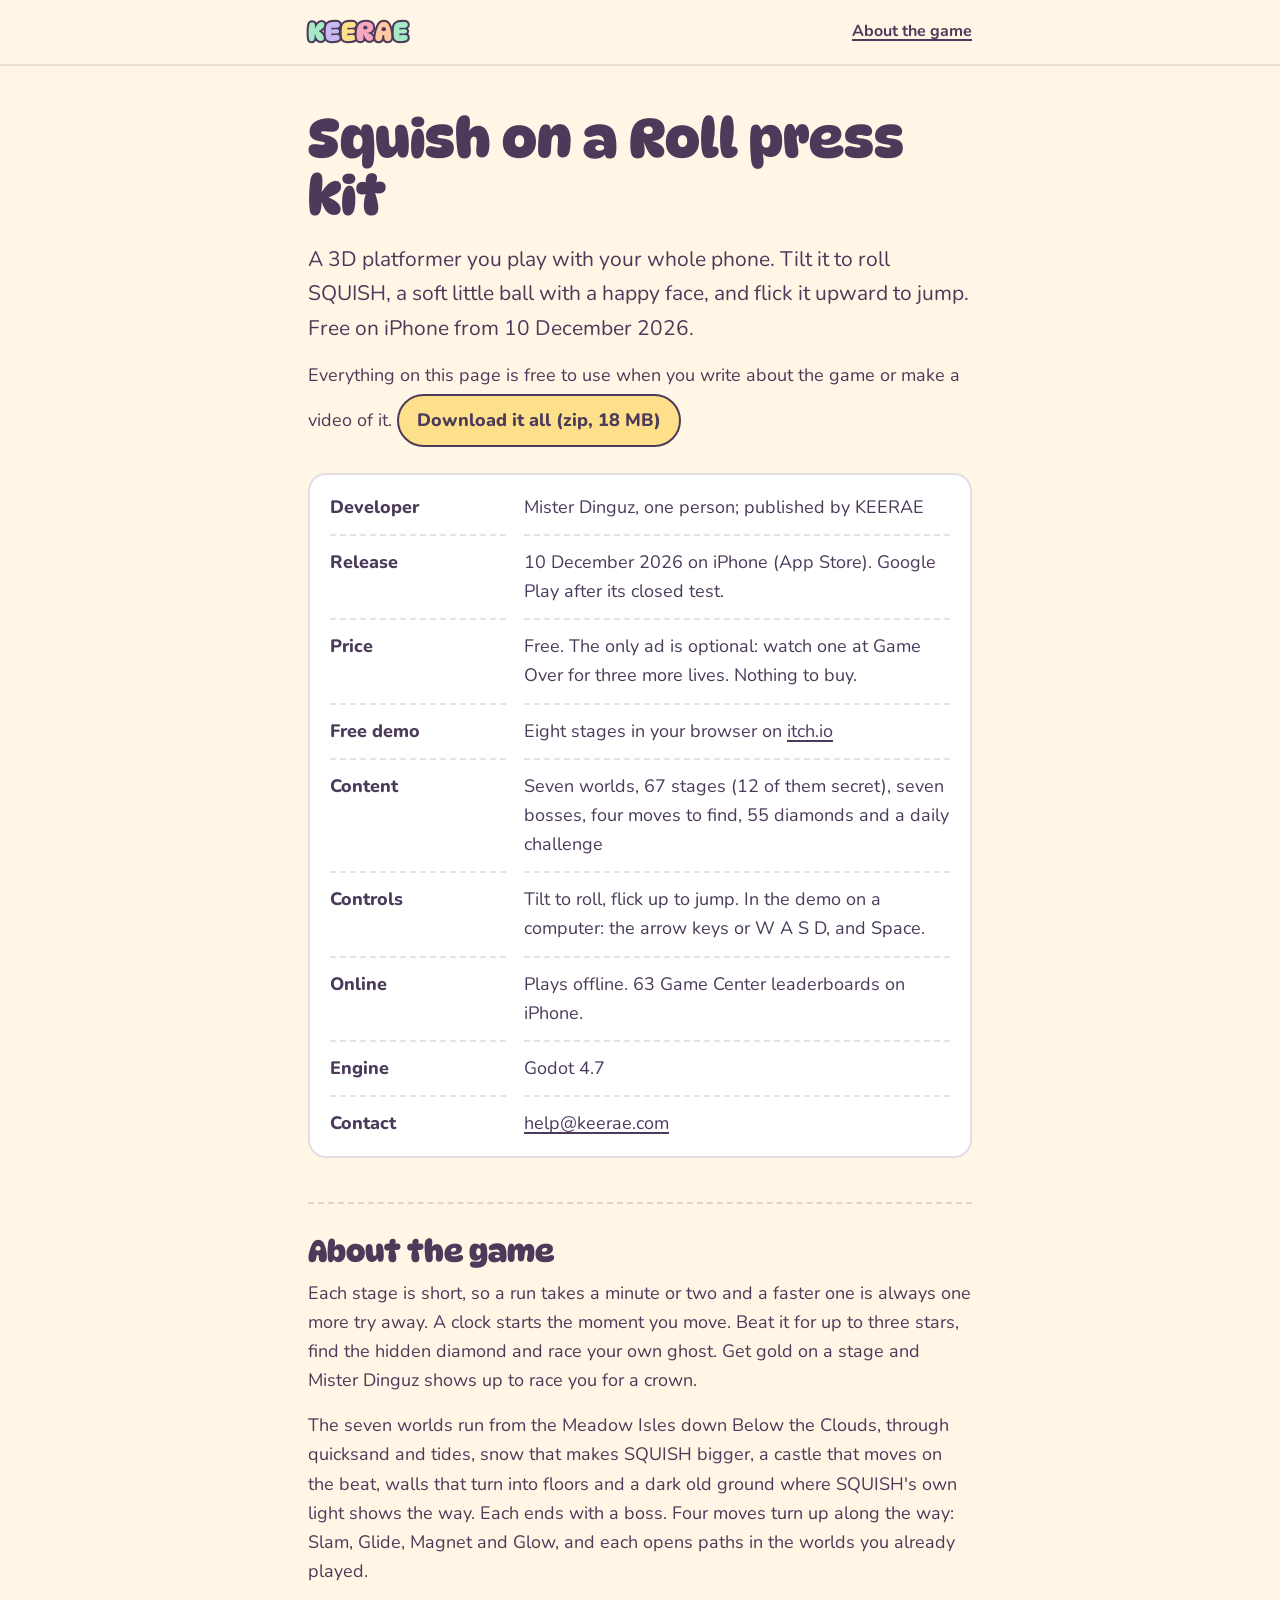
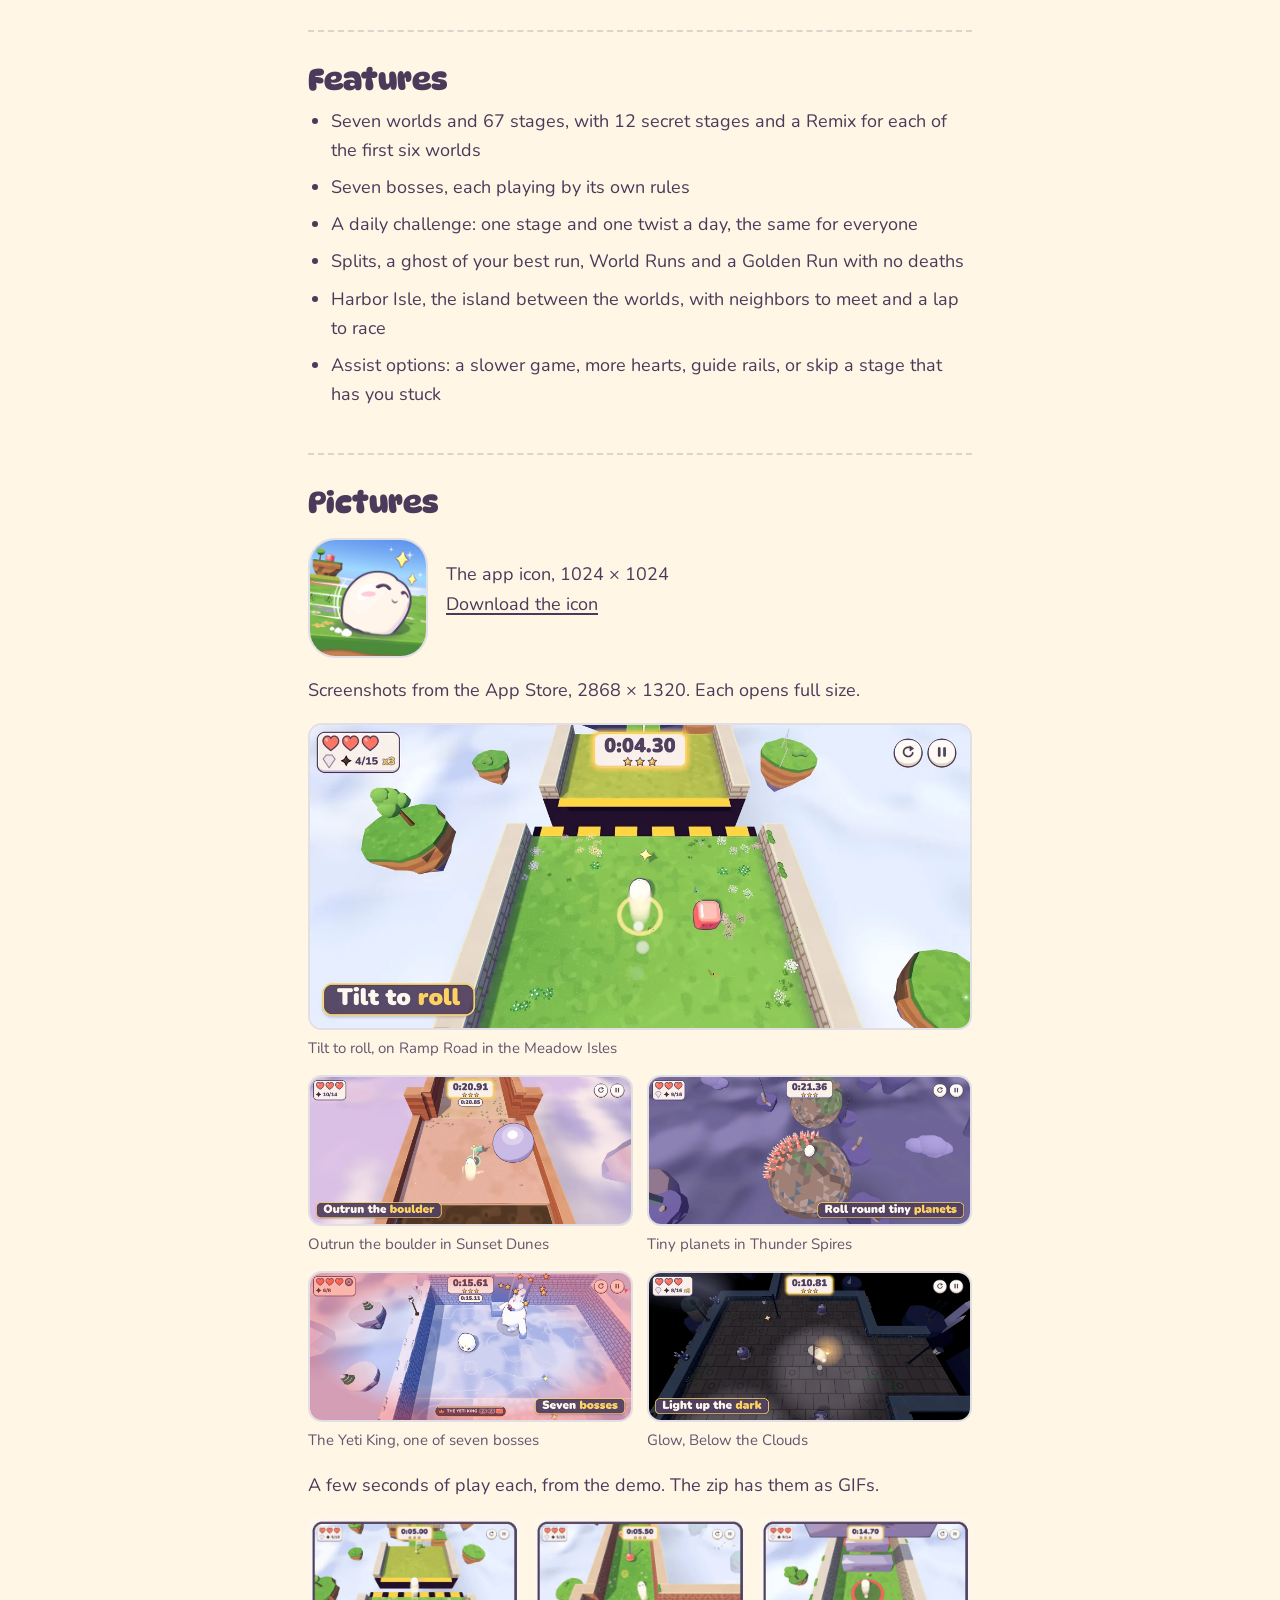
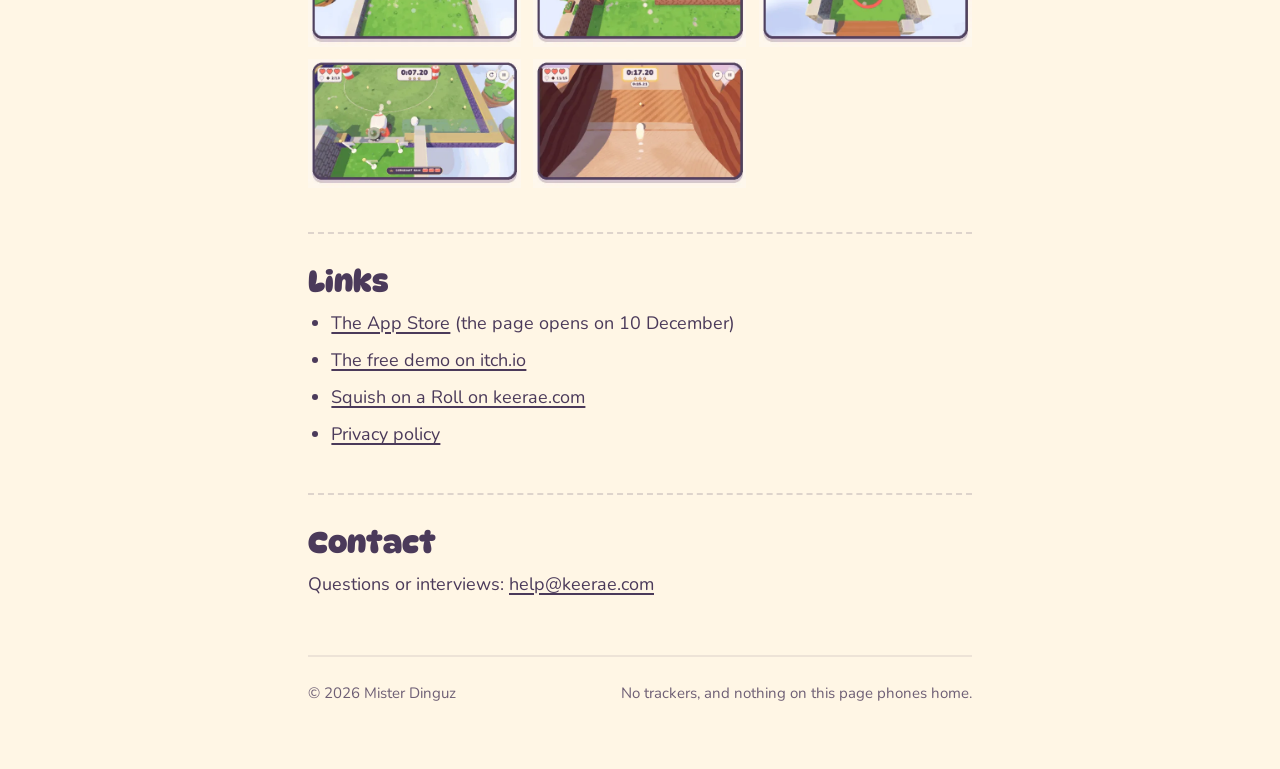
<file: squish-on-a-roll/press/index.html>
<!doctype html>
<html lang="en">
<head>
<meta charset="utf-8">
<meta name="viewport" content="width=device-width, initial-scale=1">
<title>Squish on a Roll press kit. KEERAE</title>
<meta name="description" content="Squish on a Roll, a 3D tilt platformer for iPhone: the facts, the icon, screenshots and GIFs, free to use when writing about the game.">
<link rel="canonical" href="https://keerae.com/squish-on-a-roll/press/">
<meta name="robots" content="index, follow">
<meta name="theme-color" content="#FFF6E5">
<meta property="og:type" content="website">
<meta property="og:url" content="https://keerae.com/squish-on-a-roll/press/">
<meta property="og:site_name" content="KEERAE">
<meta property="og:title" content="Squish on a Roll press kit">
<meta property="og:description" content="Tilt your phone to roll SQUISH, flick it to jump. Free on iPhone from 10 December 2026.">
<meta property="og:image" content="https://keerae.com/squish-on-a-roll/press/shots/01-tilt-to-roll.jpg">
<link rel="icon" href="../../favicon.svg?v=2" type="image/svg+xml">
<link rel="apple-touch-icon" href="../../apple-touch-icon.png?v=2">
<style>
  @font-face { font-family: "DynaPuff"; src: url("../../fonts/dynapuff.woff2") format("woff2"); font-weight: 400 700; font-display: swap; }
  @font-face { font-family: "Nunito"; src: url("../../fonts/nunito.woff2") format("woff2"); font-weight: 400 900; font-display: swap; }
  :root { --plum: #4B3A5A; --plum-deep: #33263F; --cream: #FFF6E5; --pink: #F6A6BE; --mint: #A6E9C6; --lilac: #C9B8F0; --butter: #FFE08A; --peach: #FFC9A3; --roll: #9FD98A;
    --display: "DynaPuff", ui-rounded, system-ui, sans-serif; --body: "Nunito", ui-rounded, system-ui, sans-serif; }
  * { box-sizing: border-box; }
  html { -webkit-text-size-adjust: 100%; }
  body { margin: 0; background: var(--cream); color: var(--plum); font: 400 18px/1.62 var(--body); }
  a { color: var(--plum); text-decoration-thickness: 2px; text-underline-offset: 3px; }
  a:hover { text-decoration-color: var(--pink); }
  :focus-visible { outline: 3px solid var(--plum); outline-offset: 3px; border-radius: 8px; }
  .top { border-bottom: 2px solid rgba(75, 58, 90, .12); }
  .wrap { max-width: 44rem; margin: 0 auto; padding: 0 20px; }
  .top .wrap { display: flex; align-items: center; justify-content: space-between; gap: 16px; min-height: 64px; }
  .wordmark { font: 700 26px/1 var(--display); letter-spacing: .03em; white-space: nowrap; text-decoration: none; display: inline-flex; }
  .wordmark span { paint-order: stroke fill; -webkit-text-stroke: .16em var(--plum); }
  .wordmark span:nth-child(1), .wordmark span:nth-child(6) { color: var(--mint); }
  .wordmark span:nth-child(2) { color: var(--lilac); } .wordmark span:nth-child(3) { color: var(--butter); }
  .wordmark span:nth-child(4) { color: var(--pink); } .wordmark span:nth-child(5) { color: var(--peach); }
  .top .game { font-weight: 700; font-size: 16px; }
  main.wrap { padding: 44px 20px 40px; overflow-wrap: break-word; }
  h1 { font: 700 clamp(34px, 7vw, 54px)/1.06 var(--display); margin: 0 0 18px; }
  h2 { font: 700 clamp(24px, 4vw, 30px)/1.15 var(--display); margin: 44px 0 10px; padding-top: 30px; border-top: 2px dashed rgba(75, 58, 90, .18); scroll-margin-top: 12px; }
  p { margin: 0 0 16px; }
  strong { font-weight: 800; color: var(--plum-deep); }
  ul { margin: 0 0 16px; padding-left: 1.3em; }
  li { margin: 8px 0; }
  li::marker { color: var(--plum); }
  .addr { padding: 14px 18px; border-radius: 16px; background: #fff; border: 2px solid rgba(75, 58, 90, .16); }
  .contents { margin: 28px 0 8px; padding: 16px 20px 12px; border-radius: 18px; background: #fff; border: 2px solid rgba(75, 58, 90, .16); }
  .contents h2 { font: 800 13px/1.2 var(--body); text-transform: uppercase; letter-spacing: .08em; margin: 0 0 6px; padding: 0; border: 0; opacity: .75; }
  .contents ol { columns: 2; column-gap: 28px; margin: 0; padding-left: 1.4em; font-size: 16px; }
  .contents li { margin: 0 0 6px; break-inside: avoid; }
  mark { background: var(--butter); color: var(--plum); padding: 0 4px; border-radius: 4px; }
  footer.wrap { padding: 0 20px 64px; }
  .foot { display: flex; flex-wrap: wrap; justify-content: space-between; gap: 8px 20px; padding-top: 24px; font-size: 15px; opacity: .8; border-top: 2px solid rgba(75, 58, 90, .12); }
  @media (max-width: 560px) { body { font-size: 17px; } .contents ol { columns: 1; } .top .game { font-size: 15px; } }
  @media print { .top, .contents, footer.wrap { display: none; } body { font-size: 12pt; } a { text-decoration: none; } h2 { break-after: avoid; } }
  .lead { font-size: 21px; }
  .card { margin: 26px 0; padding: 6px 20px; border-radius: 18px; background: #fff; border: 2px solid rgba(75, 58, 90, .16); }
  .facts { display: grid; grid-template-columns: 11rem 1fr; gap: 0 18px; margin: 0; }
  .facts dt { font-weight: 800; padding: 12px 0; border-top: 2px dashed rgba(75, 58, 90, .14); }
  .facts dd { margin: 0; padding: 12px 0; border-top: 2px dashed rgba(75, 58, 90, .14); }
  .facts dt:first-of-type, .facts dd:first-of-type { border-top: 0; }
  .shots { display: grid; grid-template-columns: 1fr 1fr; gap: 14px; margin: 18px 0; }
  .shots figure { margin: 0; }
  .shots img, .gifs video, .icon img { display: block; width: 100%; height: auto; border-radius: 14px; border: 2px solid rgba(75, 58, 90, .16); background: #fff; }
  .gifs video { aspect-ratio: 512 / 310; min-width: 0; border: 0; border-radius: 0; background: none; }
  .shots figure, .gifs video { min-width: 0; }
  .shots figure:first-child { grid-column: 1 / -1; }
  figcaption { font-size: 15px; margin-top: 6px; opacity: .85; }
  .gifs { display: grid; grid-template-columns: 1fr 1fr 1fr; gap: 12px; margin: 18px 0; }
  .icon { display: flex; gap: 18px; align-items: center; margin: 18px 0; }
  .icon img { width: 120px; border-radius: 27px; }
  .get { display: inline-block; margin: 4px 0 0; padding: 10px 18px; border-radius: 999px; background: var(--butter); border: 2px solid var(--plum); font-weight: 800; text-decoration: none; }
  @media (max-width: 560px) { .facts { grid-template-columns: 1fr; } .facts dd { border-top: 0; padding-top: 0; } .shots, .gifs { grid-template-columns: 1fr; } }
</style>
</head>
<body>
<header class="top">
  <div class="wrap">
    <a class="wordmark" href="/" aria-label="KEERAE, home"><span>K</span><span>E</span><span>E</span><span>R</span><span>A</span><span>E</span></a>
    <a class="game" href="/#n-squish-on-a-roll">About the game</a>
  </div>
</header>
<main class="wrap">
<h1>Squish on a Roll press kit</h1>
<p class="lead">A 3D platformer you play with your whole phone. Tilt it to roll SQUISH, a soft little ball with a happy face, and flick it upward to jump. Free on iPhone from 10 December 2026.</p>
<p>Everything on this page is free to use when you write about the game or make a video of it. <a class="get" href="squish-on-a-roll-press-kit.zip" download>Download it all (zip, 18 MB)</a></p>

<div class="card">
<dl class="facts">
  <dt>Developer</dt><dd>Mister Dinguz, one person; published by KEERAE</dd>
  <dt>Release</dt><dd>10 December 2026 on iPhone (App Store). Google Play after its closed test.</dd>
  <dt>Price</dt><dd>Free. The only ad is optional: watch one at Game Over for three more lives. Nothing to buy.</dd>
  <dt>Free demo</dt><dd>Eight stages in your browser on <a href="https://misterdinguz.itch.io/squish-on-a-roll">itch.io</a></dd>
  <dt>Content</dt><dd>Seven worlds, 67 stages (12 of them secret), seven bosses, four moves to find, 55 diamonds and a daily challenge</dd>
  <dt>Controls</dt><dd>Tilt to roll, flick up to jump. In the demo on a computer: the arrow keys or W A S D, and Space.</dd>
  <dt>Online</dt><dd>Plays offline. 63 Game Center leaderboards on iPhone.</dd>
  <dt>Engine</dt><dd>Godot 4.7</dd>
  <dt>Contact</dt><dd><a href="mailto:help@keerae.com?subject=Squish%20on%20a%20Roll">help@keerae.com</a></dd>
</dl>
</div>

<h2 id="about">About the game</h2>
<p>Each stage is short, so a run takes a minute or two and a faster one is always one more try away. A clock starts the moment you move. Beat it for up to three stars, find the hidden diamond and race your own ghost. Get gold on a stage and Mister Dinguz shows up to race you for a crown.</p>
<p>The seven worlds run from the Meadow Isles down Below the Clouds, through quicksand and tides, snow that makes SQUISH bigger, a castle that moves on the beat, walls that turn into floors and a dark old ground where SQUISH's own light shows the way. Each ends with a boss. Four moves turn up along the way: Slam, Glide, Magnet and Glow, and each opens paths in the worlds you already played.</p>

<h2 id="features">Features</h2>
<ul>
  <li>Seven worlds and 67 stages, with 12 secret stages and a Remix for each of the first six worlds</li>
  <li>Seven bosses, each playing by its own rules</li>
  <li>A daily challenge: one stage and one twist a day, the same for everyone</li>
  <li>Splits, a ghost of your best run, World Runs and a Golden Run with no deaths</li>
  <li>Harbor Isle, the island between the worlds, with neighbors to meet and a lap to race</li>
  <li>Assist options: a slower game, more hearts, guide rails, or skip a stage that has you stuck</li>
</ul>

<h2 id="pictures">Pictures</h2>
<div class="icon"><img src="icon-1024.png" width="1024" height="1024" alt="The app icon: SQUISH, a round white ball with a happy face, rolling across a green meadow with speed lines behind it"><p>The app icon, 1024 &times; 1024<br><a href="icon-1024.png" download>Download the icon</a></p></div>
<p>Screenshots from the App Store, 2868 &times; 1320. Each opens full size.</p>
<div class="shots">
  <figure><a href="shots/01-tilt-to-roll.jpg"><img src="shots/01-tilt-to-roll-1200.webp" width="1200" height="552" alt="SQUISH rolling down a grassy course between stone rails, the clock at the top of the screen, a red cube and sparks ahead"></a><figcaption>Tilt to roll, on Ramp Road in the Meadow Isles</figcaption></figure>
  <figure><a href="shots/02-outrun-the-boulder.jpg"><img src="shots/02-outrun-the-boulder-1200.webp" width="1200" height="552" alt="A big lilac boulder rolling after SQUISH down a sandy course between brick walls" loading="lazy"></a><figcaption>Outrun the boulder in Sunset Dunes</figcaption></figure>
  <figure><a href="shots/03-tiny-planets.jpg"><img src="shots/03-tiny-planets-1200.webp" width="1200" height="552" alt="SQUISH on top of a tiny round planet ringed with orange spikes in a purple sky" loading="lazy"></a><figcaption>Tiny planets in Thunder Spires</figcaption></figure>
  <figure><a href="shots/05-seven-bosses.jpg"><img src="shots/05-seven-bosses-1200.webp" width="1200" height="552" alt="SQUISH facing the big white Yeti King on a frozen floor under a pink sky" loading="lazy"></a><figcaption>The Yeti King, one of seven bosses</figcaption></figure>
  <figure><a href="shots/07-light-up-the-dark.jpg"><img src="shots/07-light-up-the-dark-1200.webp" width="1200" height="552" alt="SQUISH glowing in a dark stone room, its light the only light" loading="lazy"></a><figcaption>Glow, Below the Clouds</figcaption></figure>
</div>
<p>A few seconds of play each, from the demo. The zip has them as GIFs.</p>
<div class="gifs">
  <video src="clips/ramp-road.mp4" poster="clips/ramp-road.webp" width="512" height="310" autoplay muted loop playsinline aria-label="SQUISH rolling down Ramp Road, racing Mister Dinguz's ghost"></video>
  <video src="clips/hammer-gate.mp4" poster="clips/hammer-gate.webp" width="512" height="310" autoplay muted loop playsinline aria-label="SQUISH weaving between swinging hammers on Hammer Gate"></video>
  <video src="clips/rockfall-hall.mp4" poster="clips/rockfall-hall.webp" width="512" height="310" autoplay muted loop playsinline aria-label="SQUISH dodging falling rocks on Rockfall Hall"></video>
  <video src="clips/target-arena.mp4" poster="clips/target-arena.webp" width="512" height="310" autoplay muted loop playsinline aria-label="Sergeant Ram charging at SQUISH across Target Arena"></video>
  <video src="clips/dune-roll.mp4" poster="clips/dune-roll.webp" width="512" height="310" autoplay muted loop playsinline aria-label="SQUISH rolling down the sand of Dune Roll in Sunset Dunes"></video>
</div>

<h2 id="links">Links</h2>
<ul>
  <li><a href="https://apps.apple.com/app/id6830826800">The App Store</a> (the page opens on 10 December)</li>
  <li><a href="https://misterdinguz.itch.io/squish-on-a-roll">The free demo on itch.io</a></li>
  <li><a href="/#n-squish-on-a-roll">Squish on a Roll on keerae.com</a></li>
  <li><a href="../privacy/">Privacy policy</a></li>
</ul>

<h2 id="contact">Contact</h2>
<p>Questions or interviews: <a href="mailto:help@keerae.com?subject=Squish%20on%20a%20Roll">help@keerae.com</a></p>
</main>
<footer class="wrap"><div class="foot"><span>&copy; 2026 Mister Dinguz</span><span>No trackers, and nothing on this page phones home.</span></div></footer>
</body>
</html>
</file>
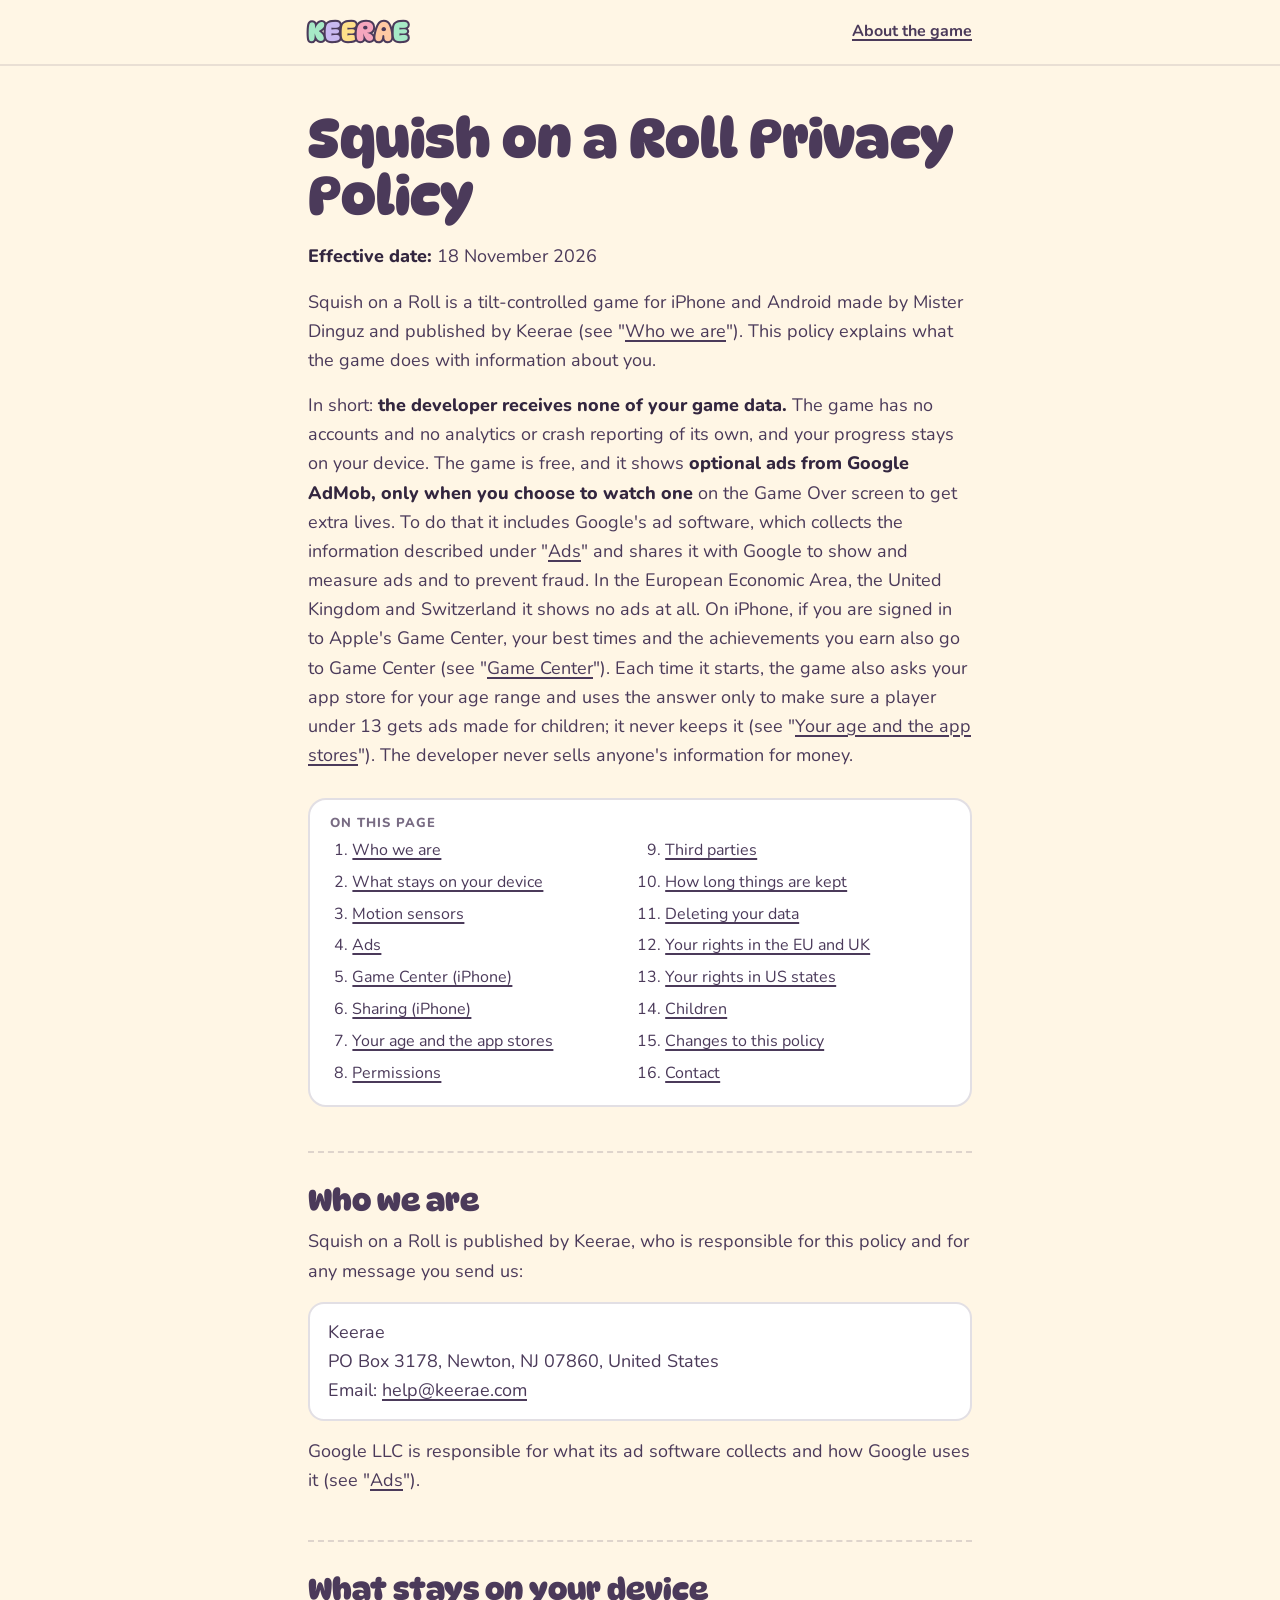
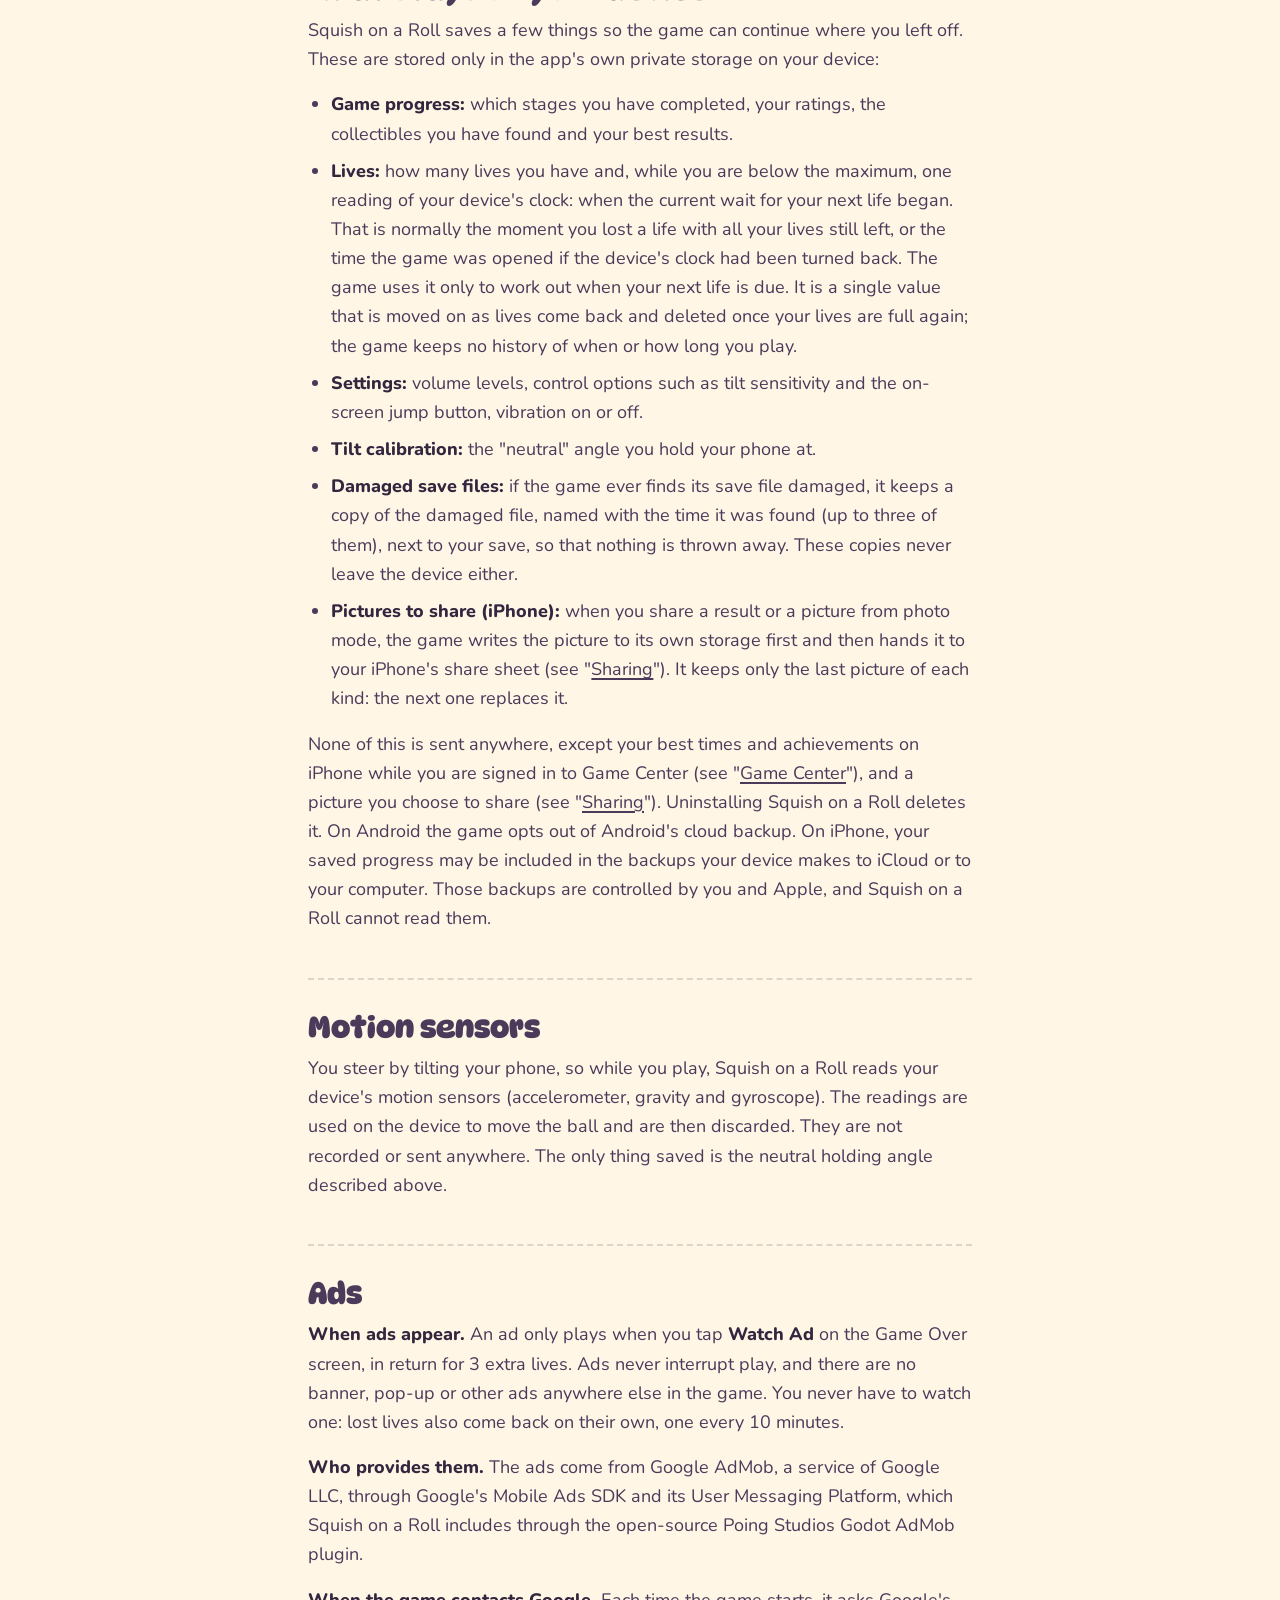
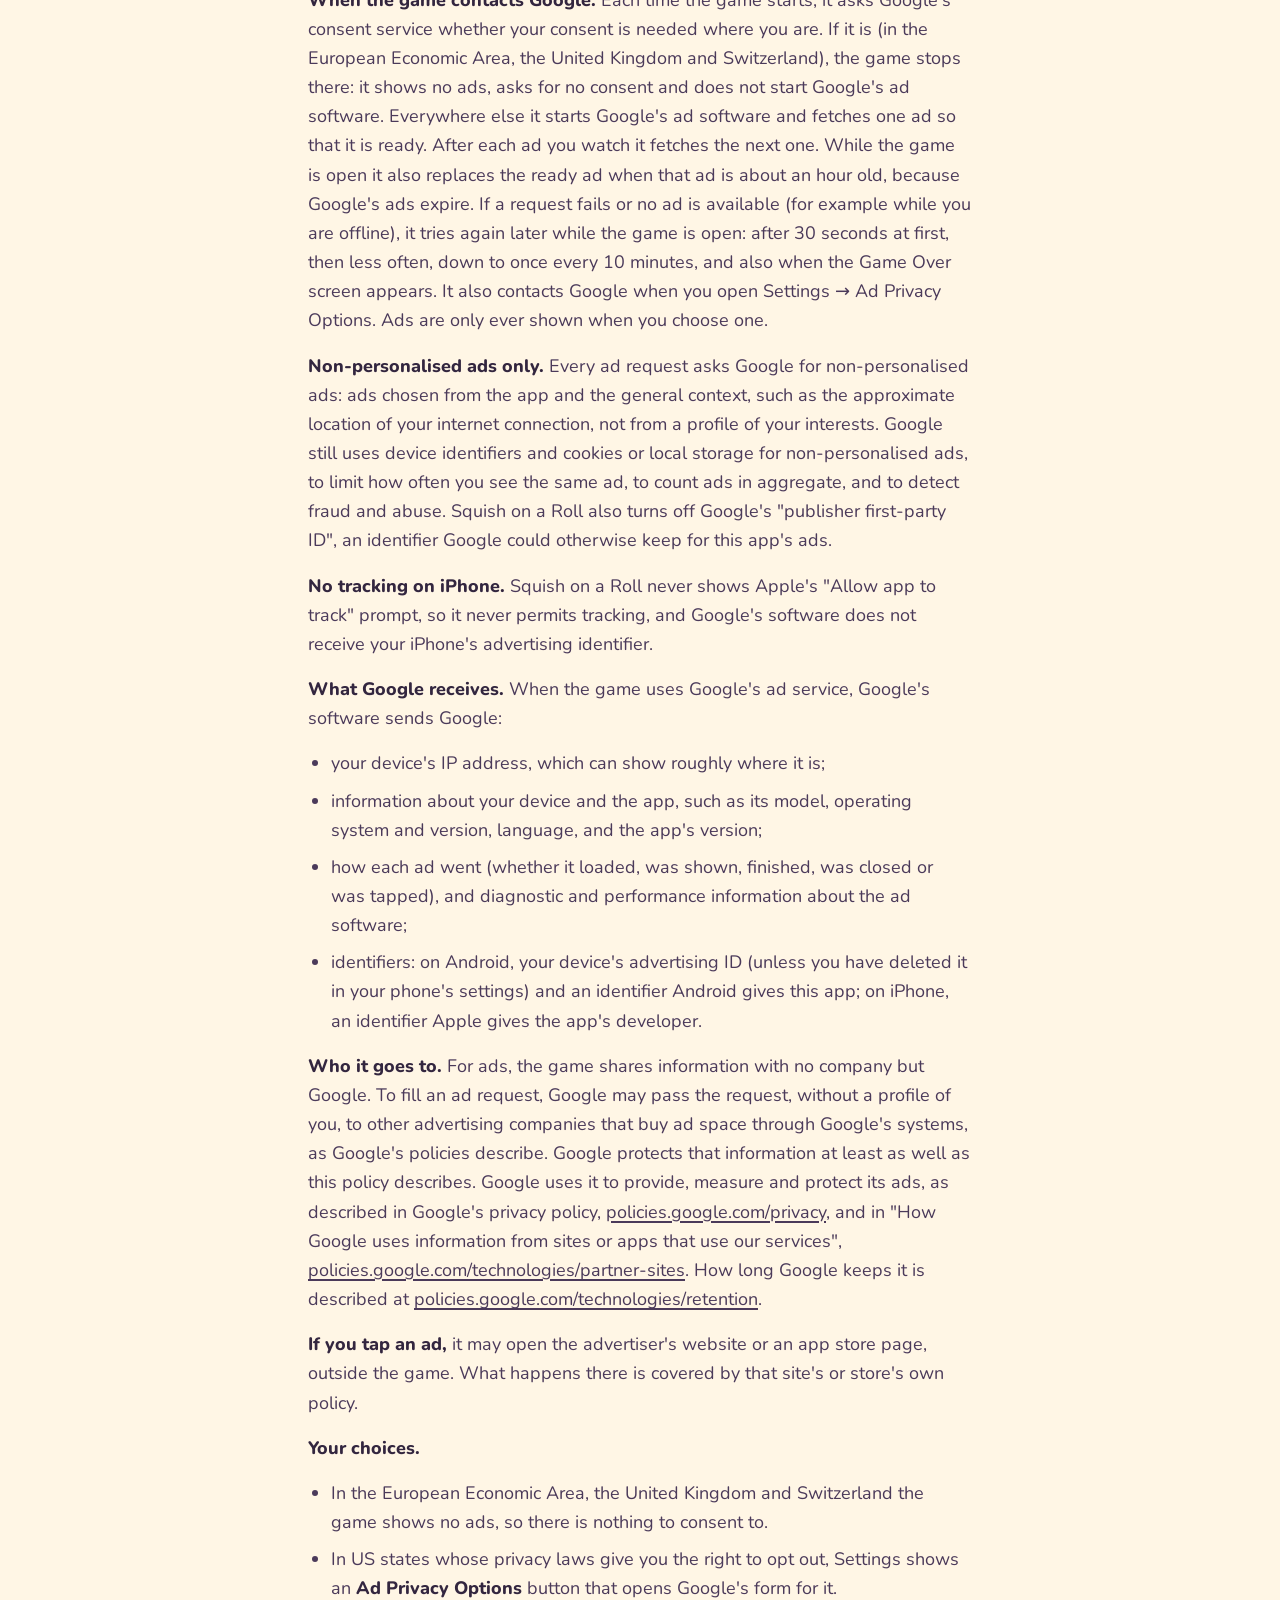
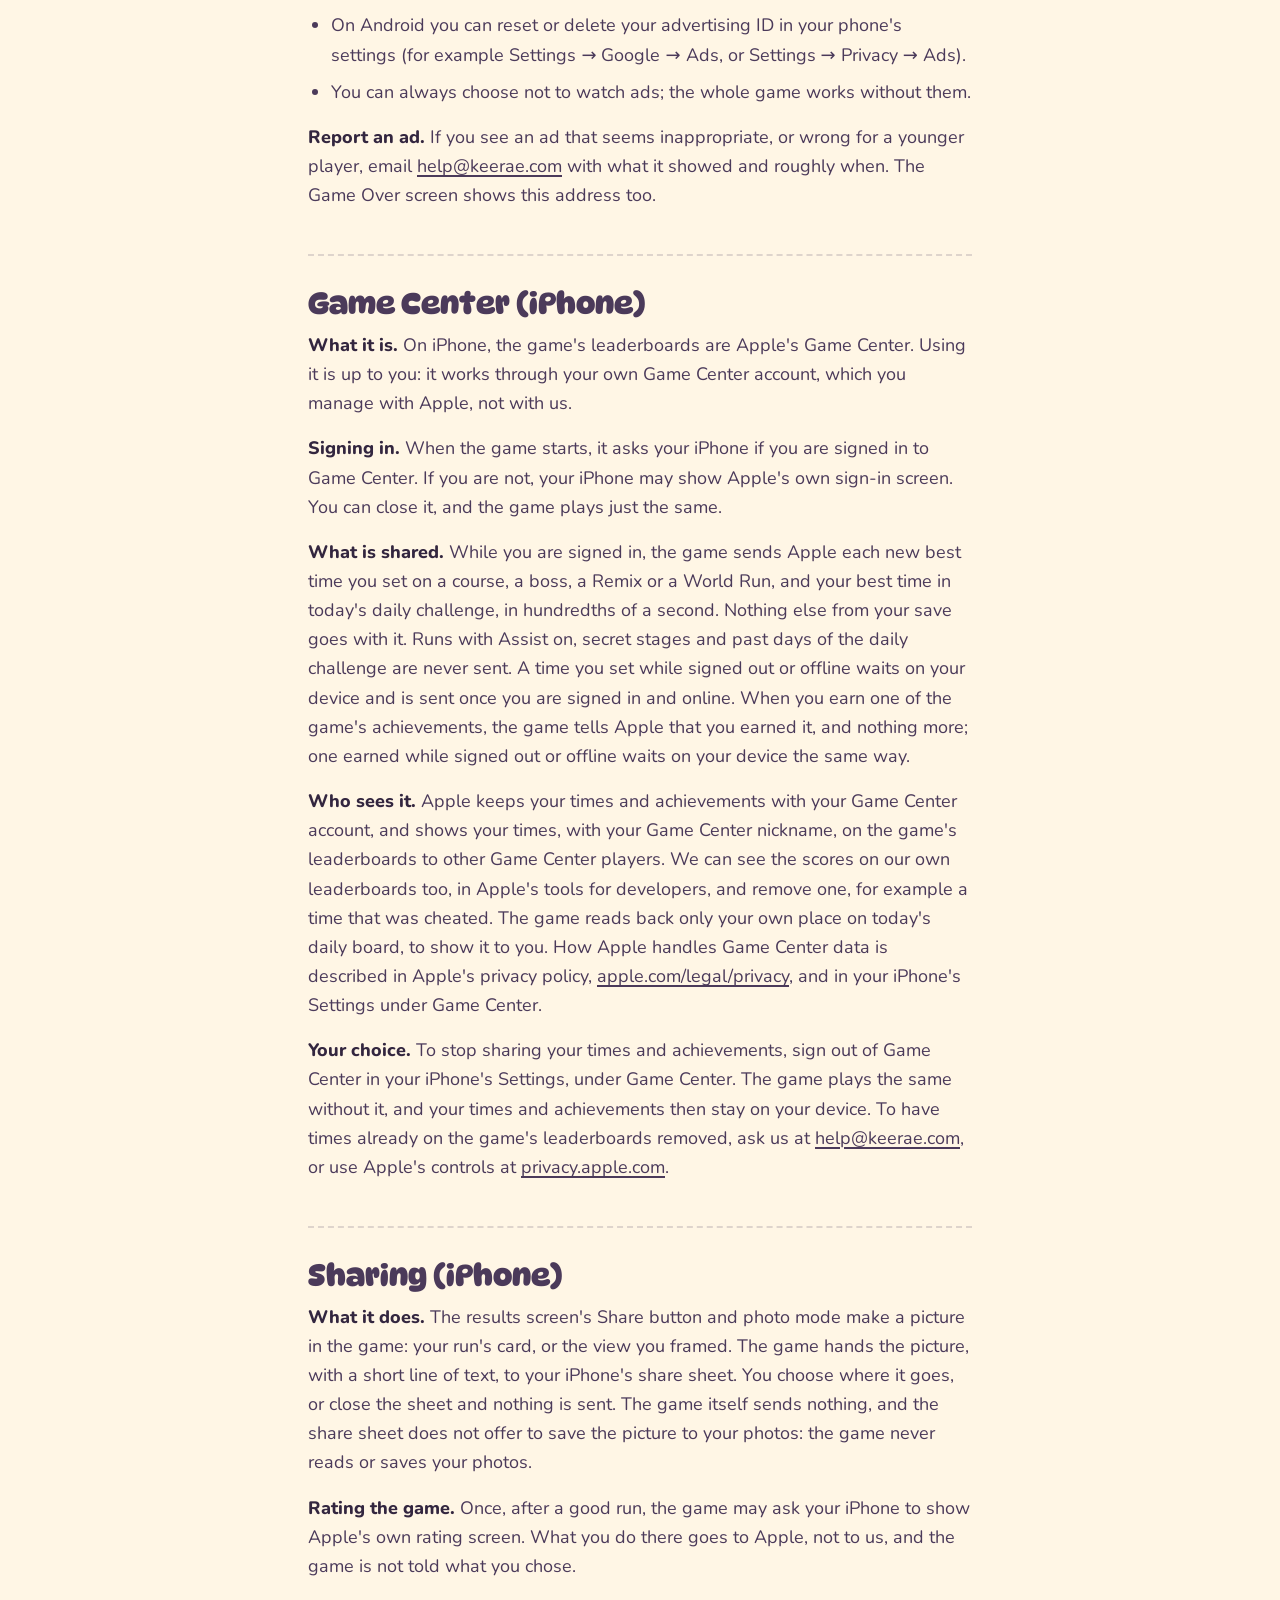
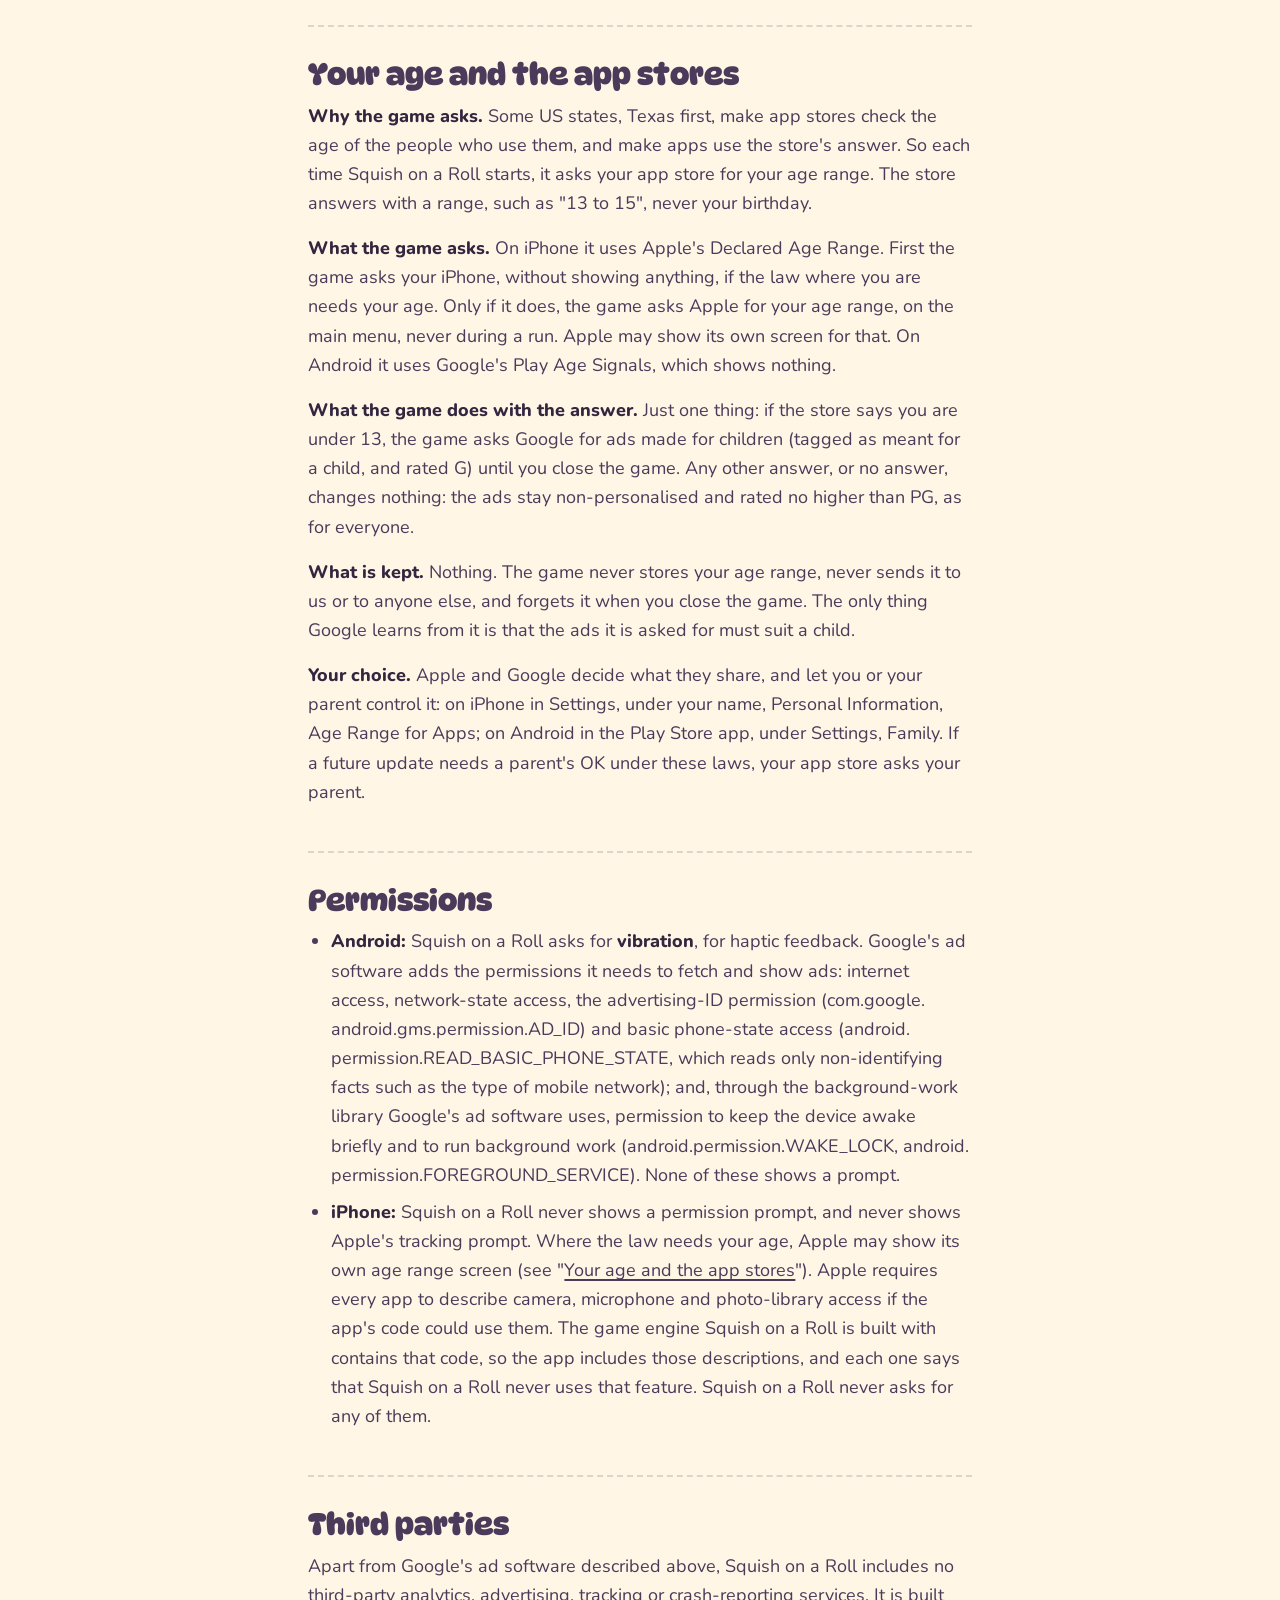
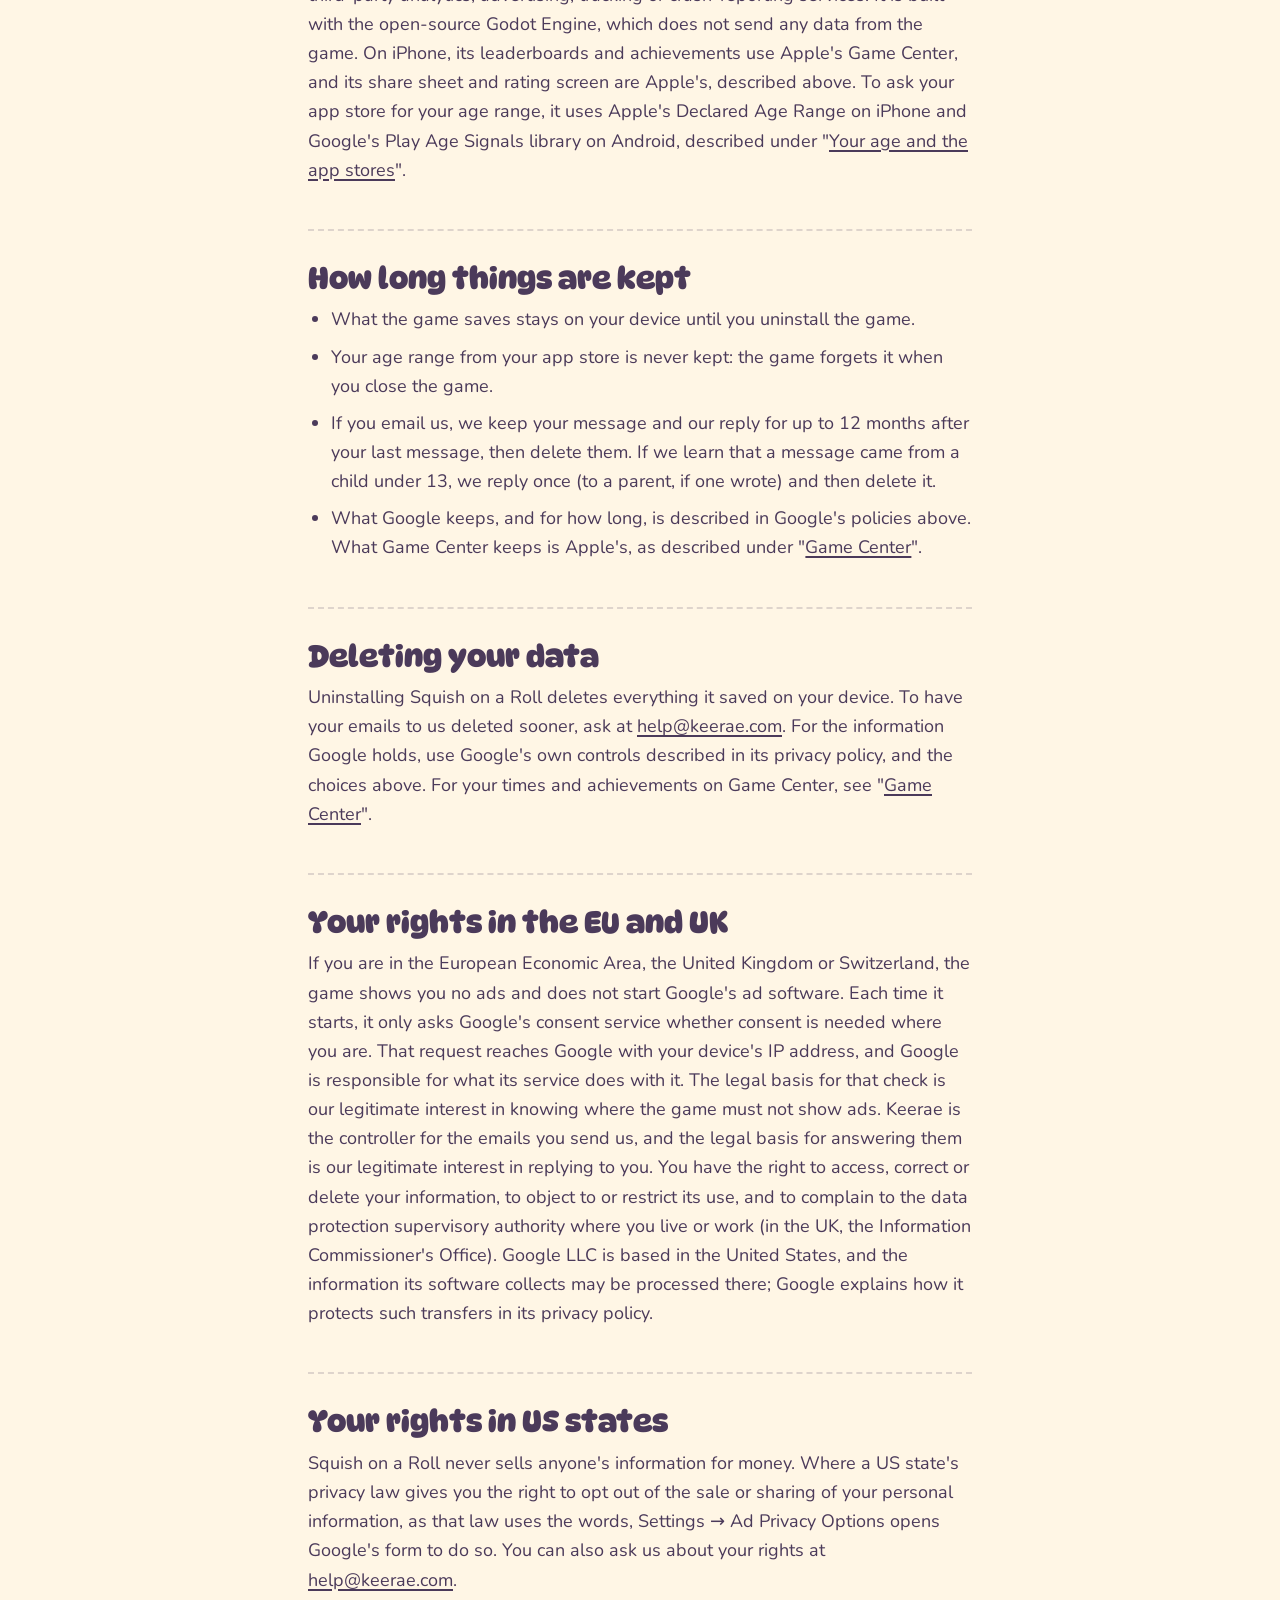
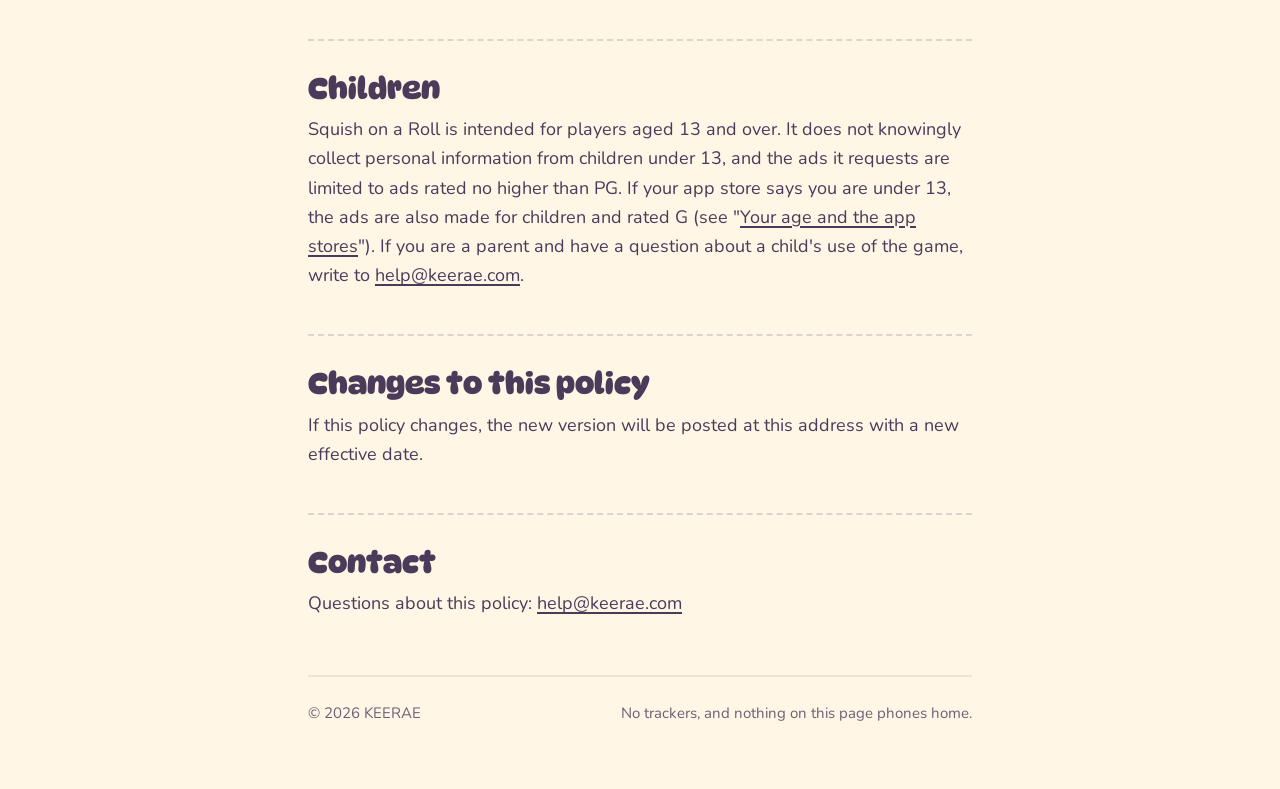
<file: squish-on-a-roll/privacy/index.html>
<!doctype html>
<html lang="en">
<head>
<meta charset="utf-8">
<meta name="viewport" content="width=device-width, initial-scale=1">
<title>Squish on a Roll privacy policy. KEERAE</title>
<meta name="description" content="The privacy policy of Squish on a Roll, a tilt game for iPhone and Android by KEERAE.">
<link rel="canonical" href="https://keerae.com/squish-on-a-roll/privacy/">
<meta name="robots" content="index, follow">
<meta name="theme-color" content="#FFF6E5">
<link rel="icon" href="../../favicon.svg?v=2" type="image/svg+xml">
<link rel="apple-touch-icon" href="../../apple-touch-icon.png?v=2">
<style>
  @font-face { font-family: "DynaPuff"; src: url("../../fonts/dynapuff.woff2") format("woff2"); font-weight: 400 700; font-display: swap; }
  @font-face { font-family: "Nunito"; src: url("../../fonts/nunito.woff2") format("woff2"); font-weight: 400 900; font-display: swap; }
  :root { --plum: #4B3A5A; --plum-deep: #33263F; --cream: #FFF6E5; --pink: #F6A6BE; --mint: #A6E9C6; --lilac: #C9B8F0; --butter: #FFE08A; --peach: #FFC9A3; --roll: #9FD98A;
    --display: "DynaPuff", ui-rounded, system-ui, sans-serif; --body: "Nunito", ui-rounded, system-ui, sans-serif; }
  * { box-sizing: border-box; }
  html { -webkit-text-size-adjust: 100%; }
  body { margin: 0; background: var(--cream); color: var(--plum); font: 400 18px/1.62 var(--body); }
  a { color: var(--plum); text-decoration-thickness: 2px; text-underline-offset: 3px; }
  a:hover { text-decoration-color: var(--pink); }
  :focus-visible { outline: 3px solid var(--plum); outline-offset: 3px; border-radius: 8px; }
  .top { border-bottom: 2px solid rgba(75, 58, 90, .12); }
  .wrap { max-width: 44rem; margin: 0 auto; padding: 0 20px; }
  .top .wrap { display: flex; align-items: center; justify-content: space-between; gap: 16px; min-height: 64px; }
  .wordmark { font: 700 26px/1 var(--display); letter-spacing: .03em; white-space: nowrap; text-decoration: none; display: inline-flex; }
  .wordmark span { paint-order: stroke fill; -webkit-text-stroke: .16em var(--plum); }
  .wordmark span:nth-child(1), .wordmark span:nth-child(6) { color: var(--mint); }
  .wordmark span:nth-child(2) { color: var(--lilac); } .wordmark span:nth-child(3) { color: var(--butter); }
  .wordmark span:nth-child(4) { color: var(--pink); } .wordmark span:nth-child(5) { color: var(--peach); }
  .top .game { font-weight: 700; font-size: 16px; }
  main.wrap { padding: 44px 20px 40px; overflow-wrap: break-word; }
  h1 { font: 700 clamp(34px, 7vw, 54px)/1.06 var(--display); margin: 0 0 18px; }
  h2 { font: 700 clamp(24px, 4vw, 30px)/1.15 var(--display); margin: 44px 0 10px; padding-top: 30px; border-top: 2px dashed rgba(75, 58, 90, .18); scroll-margin-top: 12px; }
  p { margin: 0 0 16px; }
  strong { font-weight: 800; color: var(--plum-deep); }
  ul { margin: 0 0 16px; padding-left: 1.3em; }
  li { margin: 8px 0; }
  li::marker { color: var(--plum); }
  .addr { padding: 14px 18px; border-radius: 16px; background: #fff; border: 2px solid rgba(75, 58, 90, .16); }
  .contents { margin: 28px 0 8px; padding: 16px 20px 12px; border-radius: 18px; background: #fff; border: 2px solid rgba(75, 58, 90, .16); }
  .contents h2 { font: 800 13px/1.2 var(--body); text-transform: uppercase; letter-spacing: .08em; margin: 0 0 6px; padding: 0; border: 0; opacity: .75; }
  .contents ol { columns: 2; column-gap: 28px; margin: 0; padding-left: 1.4em; font-size: 16px; }
  .contents li { margin: 0 0 6px; break-inside: avoid; }
  mark { background: var(--butter); color: var(--plum); padding: 0 4px; border-radius: 4px; }
  footer.wrap { padding: 0 20px 64px; }
  .foot { display: flex; flex-wrap: wrap; justify-content: space-between; gap: 8px 20px; padding-top: 24px; font-size: 15px; opacity: .8; border-top: 2px solid rgba(75, 58, 90, .12); }
  @media (max-width: 560px) { body { font-size: 17px; } .contents ol { columns: 1; } .top .game { font-size: 15px; } }
  @media print { .top, .contents, footer.wrap { display: none; } body { font-size: 12pt; } a { text-decoration: none; } h2 { break-after: avoid; } }
</style>
</head>
<body>
<header class="top">
  <div class="wrap">
    <a class="wordmark" href="/" aria-label="KEERAE, home"><span>K</span><span>E</span><span>E</span><span>R</span><span>A</span><span>E</span></a>
    <a class="game" href="/#n-squish-on-a-roll">About the game</a>
  </div>
</header>
<main class="wrap">
<h1>Squish on a Roll Privacy Policy</h1>
<p><strong>Effective date:</strong> 18 November 2026</p>
<p>Squish on a Roll is a tilt-controlled game for iPhone and Android made by Mister Dinguz and published by Keerae (see "<a href="#who-we-are">Who we are</a>"). This policy explains what the game does with information about you.</p>
<p>In short: <strong>the developer receives none of your game data.</strong> The game has no accounts and no analytics or crash reporting of its own, and your progress stays on your device. The game is free, and it shows <strong>optional ads from Google AdMob, only when you choose to watch one</strong> on the Game Over screen to get extra lives. To do that it includes Google's ad software, which collects the information described under "<a href="#ads">Ads</a>" and shares it with Google to show and measure ads and to prevent fraud. In the European Economic Area, the United Kingdom and Switzerland it shows no ads at all. On iPhone, if you are signed in to Apple's Game Center, your best times and the achievements you earn also go to Game Center (see "<a href="#game-center">Game Center</a>"). Each time it starts, the game also asks your app store for your age range and uses the answer only to make sure a player under 13 gets ads made for children; it never keeps it (see "<a href="#your-age-and-the-app-stores">Your age and the app stores</a>"). The developer never sells anyone's information for money.</p>
<nav class="contents" aria-labelledby="contents-h">
  <h2 id="contents-h">On this page</h2>
  <ol>
      <li><a href="#who-we-are">Who we are</a></li>
      <li><a href="#what-stays-on-your-device">What stays on your device</a></li>
      <li><a href="#motion-sensors">Motion sensors</a></li>
      <li><a href="#ads">Ads</a></li>
      <li><a href="#game-center">Game Center (iPhone)</a></li>
      <li><a href="#sharing">Sharing (iPhone)</a></li>
      <li><a href="#your-age-and-the-app-stores">Your age and the app stores</a></li>
      <li><a href="#permissions">Permissions</a></li>
      <li><a href="#third-parties">Third parties</a></li>
      <li><a href="#how-long-things-are-kept">How long things are kept</a></li>
      <li><a href="#deleting-your-data">Deleting your data</a></li>
      <li><a href="#your-rights-in-the-eu-and-uk">Your rights in the EU and UK</a></li>
      <li><a href="#your-rights-in-us-states">Your rights in US states</a></li>
      <li><a href="#children">Children</a></li>
      <li><a href="#changes-to-this-policy">Changes to this policy</a></li>
      <li><a href="#contact">Contact</a></li>
  </ol>
</nav>
<h2 id="who-we-are">Who we are</h2>
<p>Squish on a Roll is published by Keerae, who is responsible for this policy and for any message you send us:</p>
<p class="addr">Keerae<br>
PO Box 3178, Newton, NJ 07860, United States<br>
Email: <a href="mailto:help@keerae.com">help@keerae.com</a></p>
<p>Google LLC is responsible for what its ad software collects and how Google uses it (see "<a href="#ads">Ads</a>").</p>
<h2 id="what-stays-on-your-device">What stays on your device</h2>
<p>Squish on a Roll saves a few things so the game can continue where you left off. These are stored only in the app's own private storage on your device:</p>
<ul>
  <li><strong>Game progress:</strong> which stages you have completed, your ratings, the collectibles you have found and your best results.</li>
  <li><strong>Lives:</strong> how many lives you have and, while you are below the maximum, one reading of your device's clock: when the current wait for your next life began. That is normally the moment you lost a life with all your lives still left, or the time the game was opened if the device's clock had been turned back. The game uses it only to work out when your next life is due. It is a single value that is moved on as lives come back and deleted once your lives are full again; the game keeps no history of when or how long you play.</li>
  <li><strong>Settings:</strong> volume levels, control options such as tilt sensitivity and the on-screen jump button, vibration on or off.</li>
  <li><strong>Tilt calibration:</strong> the "neutral" angle you hold your phone at.</li>
  <li><strong>Damaged save files:</strong> if the game ever finds its save file damaged, it keeps a copy of the damaged file, named with the time it was found (up to three of them), next to your save, so that nothing is thrown away. These copies never leave the device either.</li>
  <li><strong>Pictures to share (iPhone):</strong> when you share a result or a picture from photo mode, the game writes the picture to its own storage first and then hands it to your iPhone's share sheet (see "<a href="#sharing">Sharing</a>"). It keeps only the last picture of each kind: the next one replaces it.</li>
</ul>
<p>None of this is sent anywhere, except your best times and achievements on iPhone while you are signed in to Game Center (see "<a href="#game-center">Game Center</a>"), and a picture you choose to share (see "<a href="#sharing">Sharing</a>"). Uninstalling Squish on a Roll deletes it. On Android the game opts out of Android's cloud backup. On iPhone, your saved progress may be included in the backups your device makes to iCloud or to your computer. Those backups are controlled by you and Apple, and Squish on a Roll cannot read them.</p>
<h2 id="motion-sensors">Motion sensors</h2>
<p>You steer by tilting your phone, so while you play, Squish on a Roll reads your device's motion sensors (accelerometer, gravity and gyroscope). The readings are used on the device to move the ball and are then discarded. They are not recorded or sent anywhere. The only thing saved is the neutral holding angle described above.</p>
<h2 id="ads">Ads</h2>
<p><strong>When ads appear.</strong> An ad only plays when you tap <strong>Watch Ad</strong> on the Game Over screen, in return for 3 extra lives. Ads never interrupt play, and there are no banner, pop-up or other ads anywhere else in the game. You never have to watch one: lost lives also come back on their own, one every 10 minutes.</p>
<p><strong>Who provides them.</strong> The ads come from Google AdMob, a service of Google LLC, through Google's Mobile Ads SDK and its User Messaging Platform, which Squish on a Roll includes through the open-source Poing Studios Godot AdMob plugin.</p>
<p><strong>When the game contacts Google.</strong> Each time the game starts, it asks Google's consent service whether your consent is needed where you are. If it is (in the European Economic Area, the United Kingdom and Switzerland), the game stops there: it shows no ads, asks for no consent and does not start Google's ad software. Everywhere else it starts Google's ad software and fetches one ad so that it is ready. After each ad you watch it fetches the next one. While the game is open it also replaces the ready ad when that ad is about an hour old, because Google's ads expire. If a request fails or no ad is available (for example while you are offline), it tries again later while the game is open: after 30 seconds at first, then less often, down to once every 10 minutes, and also when the Game Over screen appears. It also contacts Google when you open Settings → Ad Privacy Options. Ads are only ever shown when you choose one.</p>
<p><strong>Non-personalised ads only.</strong> Every ad request asks Google for non-personalised ads: ads chosen from the app and the general context, such as the approximate location of your internet connection, not from a profile of your interests. Google still uses device identifiers and cookies or local storage for non-personalised ads, to limit how often you see the same ad, to count ads in aggregate, and to detect fraud and abuse. Squish on a Roll also turns off Google's "publisher first-party ID", an identifier Google could otherwise keep for this app's ads.</p>
<p><strong>No tracking on iPhone.</strong> Squish on a Roll never shows Apple's "Allow app to track" prompt, so it never permits tracking, and Google's software does not receive your iPhone's advertising identifier.</p>
<p><strong>What Google receives.</strong> When the game uses Google's ad service, Google's software sends Google:</p>
<ul>
  <li>your device's IP address, which can show roughly where it is;</li>
  <li>information about your device and the app, such as its model, operating system and version, language, and the app's version;</li>
  <li>how each ad went (whether it loaded, was shown, finished, was closed or was tapped), and diagnostic and performance information about the ad software;</li>
  <li>identifiers: on Android, your device's advertising ID (unless you have deleted it in your phone's settings) and an identifier Android gives this app; on iPhone, an identifier Apple gives the app's developer.</li>
</ul>
<p><strong>Who it goes to.</strong> For ads, the game shares information with no company but Google. To fill an ad request, Google may pass the request, without a profile of you, to other advertising companies that buy ad space through Google's systems, as Google's policies describe. Google protects that information at least as well as this policy describes. Google uses it to provide, measure and protect its ads, as described in Google's privacy policy, <a href="https://policies.google.com/privacy">policies.google.com/<wbr>privacy</a>, and in "How Google uses information from sites or apps that use our services", <a href="https://policies.google.com/technologies/partner-sites">policies.google.com/<wbr>technologies/<wbr>partner-sites</a>. How long Google keeps it is described at <a href="https://policies.google.com/technologies/retention">policies.google.com/<wbr>technologies/<wbr>retention</a>.</p>
<p><strong>If you tap an ad,</strong> it may open the advertiser's website or an app store page, outside the game. What happens there is covered by that site's or store's own policy.</p>
<p><strong>Your choices.</strong></p>
<ul>
  <li>In the European Economic Area, the United Kingdom and Switzerland the game shows no ads, so there is nothing to consent to.</li>
  <li>In US states whose privacy laws give you the right to opt out, Settings shows an <strong>Ad Privacy Options</strong> button that opens Google's form for it.</li>
  <li>On Android you can reset or delete your advertising ID in your phone's settings (for example Settings → Google → Ads, or Settings → Privacy → Ads).</li>
  <li>You can always choose not to watch ads; the whole game works without them.</li>
</ul>
<p><strong>Report an ad.</strong> If you see an ad that seems inappropriate, or wrong for a younger player, email <a href="mailto:help@keerae.com">help@keerae.com</a> with what it showed and roughly when. The Game Over screen shows this address too.</p>
<h2 id="game-center">Game Center (iPhone)</h2>
<p><strong>What it is.</strong> On iPhone, the game's leaderboards are Apple's Game Center. Using it is up to you: it works through your own Game Center account, which you manage with Apple, not with us.</p>
<p><strong>Signing in.</strong> When the game starts, it asks your iPhone if you are signed in to Game Center. If you are not, your iPhone may show Apple's own sign-in screen. You can close it, and the game plays just the same.</p>
<p><strong>What is shared.</strong> While you are signed in, the game sends Apple each new best time you set on a course, a boss, a Remix or a World Run, and your best time in today's daily challenge, in hundredths of a second. Nothing else from your save goes with it. Runs with Assist on, secret stages and past days of the daily challenge are never sent. A time you set while signed out or offline waits on your device and is sent once you are signed in and online. When you earn one of the game's achievements, the game tells Apple that you earned it, and nothing more; one earned while signed out or offline waits on your device the same way.</p>
<p><strong>Who sees it.</strong> Apple keeps your times and achievements with your Game Center account, and shows your times, with your Game Center nickname, on the game's leaderboards to other Game Center players. We can see the scores on our own leaderboards too, in Apple's tools for developers, and remove one, for example a time that was cheated. The game reads back only your own place on today's daily board, to show it to you. How Apple handles Game Center data is described in Apple's privacy policy, <a href="https://www.apple.com/legal/privacy/">apple.com/<wbr>legal/<wbr>privacy</a>, and in your iPhone's Settings under Game Center.</p>
<p><strong>Your choice.</strong> To stop sharing your times and achievements, sign out of Game Center in your iPhone's Settings, under Game Center. The game plays the same without it, and your times and achievements then stay on your device. To have times already on the game's leaderboards removed, ask us at <a href="mailto:help@keerae.com">help@keerae.com</a>, or use Apple's controls at <a href="https://privacy.apple.com/">privacy.apple.com</a>.</p>
<h2 id="sharing">Sharing (iPhone)</h2>
<p><strong>What it does.</strong> The results screen's Share button and photo mode make a picture in the game: your run's card, or the view you framed. The game hands the picture, with a short line of text, to your iPhone's share sheet. You choose where it goes, or close the sheet and nothing is sent. The game itself sends nothing, and the share sheet does not offer to save the picture to your photos: the game never reads or saves your photos.</p>
<p><strong>Rating the game.</strong> Once, after a good run, the game may ask your iPhone to show Apple's own rating screen. What you do there goes to Apple, not to us, and the game is not told what you chose.</p>
<h2 id="your-age-and-the-app-stores">Your age and the app stores</h2>
<p><strong>Why the game asks.</strong> Some US states, Texas first, make app stores check the age of the people who use them, and make apps use the store's answer. So each time Squish on a Roll starts, it asks your app store for your age range. The store answers with a range, such as "13 to 15", never your birthday.</p>
<p><strong>What the game asks.</strong> On iPhone it uses Apple's Declared Age Range. First the game asks your iPhone, without showing anything, if the law where you are needs your age. Only if it does, the game asks Apple for your age range, on the main menu, never during a run. Apple may show its own screen for that. On Android it uses Google's Play Age Signals, which shows nothing.</p>
<p><strong>What the game does with the answer.</strong> Just one thing: if the store says you are under 13, the game asks Google for ads made for children (tagged as meant for a child, and rated G) until you close the game. Any other answer, or no answer, changes nothing: the ads stay non-personalised and rated no higher than PG, as for everyone.</p>
<p><strong>What is kept.</strong> Nothing. The game never stores your age range, never sends it to us or to anyone else, and forgets it when you close the game. The only thing Google learns from it is that the ads it is asked for must suit a child.</p>
<p><strong>Your choice.</strong> Apple and Google decide what they share, and let you or your parent control it: on iPhone in Settings, under your name, Personal Information, Age Range for Apps; on Android in the Play Store app, under Settings, Family. If a future update needs a parent's OK under these laws, your app store asks your parent.</p>
<h2 id="permissions">Permissions</h2>
<ul>
  <li><strong>Android:</strong> Squish on a Roll asks for <strong>vibration</strong>, for haptic feedback. Google's ad software adds the permissions it needs to fetch and show ads: internet access, network-state access, the advertising-ID permission (com.<wbr>google.<wbr>android.<wbr>gms.<wbr>permission.<wbr>AD_<wbr>ID) and basic phone-state access (android.<wbr>permission.<wbr>READ_<wbr>BASIC_<wbr>PHONE_<wbr>STATE, which reads only non-identifying facts such as the type of mobile network); and, through the background-work library Google's ad software uses, permission to keep the device awake briefly and to run background work (android.<wbr>permission.<wbr>WAKE_<wbr>LOCK, android.<wbr>permission.<wbr>FOREGROUND_<wbr>SERVICE). None of these shows a prompt.</li>
  <li><strong>iPhone:</strong> Squish on a Roll never shows a permission prompt, and never shows Apple's tracking prompt. Where the law needs your age, Apple may show its own age range screen (see "<a href="#your-age-and-the-app-stores">Your age and the app stores</a>"). Apple requires every app to describe camera, microphone and photo-library access if the app's code could use them. The game engine Squish on a Roll is built with contains that code, so the app includes those descriptions, and each one says that Squish on a Roll never uses that feature. Squish on a Roll never asks for any of them.</li>
</ul>
<h2 id="third-parties">Third parties</h2>
<p>Apart from Google's ad software described above, Squish on a Roll includes no third-party analytics, advertising, tracking or crash-reporting services. It is built with the open-source Godot Engine, which does not send any data from the game. On iPhone, its leaderboards and achievements use Apple's Game Center, and its share sheet and rating screen are Apple's, described above. To ask your app store for your age range, it uses Apple's Declared Age Range on iPhone and Google's Play Age Signals library on Android, described under "<a href="#your-age-and-the-app-stores">Your age and the app stores</a>".</p>
<h2 id="how-long-things-are-kept">How long things are kept</h2>
<ul>
  <li>What the game saves stays on your device until you uninstall the game.</li>
  <li>Your age range from your app store is never kept: the game forgets it when you close the game.</li>
  <li>If you email us, we keep your message and our reply for up to 12 months after your last message, then delete them. If we learn that a message came from a child under 13, we reply once (to a parent, if one wrote) and then delete it.</li>
  <li>What Google keeps, and for how long, is described in Google's policies above. What Game Center keeps is Apple's, as described under "<a href="#game-center">Game Center</a>".</li>
</ul>
<h2 id="deleting-your-data">Deleting your data</h2>
<p>Uninstalling Squish on a Roll deletes everything it saved on your device. To have your emails to us deleted sooner, ask at <a href="mailto:help@keerae.com">help@keerae.com</a>. For the information Google holds, use Google's own controls described in its privacy policy, and the choices above. For your times and achievements on Game Center, see "<a href="#game-center">Game Center</a>".</p>
<h2 id="your-rights-in-the-eu-and-uk">Your rights in the EU and UK</h2>
<p>If you are in the European Economic Area, the United Kingdom or Switzerland, the game shows you no ads and does not start Google's ad software. Each time it starts, it only asks Google's consent service whether consent is needed where you are. That request reaches Google with your device's IP address, and Google is responsible for what its service does with it. The legal basis for that check is our legitimate interest in knowing where the game must not show ads. Keerae is the controller for the emails you send us, and the legal basis for answering them is our legitimate interest in replying to you. You have the right to access, correct or delete your information, to object to or restrict its use, and to complain to the data protection supervisory authority where you live or work (in the UK, the Information Commissioner's Office). Google LLC is based in the United States, and the information its software collects may be processed there; Google explains how it protects such transfers in its privacy policy.</p>
<h2 id="your-rights-in-us-states">Your rights in US states</h2>
<p>Squish on a Roll never sells anyone's information for money. Where a US state's privacy law gives you the right to opt out of the sale or sharing of your personal information, as that law uses the words, Settings → Ad Privacy Options opens Google's form to do so. You can also ask us about your rights at <a href="mailto:help@keerae.com">help@keerae.com</a>.</p>
<h2 id="children">Children</h2>
<p>Squish on a Roll is intended for players aged 13 and over. It does not knowingly collect personal information from children under 13, and the ads it requests are limited to ads rated no higher than PG. If your app store says you are under 13, the ads are also made for children and rated G (see "<a href="#your-age-and-the-app-stores">Your age and the app stores</a>"). If you are a parent and have a question about a child's use of the game, write to <a href="mailto:help@keerae.com">help@keerae.com</a>.</p>
<h2 id="changes-to-this-policy">Changes to this policy</h2>
<p>If this policy changes, the new version will be posted at this address with a new effective date.</p>
<h2 id="contact">Contact</h2>
<p>Questions about this policy: <a href="mailto:help@keerae.com">help@keerae.com</a></p>
</main>
<footer class="wrap"><div class="foot"><span>&copy; 2026 KEERAE</span><span>No trackers, and nothing on this page phones home.</span></div></footer>
</body>
</html>
</file>
<file: kit/kit.css>
/* KEERAE: the shared parts of the page.
   Fonts are self-hosted, SIL OFL: DynaPuff (display), Fredoka (UI), Nunito (normal-mode body). */
@font-face { font-family: "DynaPuff"; src: url("../fonts/dynapuff.woff2") format("woff2"); font-weight: 400 700; font-display: swap; }
@font-face { font-family: "Fredoka"; src: url("../fonts/fredoka.woff2") format("woff2"); font-weight: 300 700; font-display: swap; }
@font-face { font-family: "Nunito"; src: url("../fonts/nunito.woff2") format("woff2"); font-weight: 400 900; font-display: swap; }
@font-face { font-family: "Fraunces Black"; src: url("../fonts/fraunces-black.woff") format("woff"); font-weight: 400 900; font-display: swap; } /* Rattlecup's slams, subset to capitals and digits */

:root {
  --plum: #4B3A5A;
  --plum-deep: #33263F;
  --plum-soft: #7A6890;
  --cream: #FFF6E5;
  --mint: #A6E9C6;
  --pink: #F6A6BE;
  --lilac: #C9B8F0;
  --butter: #FFE08A;
  --peach: #FFC9A3;
  --sky-1: #BFD3F7;
  --sky-2: #E6DDF7;
  --night-1: #171A2E;
  --night-2: #2B2552;
  /* each game's own paint */
  --squish: #A6E9C6;    --squish-deep: #171A2E;
  --ember: #FFB37A;     --ember-deep: #0A0812;   --ember-hot: #FF7A2F;
  --rattle: #E9C46A;    --rattle-deep: #0E0A06;  --rattle-gold: #C9A24F;
  --roll: #9FD98A;      --roll-deep: #7D6BC9;    --roll-dirt: #D98B4E;
  --display: "DynaPuff", "Fredoka", ui-rounded, system-ui, sans-serif;
  --ui: "Fredoka", ui-rounded, system-ui, sans-serif;
  --body: "Nunito", "Fredoka", system-ui, sans-serif;
  --squishy: cubic-bezier(.34, 1.56, .64, 1);
  --floaty: cubic-bezier(.45, .05, .35, 1);
}

* { box-sizing: border-box; }
html { -webkit-text-size-adjust: 100%; }
body { margin: 0; font-family: var(--ui); color: var(--plum); background: var(--sky-2); -webkit-tap-highlight-color: transparent; }
:root[data-time="night"] body { background: var(--night-1); }
img { max-width: 100%; }
button { font: inherit; color: inherit; }
:focus-visible { outline: 3px solid var(--plum); outline-offset: 3px; border-radius: 12px; }
.k-dark :focus-visible, :root[data-time="night"] .k-nightfocus :focus-visible { outline-color: var(--cream); }
.sr-only { position: absolute !important; width: 1px; height: 1px; padding: 0; margin: -1px; overflow: hidden; clip: rect(0 0 0 0); white-space: nowrap; border: 0; }

/* Mode switching. Weird is the default with scripts on; normal is what you get without them. */
:root[data-mode="normal"] .world { display: none !important; }
:root[data-mode="weird"] #normal { display: none !important; }
:root[data-mode="normal"] .k-controls { display: none !important; }

/* ------------------------------------------------------------------ type */
.k-display { font-family: var(--display); font-weight: 700; letter-spacing: .01em; }
.k-wordmark { font-family: var(--display); font-weight: 700; line-height: 1; letter-spacing: .03em; white-space: nowrap; display: inline-flex; }
.k-wordmark span { display: inline-block; paint-order: stroke fill; -webkit-text-stroke: .16em var(--plum); }
.k-wordmark span:nth-child(5n+1) { color: var(--mint); }
.k-wordmark span:nth-child(5n+2) { color: var(--lilac); }
.k-wordmark span:nth-child(5n+3) { color: var(--butter); }
.k-wordmark span:nth-child(5n+4) { color: var(--pink); }
.k-wordmark span:nth-child(5n+5) { color: var(--peach); }
.k-wordmark.k-bob span { animation: k-bob 3.6s var(--floaty) infinite; }
.k-wordmark.k-bob span:nth-child(2) { animation-delay: -.5s; }
.k-wordmark.k-bob span:nth-child(3) { animation-delay: -1s; }
.k-wordmark.k-bob span:nth-child(4) { animation-delay: -1.5s; }
.k-wordmark.k-bob span:nth-child(5) { animation-delay: -2s; }
.k-wordmark.k-bob span:nth-child(6) { animation-delay: -2.5s; }
@keyframes k-bob { 0%, 100% { transform: translateY(0) rotate(-2deg); } 50% { transform: translateY(-.08em) rotate(2deg); } }

/* Outlined bubbly heading, like the Squish n Pops logo */
.k-puff { font-family: var(--display); font-weight: 700; paint-order: stroke fill; -webkit-text-stroke: .14em var(--plum); color: var(--cream); letter-spacing: .02em; line-height: 1.02; }

/* ---------------------------------------------------- the More info button */
.k-more {
  --c: var(--mint);
  position: relative; display: inline-flex; align-items: center; gap: .45em;
  min-height: 52px; padding: .45em 1.15em .5em .85em;
  font: 700 21px/1 var(--display); color: var(--plum); letter-spacing: .02em; text-decoration: none;
  background: var(--c); border: 3px solid var(--plum); border-radius: 999px;
  box-shadow: 0 5px 0 var(--plum), inset 0 -6px 0 rgba(75, 58, 90, .14), inset 0 4px 0 rgba(255, 255, 255, .55);
  cursor: pointer; user-select: none; -webkit-user-select: none; touch-action: manipulation;
  transition: transform .5s var(--squishy), box-shadow .2s;
}
.k-more::after { /* shine */
  content: ""; position: absolute; left: 14%; top: 6px; width: 26%; height: 7px; border-radius: 9px;
  background: rgba(255, 255, 255, .7); pointer-events: none;
}
.k-more svg { width: 1.05em; height: 1.05em; flex: none; }
.k-more:hover { transform: translateY(-2px) scale(1.04, .97); }
.k-more:active { transform: translateY(4px) scale(1.12, .84); box-shadow: 0 1px 0 var(--plum), inset 0 -4px 0 rgba(75, 58, 90, .14), inset 0 3px 0 rgba(255, 255, 255, .5); transition-duration: .08s; }
.k-more:focus-visible { outline: 3px solid var(--plum); outline-offset: 4px; border-radius: 999px; }
.k-dark .k-more:focus-visible { outline-color: var(--cream); }

/* ------------------------------------------------------ a secret, found */
/* A gold card that drops into a toy when its secret happens (kit/toys.js, secretCard). */
.k-secret {
  position: absolute; z-index: 5; left: 50%; top: 14px; transform: translateX(-50%);
  display: grid; grid-template-columns: auto minmax(0, 1fr); column-gap: 10px; align-items: center;
  width: max-content; max-width: calc(100% - 84px); padding: 9px 16px 10px 11px;
  background: linear-gradient(180deg, #FFF4CF, #FFE08A); color: var(--plum);
  border: 3px solid var(--plum); border-radius: 18px;
  box-shadow: 0 4px 0 var(--plum), 0 10px 34px rgba(255, 214, 120, .5);
  pointer-events: none; animation: k-secret-in .6s var(--squishy) both;
}
.k-secret-star { grid-row: 1 / 3; width: 32px; height: 32px; fill: #FFD45E; stroke: var(--plum); stroke-width: 1.7; stroke-linejoin: round; overflow: visible; animation: k-secret-spin 4s linear infinite; }
.k-secret b { font: 700 19px/1.1 var(--display); letter-spacing: .02em; }
.k-secret small { font: 500 13px/1.3 var(--ui); opacity: .88; }
.k-secret.k-out { animation: k-secret-out .45s ease-in both; }
@keyframes k-secret-in { from { opacity: 0; transform: translate(-50%, -34px) scale(.6); } to { opacity: 1; transform: translate(-50%, 0) scale(1); } }
@keyframes k-secret-out { to { opacity: 0; transform: translate(-50%, -16px) scale(.92); } }
@keyframes k-secret-spin { to { transform: rotate(360deg); } }
@media (prefers-reduced-motion: reduce) { .k-secret, .k-secret.k-out, .k-secret-star { animation: none; } }

/* ------------------------------------------------- status line + hint */
.k-status { font: 500 16px/1.35 var(--ui); }
.k-status b { font-weight: 700; }
.k-chip { display: inline-block; padding: .18em .7em .22em; border-radius: 999px; font: 600 13px/1.3 var(--ui); background: rgba(255, 255, 255, .7); border: 2px solid var(--plum); color: var(--plum); white-space: nowrap; }
.k-hint { font: 500 14px/1.35 var(--ui); opacity: .85; }

/* ------------------------------------------------- top-right controls */
.k-controls { position: fixed; z-index: 60; top: 14px; right: 14px; display: flex; gap: 10px; align-items: center; }
.k-normal, .k-sound {
  display: inline-flex; align-items: center; gap: 8px; min-height: 44px; padding: 6px 14px 6px 8px;
  font: 600 15px/1 var(--ui); color: var(--plum); background: var(--cream);
  border: 2.5px solid var(--plum); border-radius: 999px; box-shadow: 0 3px 0 var(--plum);
  cursor: pointer; transition: transform .45s var(--squishy);
}
.k-normal:hover, .k-sound:hover { transform: translateY(-1px) scale(1.03); }
.k-normal:active, .k-sound:active { transform: translateY(2px) scale(1.06, .9); transition-duration: .08s; }
.k-normal .k-track { position: relative; width: 38px; height: 24px; border-radius: 999px; background: var(--lilac); border: 2px solid var(--plum); flex: none; }
.k-normal .k-knob { position: absolute; top: 2px; left: 2px; width: 16px; height: 16px; border-radius: 50%; background: var(--cream); border: 2px solid var(--plum); transition: transform .5s var(--squishy); }
.k-normal:hover .k-knob { transform: translateX(3px) scale(1.1, .9); }
.k-sound { padding: 4px 13px 4px 4px; }
.k-sound svg { width: 34px; height: 34px; flex: none; overflow: visible; }
.k-sound .k-s-on { display: none; }
.k-sound[aria-pressed="true"] .k-s-on { display: inline; }
.k-sound[aria-pressed="true"] .k-s-off { display: none; }
.k-sound .k-note { opacity: 0; }
.k-sound[aria-pressed="true"] .k-note { animation: k-note 1.6s ease-out infinite; }
.k-sound[aria-pressed="true"] .k-note + .k-note { animation-delay: .8s; }
@keyframes k-note { 0% { opacity: 0; transform: translate(0, 0) scale(.6); } 20% { opacity: 1; } 100% { opacity: 0; transform: translate(10px, -16px) scale(1); } }
.k-sound .k-zz { animation: k-zz 2.4s ease-in-out infinite; }
@keyframes k-zz { 0%, 100% { opacity: .35; transform: translate(0, 0); } 50% { opacity: 1; transform: translate(2px, -3px); } }
@media (max-width: 560px) {
  .k-controls { top: 10px; right: 10px; gap: 8px; }
  .k-normal { padding: 5px 11px 5px 7px; font-size: 14px; }
  .k-sound .k-label { position: absolute; width: 1px; height: 1px; overflow: hidden; clip: rect(0 0 0 0); }
  .k-sound { padding: 4px; }
}

/* ----------------------------------------------------- speech bubbles */
.k-say {
  position: absolute; z-index: 70; max-width: 240px; padding: 9px 14px 10px; pointer-events: none;
  font: 600 15px/1.3 var(--ui); color: var(--plum); background: var(--cream);
  border: 2.5px solid var(--plum); border-radius: 18px; box-shadow: 0 3px 0 var(--plum);
  transform-origin: 50% 100%; animation: k-say-in .45s var(--squishy) both;
}
.k-say::after { content: ""; position: absolute; left: var(--tail, 50%); bottom: -9px; width: 14px; height: 14px; margin-left: -7px; background: var(--cream); border-right: 2.5px solid var(--plum); border-bottom: 2.5px solid var(--plum); transform: rotate(45deg); border-bottom-right-radius: 4px; }
.k-say small { display: block; margin-top: 3px; font: 500 13px/1.3 var(--ui); opacity: .8; }
.k-say.k-out { animation: k-say-out .25s ease-in both; }
@keyframes k-say-in { from { opacity: 0; transform: translateY(8px) scale(.6); } to { opacity: 1; transform: none; } }
@keyframes k-say-out { to { opacity: 0; transform: translateY(-6px) scale(.9); } }

/* ------------------------------------------------------------ Squish */
.k-squish { display: block; overflow: visible; }
.k-squish:focus { outline: none; }
.k-squish:focus-visible { outline: 3px solid var(--plum); outline-offset: 4px; border-radius: 30px; }
.k-squish .sq-body-g { transform-origin: 64px 110px; transform-box: view-box; }
.k-squish.breathe .sq-body-g { animation: sq-breathe 3.8s var(--floaty) infinite; }
.k-squish.asleep .sq-body-g { animation-duration: 4.6s; }
@keyframes sq-breathe { 0%, 100% { transform: scale(1, 1); } 50% { transform: scale(1.025, .975); } }
.k-squish .sq-face > g { display: none; }
.k-squish.m-awake .sq-awake, .k-squish.m-drowsy .sq-drowsy, .k-squish.m-asleep .sq-asleep,
.k-squish.m-happy .sq-happy, .k-squish.m-yawn .sq-yawn, .k-squish.m-surprised .sq-surprised, .k-squish.m-dizzy .sq-dizzy { display: inline; }
.k-squish .sq-blink { transform-origin: 64px 55px; transform-box: view-box; }
.k-squish.m-awake .sq-blink, .k-squish.m-drowsy .sq-blink { animation: sq-blink 5.5s infinite; }
@keyframes sq-blink { 0%, 93%, 100% { transform: scaleY(1); } 95.5% { transform: scaleY(.08); } }
.k-squish .sq-pupils { transition: transform .35s ease-out; }
.k-squish .sq-nose { transform-origin: 68.5px 76px; transform-box: view-box; animation: sq-nose 4.6s var(--floaty) infinite; }
@keyframes sq-nose { 0%, 100% { transform: scale(.35); } 50% { transform: scale(1); } }
.k-squish .sq-z { opacity: 0; }
.k-squish.m-asleep .sq-z { animation: sq-z 3.6s ease-out infinite; }
.k-squish.m-asleep .sq-z2 { animation-delay: 1.2s; }
.k-squish.m-asleep .sq-z3 { animation-delay: 2.4s; }
@keyframes sq-z { 0% { opacity: 0; transform: translate(0, 0) scale(.5); } 15% { opacity: 1; } 100% { opacity: 0; transform: translate(16px, -34px) scale(1.15); } }
.k-squish.poked .sq-body-g { animation: sq-poke .7s var(--squishy); }
@keyframes sq-poke { 0% { transform: scale(1, 1); } 18% { transform: scale(1.22, .72); } 42% { transform: scale(.86, 1.16) translateY(-6px); } 70% { transform: scale(1.06, .95); } 100% { transform: scale(1, 1); } }
.k-squish.nod .sq-body-g { animation: sq-nod 2.2s var(--floaty); }
@keyframes sq-nod { 0%, 100% { transform: rotate(0); } 40% { transform: rotate(-7deg) translateY(2px); } 60% { transform: rotate(-6deg) translateY(2px); } }

/* -------------------------------------------------- sealed, not yet */
.k-sealed-btn { cursor: pointer; }
.k-wiggle { animation: k-wiggle .6s var(--squishy); }
@keyframes k-wiggle { 0% { transform: rotate(0); } 20% { transform: rotate(-7deg) scale(1.05); } 45% { transform: rotate(6deg); } 70% { transform: rotate(-3deg); } 100% { transform: rotate(0); } }

/* --------------------------------------------------------------- toys */
.k-toy { overflow: hidden; }
.k-toy-canvas { position: absolute; inset: 0; display: block; touch-action: none; cursor: pointer; }
.k-toy-fade { animation: k-toy-in .5s ease-out both; }
@keyframes k-toy-in { from { opacity: 0; } to { opacity: 1; } }

@media (prefers-reduced-motion: reduce) {
  *, *::before, *::after { animation-duration: .01ms !important; animation-iteration-count: 1 !important; transition-duration: .01ms !important; scroll-behavior: auto !important; }
}

/* ==================================================================
   NORMAL MODE. Same content, laid out plainly. Shared by all six.
   ================================================================== */
#normal { background: var(--cream); color: var(--plum); font: 400 18px/1.62 var(--body); min-height: 100vh; }
#normal a { color: var(--plum); text-decoration-thickness: 2px; text-underline-offset: 3px; }
#normal a:hover { text-decoration-color: var(--pink); }
#normal .n-wrap { max-width: 1040px; margin: 0 auto; padding: 0 24px; }
#normal .n-top { position: sticky; top: 0; z-index: 20; background: rgba(255, 246, 229, .92); backdrop-filter: blur(8px); border-bottom: 2px solid rgba(75, 58, 90, .12); }
#normal .n-top .n-wrap { display: flex; align-items: center; justify-content: space-between; gap: 16px; min-height: 64px; }
#normal .n-top .k-wordmark { font-size: 26px; }
#normal .n-top nav { display: flex; gap: 4px 18px; flex-wrap: wrap; font: 600 15px/1 var(--ui); }
#normal .n-top nav a { text-decoration: none; padding: 8px 2px; }
#normal .n-top nav a:hover { text-decoration: underline; }
#normal .n-weird { display: inline-flex; align-items: center; gap: 8px; min-height: 42px; padding: 6px 14px; font: 600 15px/1 var(--ui); color: var(--plum); background: var(--lilac); border: 2.5px solid var(--plum); border-radius: 999px; box-shadow: 0 3px 0 var(--plum); cursor: pointer; white-space: nowrap; }
#normal .n-weird:active { transform: translateY(2px); box-shadow: 0 1px 0 var(--plum); }
#normal h1 { font: 700 clamp(40px, 6vw, 68px)/1.02 var(--display); margin: 0 0 22px; letter-spacing: .005em; }
#normal h2 { font: 700 clamp(28px, 3.4vw, 38px)/1.1 var(--display); margin: 0; }
#normal h3 { font: 700 22px/1.2 var(--display); margin: 0; }
#normal .n-hero { padding: 72px 0 40px; display: grid; grid-template-columns: 1fr 210px; gap: 32px; align-items: center; }
#normal .n-hero p { max-width: 38em; margin: 0 0 14px; }
#normal .n-hero .k-squish { width: 190px; height: auto; }
#normal .n-index { list-style: none; margin: 18px 0 0; padding: 0; display: grid; gap: 10px; }
#normal .n-index a { display: grid; grid-template-columns: 14px 1fr auto; gap: 14px; align-items: center; padding: 14px 18px; border: 2px solid rgba(75, 58, 90, .16); border-radius: 18px; background: #fff; text-decoration: none; }
#normal .n-index a:hover { border-color: var(--plum); }
#normal .n-index .dot { width: 14px; height: 14px; border-radius: 50%; background: var(--c); border: 2px solid var(--plum); }
#normal .n-index .nm { font: 700 19px/1.2 var(--ui); }
#normal .n-index .kd { display: block; font: 500 15px/1.3 var(--body); opacity: .8; }
#normal .n-game { padding: 56px 0; border-top: 2px dashed rgba(75, 58, 90, .18); }
#normal [id^="n-"] { scroll-margin-top: 24px; }
#normal .n-head { display: flex; flex-wrap: wrap; align-items: baseline; gap: 10px 16px; margin-bottom: 14px; }
#normal .n-st { display: inline-block; padding: 4px 12px 5px; border-radius: 999px; background: var(--c); border: 2px solid var(--plum); font: 600 15px/1.3 var(--ui); }
#normal .n-game > p, #normal .n-prose { max-width: 40em; }
#normal .n-shots { display: grid; gap: 12px; margin: 22px 0 8px; }
#normal .n-shots img { display: block; width: 100%; height: auto; border-radius: 16px; border: 2px solid var(--plum); background: #ddd; }
#normal .n-shots.two { grid-template-columns: 1fr 1fr; }
#normal .n-shots.four { grid-template-columns: repeat(4, 1fr); }
#normal .n-shots.pix { justify-items: center; padding: 18px 10px; background: #0A0812; border: 2px solid var(--plum); border-radius: 16px; }
#normal .n-shots.pix img { width: auto; max-width: 100%; image-rendering: pixelated; background: none; border: 0; border-radius: 0; } /* one art pixel to one CSS pixel, so it stays crisp */
#normal .n-cap { font-size: 15px; opacity: .82; max-width: 44em; margin: 6px 0 0; }
#normal .n-callout { margin: 20px 0; padding: 16px 20px; border-radius: 18px; background: #fff; border: 2px solid var(--plum); max-width: 40em; }
#normal .n-callout p { margin: 6px 0 0; }
#normal .n-body { display: grid; grid-template-columns: 1.2fr 1fr; gap: 32px; margin-top: 26px; }
#normal .n-note { margin: 0 0 14px; }
#normal .n-tags { display: flex; flex-wrap: wrap; gap: 8px; list-style: none; margin: 14px 0 0; padding: 0; }
#normal .n-tags li { padding: 3px 11px 4px; border-radius: 999px; background: #fff; border: 2px solid rgba(75, 58, 90, .25); font: 600 14px/1.3 var(--ui); }
#normal dl { margin: 0; display: grid; gap: 12px; align-content: start; }
#normal dl div { padding: 12px 16px; border-radius: 16px; background: #fff; }
#normal dt { font: 700 14px/1.2 var(--ui); text-transform: uppercase; letter-spacing: .06em; opacity: .75; }
#normal dd { margin: 4px 0 0; font-size: 16px; line-height: 1.5; }
#normal code { font: 600 .9em ui-monospace, monospace; }
#normal .n-sealed { display: flex; flex-wrap: wrap; gap: 12px; margin-top: 18px; }
#normal .n-sealed button { position: relative; min-height: 48px; padding: 8px 18px; border-radius: 16px; border: 2.5px dashed var(--plum); background: transparent; font: 600 16px/1 var(--ui); color: var(--plum); cursor: pointer; }
#normal table { width: 100%; border-collapse: separate; border-spacing: 0; margin-top: 22px; font-size: 16px; line-height: 1.5; background: #fff; border-radius: 18px; overflow: hidden; border: 2px solid rgba(75, 58, 90, .16); }
#normal th, #normal td { text-align: left; vertical-align: top; padding: 12px 16px; border-top: 1px solid rgba(75, 58, 90, .12); }
#normal thead th { border-top: 0; font: 700 14px/1.2 var(--ui); text-transform: uppercase; letter-spacing: .06em; background: var(--sky-2); }
#normal tbody th { font: 700 16px/1.35 var(--ui); white-space: nowrap; }
#normal .n-tracks { display: grid; gap: 10px; margin-top: 20px; max-width: 640px; }
#normal .n-track { display: grid; grid-template-columns: 48px 1fr auto; gap: 14px; align-items: center; padding: 10px 16px 10px 10px; border-radius: 18px; background: #fff; border: 2px solid rgba(75, 58, 90, .16); }
#normal .n-track button { width: 48px; height: 48px; border-radius: 50%; border: 2.5px solid var(--plum); background: var(--ember); cursor: pointer; display: grid; place-items: center; }
#normal .n-track button svg { width: 18px; height: 18px; }
#normal .n-track .ico-pause { display: none; }
#normal .n-track button[aria-pressed="true"] .ico-pause { display: block; }
#normal .n-track button[aria-pressed="true"] .ico-play { display: none; }
#normal .n-track b { display: block; font: 700 17px/1.2 var(--ui); }
#normal .n-track span span { font-size: 15px; opacity: .8; }
#normal .n-contact { display: grid; grid-template-columns: 1.3fr 1fr; gap: 36px; padding: 64px 0 40px; border-top: 2px dashed rgba(75, 58, 90, .18); }
#normal .n-mail { display: inline-block; margin-top: 16px; padding: 12px 20px; border-radius: 999px; background: var(--pink); border: 2.5px solid var(--plum); box-shadow: 0 4px 0 var(--plum); font: 700 20px/1 var(--ui); text-decoration: none !important; }
#normal .n-chan { display: flex; justify-content: space-between; gap: 6px 16px; flex-wrap: wrap; padding: 12px 16px; border-radius: 14px; background: #fff; margin-top: 8px; font: 600 16px/1.2 var(--ui); }
#normal .n-chan span + span { opacity: .7; font-weight: 500; }
#normal a.n-chan { text-decoration: none; border: 2px solid var(--plum); }
#normal a.n-chan span:first-child { text-decoration: underline; text-decoration-thickness: 2px; text-underline-offset: 3px; }
#normal a.n-chan span + span { opacity: 1; }
#normal .n-play { font-size: 18px; padding: 11px 18px; background: var(--c, var(--mint)); }
#normal .n-foot { display: flex; flex-wrap: wrap; justify-content: space-between; gap: 8px 20px; padding: 26px 0 70px; font-size: 15px; opacity: .8; border-top: 2px solid rgba(75, 58, 90, .12); }
@media (max-width: 760px) {
  #normal { font-size: 17px; }
  #normal .n-top nav { display: none; }
  #normal .n-hero { grid-template-columns: 1fr; padding-top: 40px; }
  #normal .n-hero .k-squish { width: 120px; order: -1; }
  #normal .n-body, #normal .n-contact { grid-template-columns: 1fr; }
  #normal .n-shots.two { grid-template-columns: 1fr; }
  #normal .n-shots.four { grid-template-columns: 1fr 1fr; }
  #normal .n-shots.pix img { image-rendering: auto; }
  #normal table, #normal thead, #normal tbody, #normal tr, #normal th, #normal td { display: block; }
  #normal thead { display: none; }
  #normal tbody tr { padding: 12px 16px; border-top: 1px solid rgba(75, 58, 90, .12); }
  #normal tbody th, #normal tbody td { padding: 2px 0; border: 0; white-space: normal; }
}

/* No scripts, or printing: the plain page. */
.no-js #normal .n-weird { display: none; }
@media print {
  .world, .k-controls { display: none !important; }
  :root[data-mode] #normal { display: block !important; background: #fff; }
  #normal .n-top { position: static; }
  #normal .n-weird, #normal .n-tracks, #normal .n-squish { display: none !important; }
}
</file>
